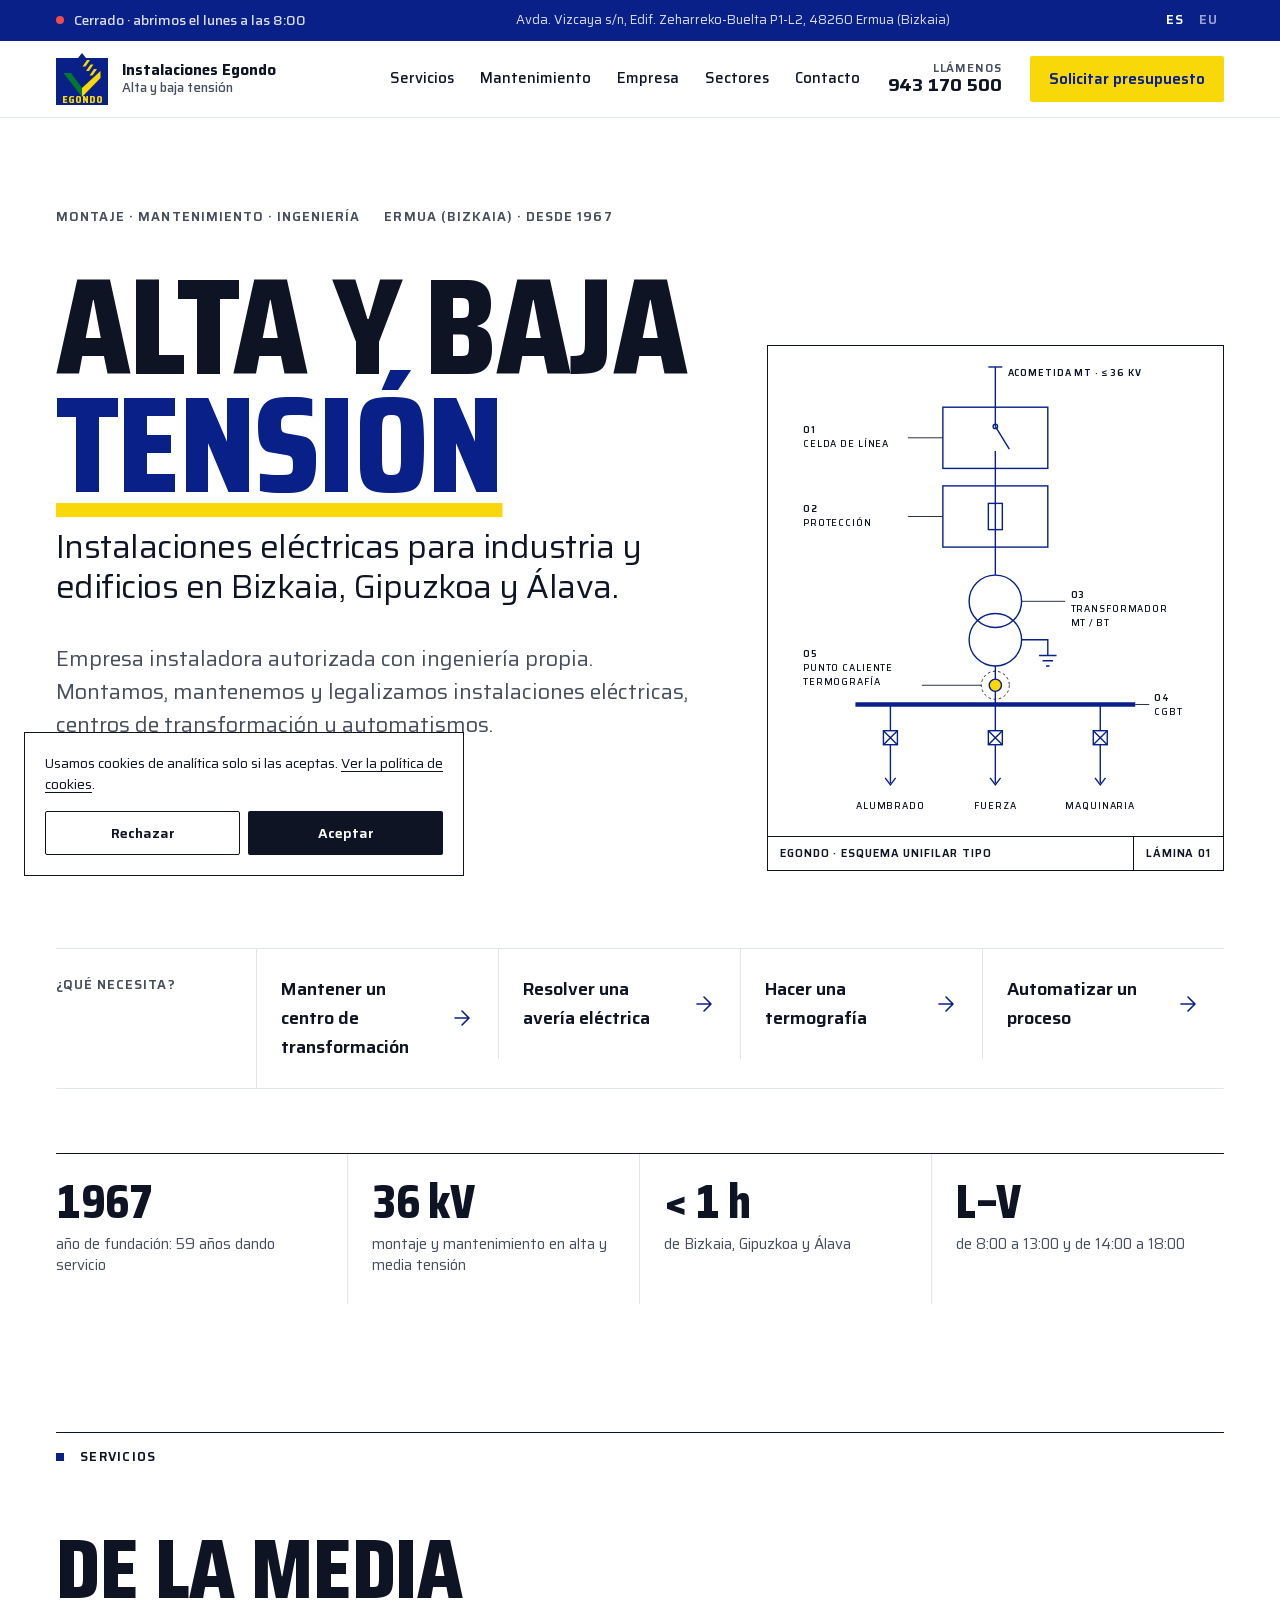
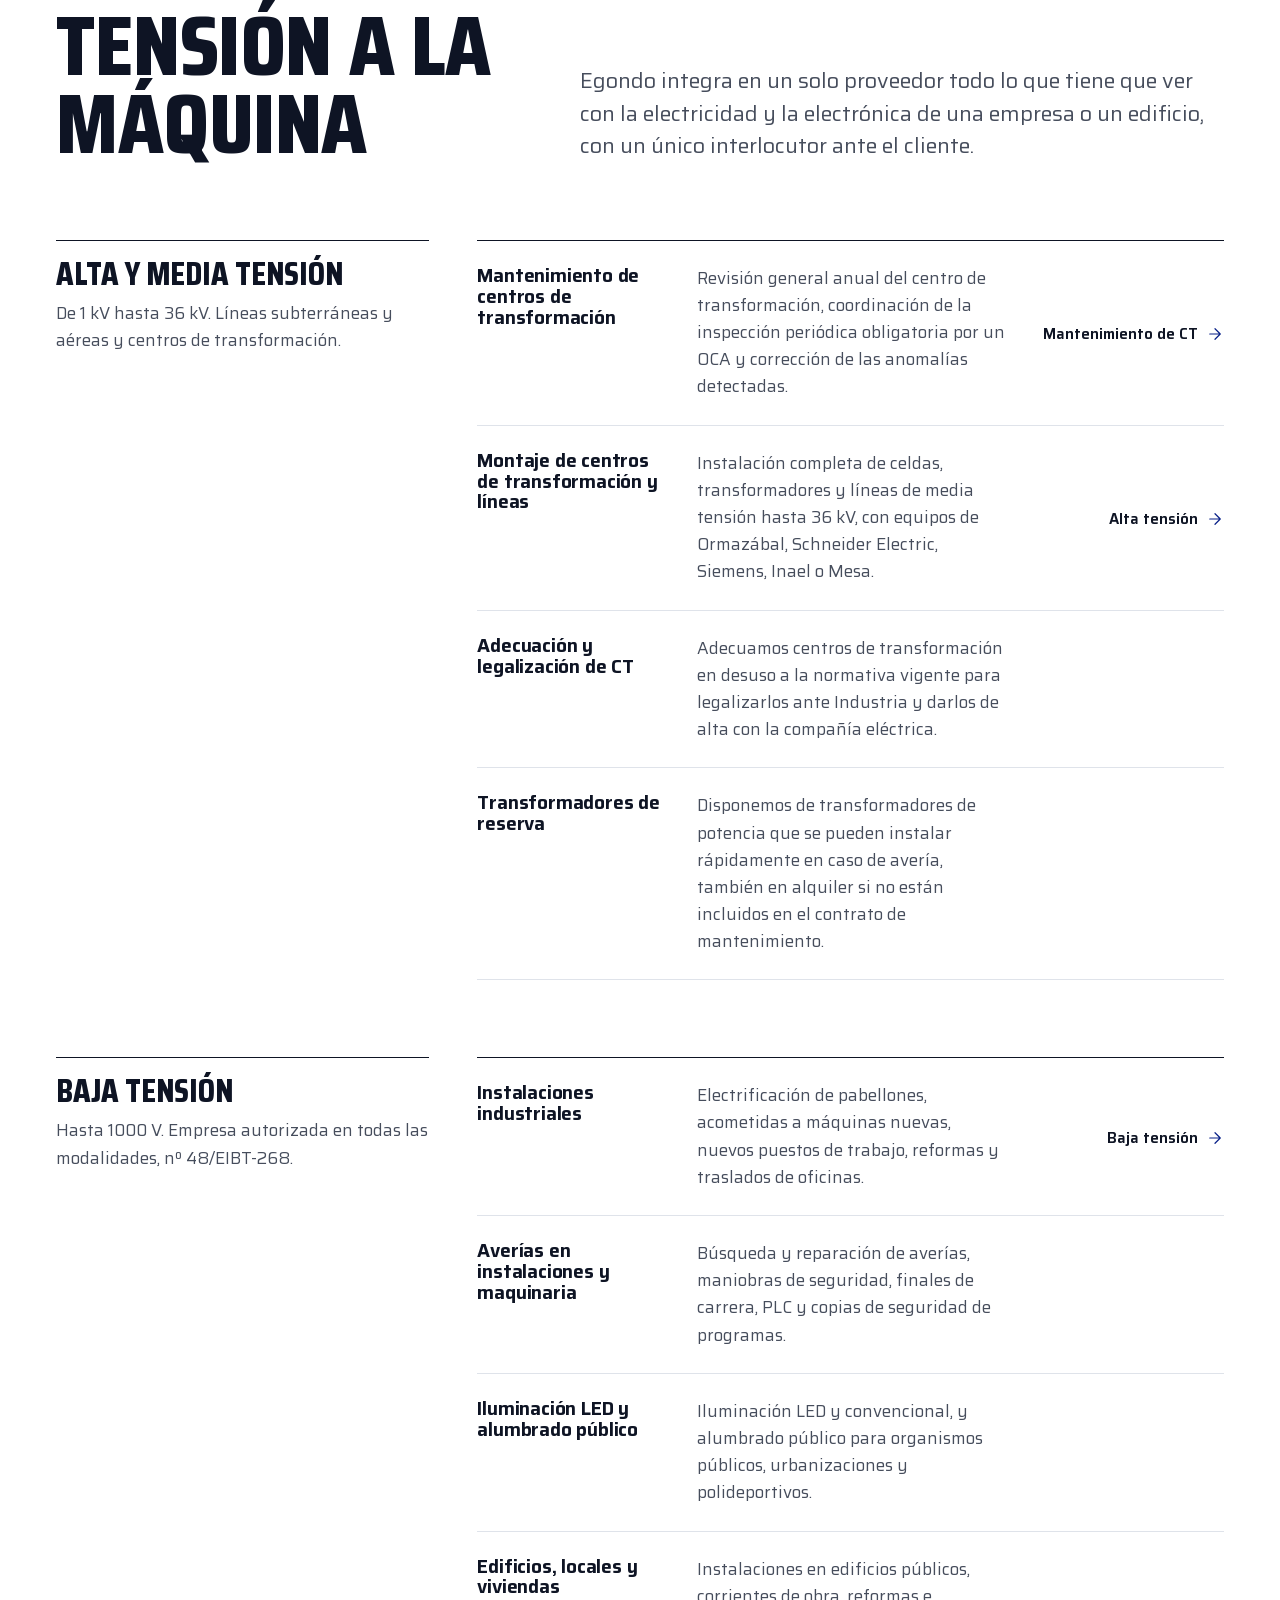
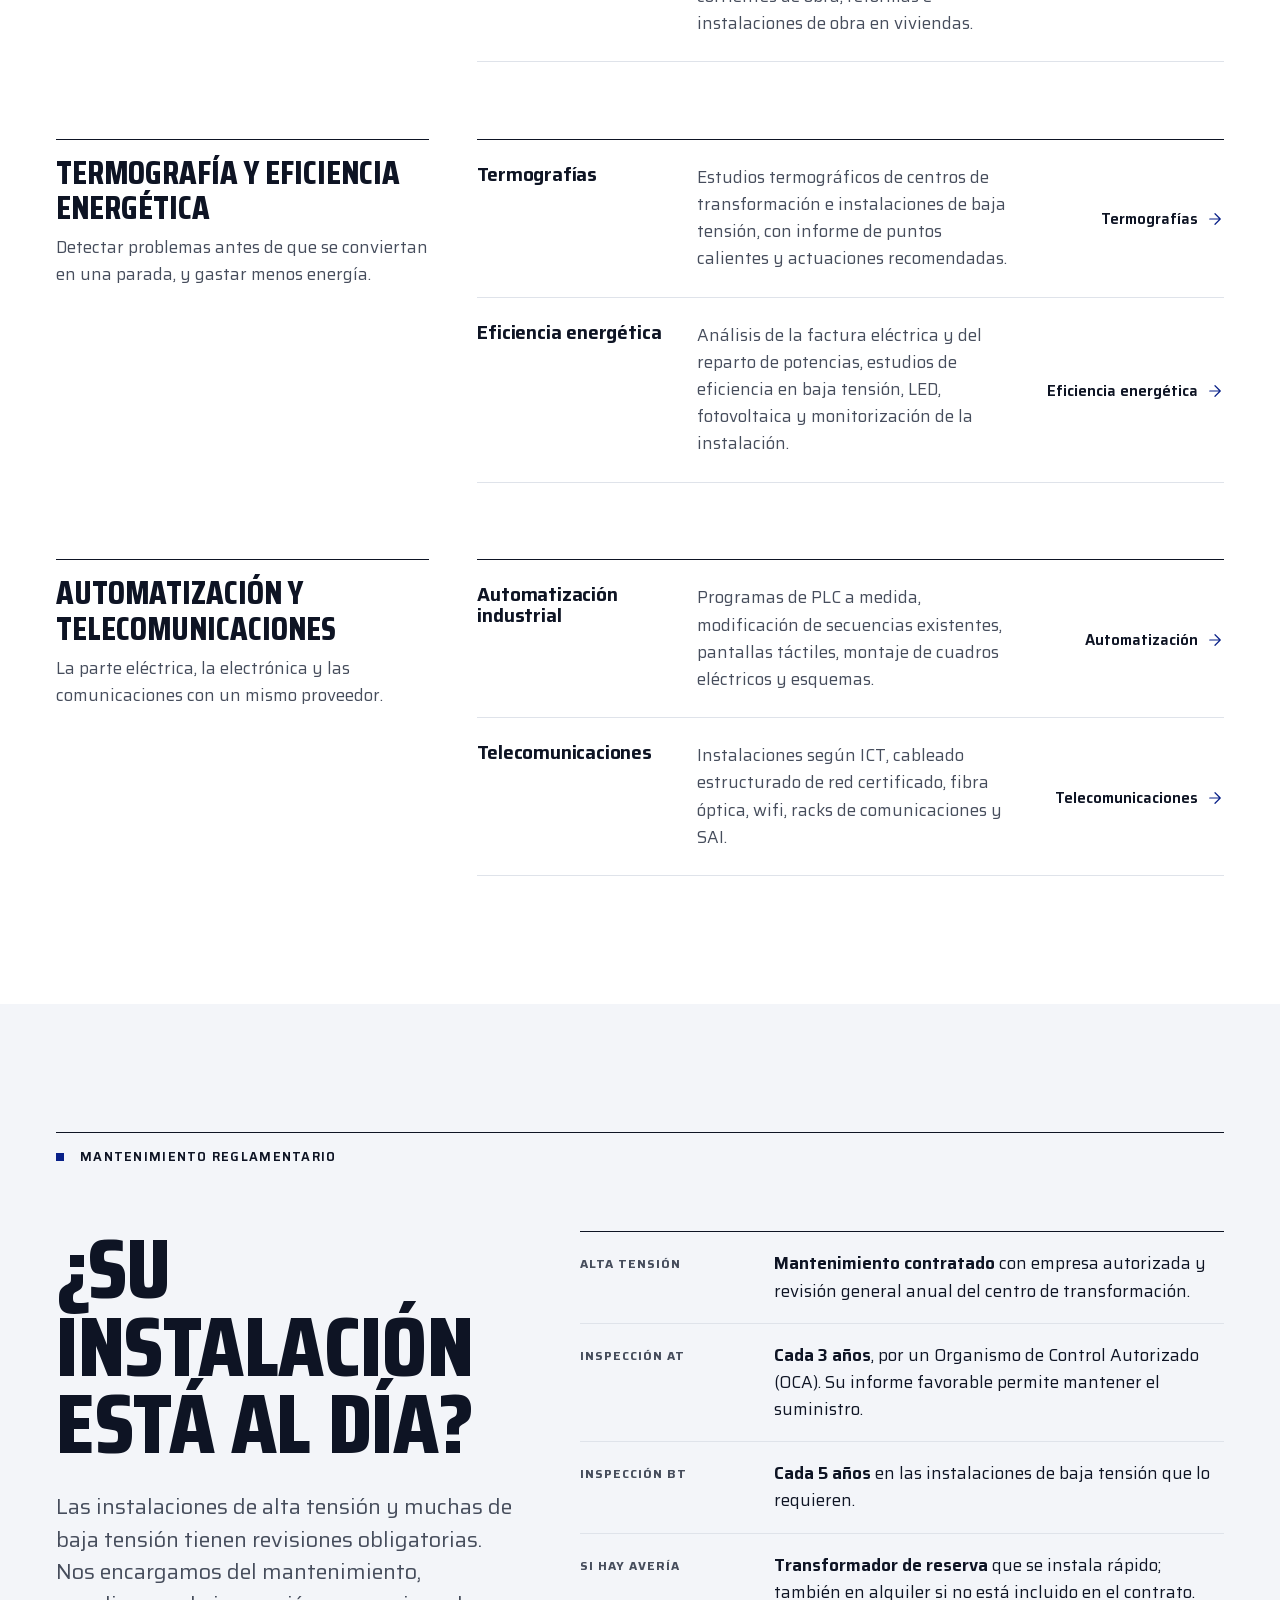
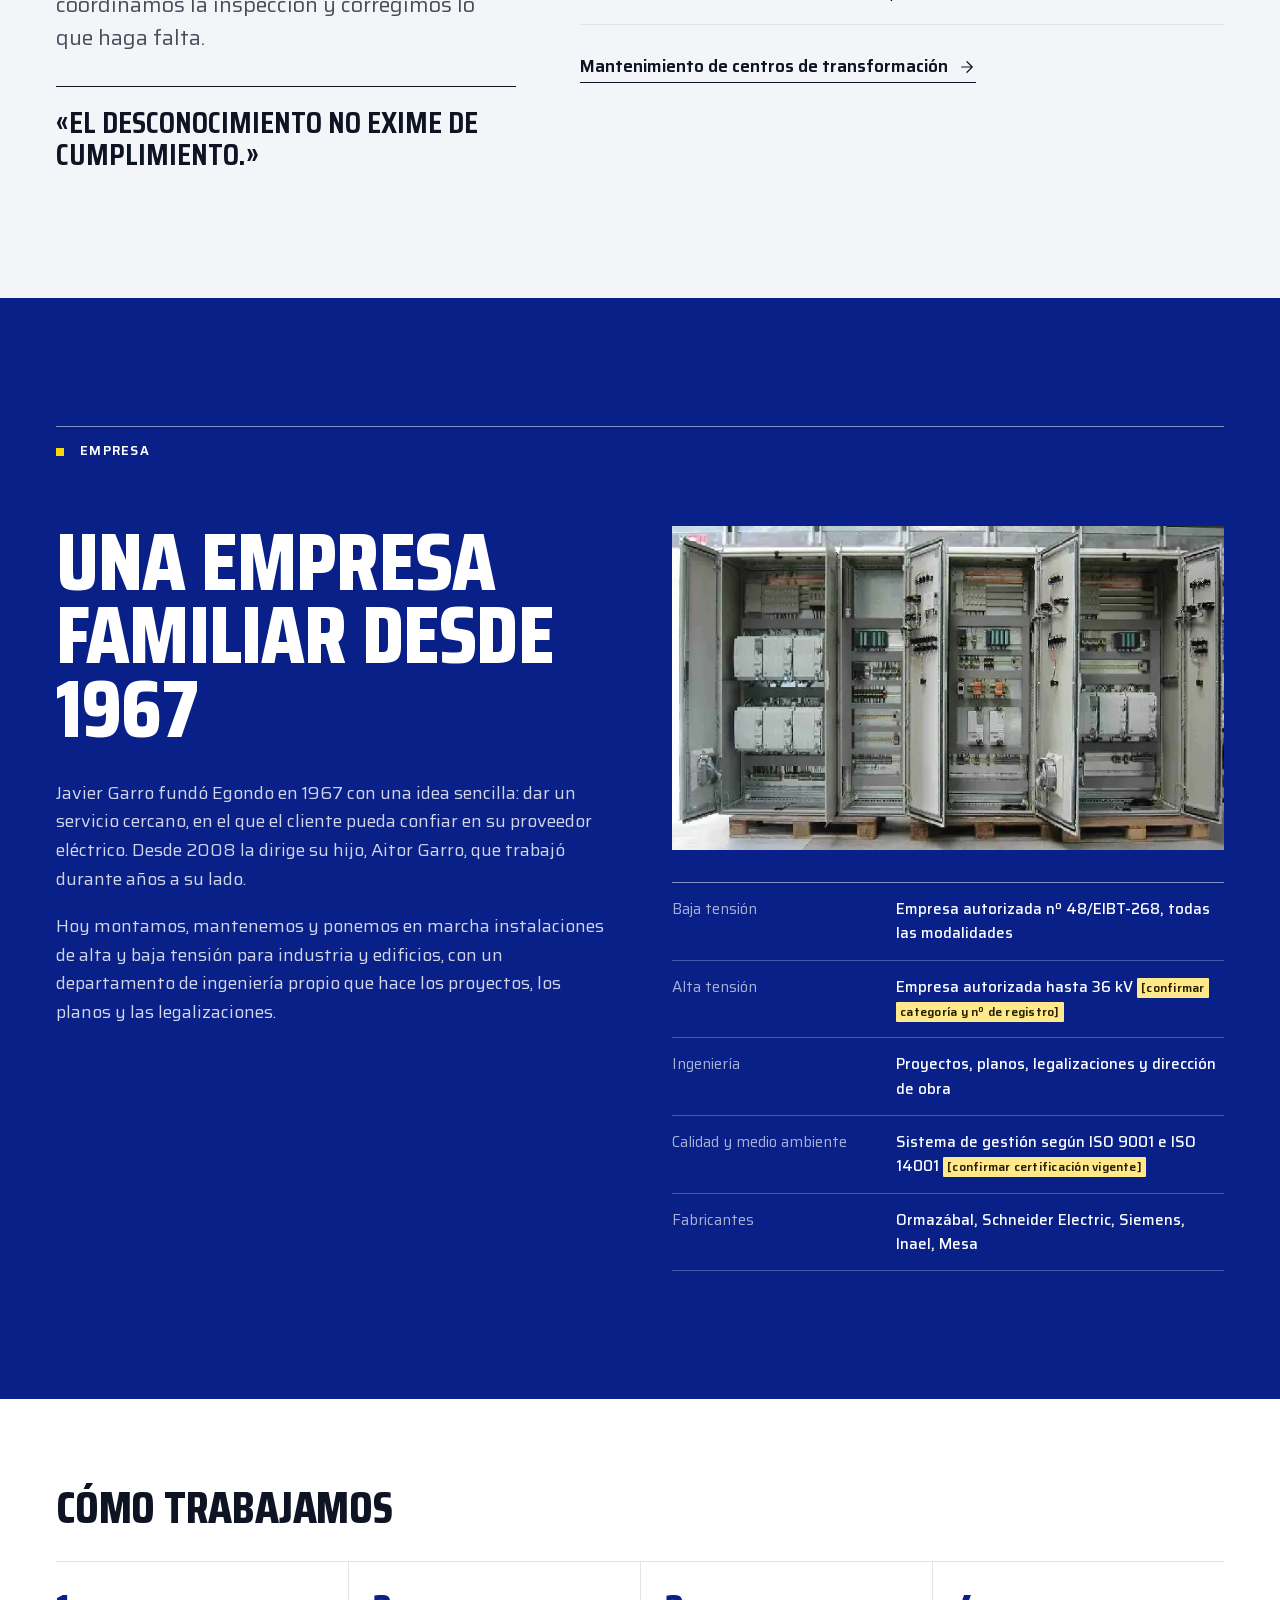
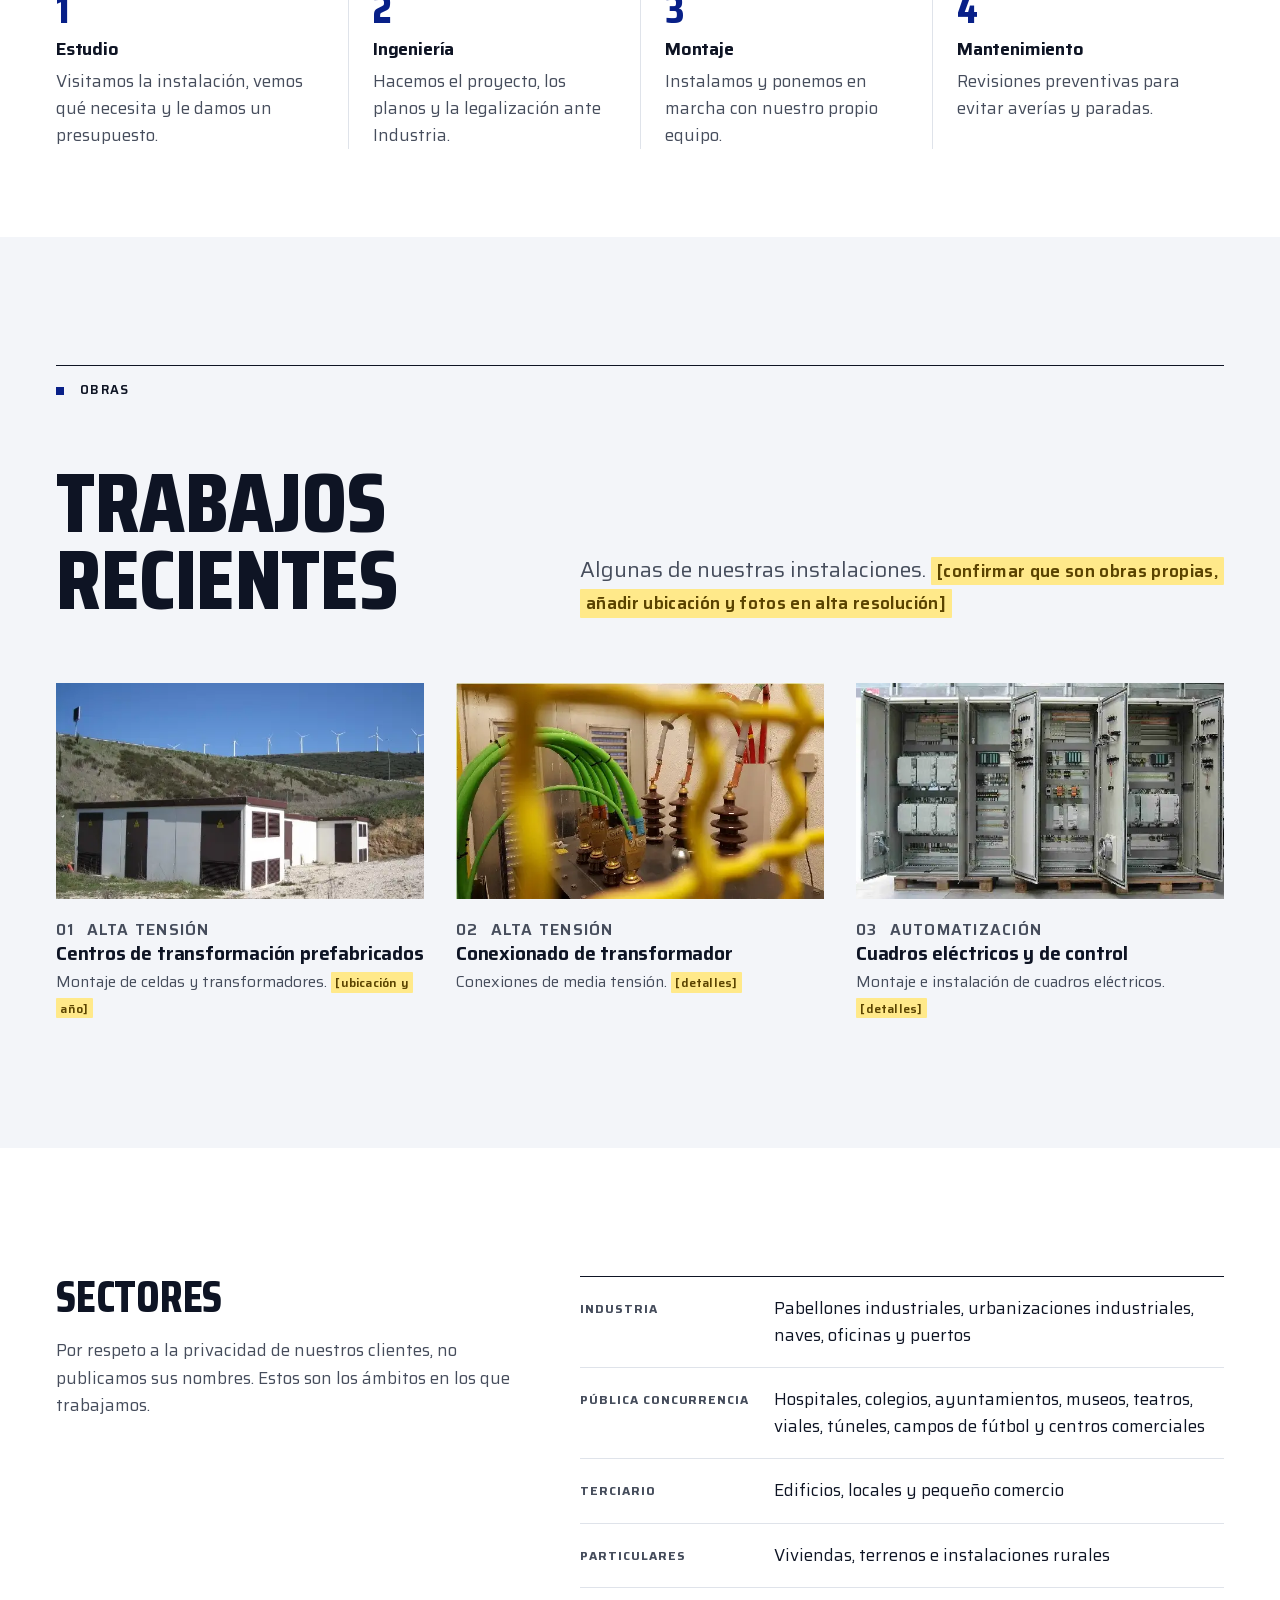
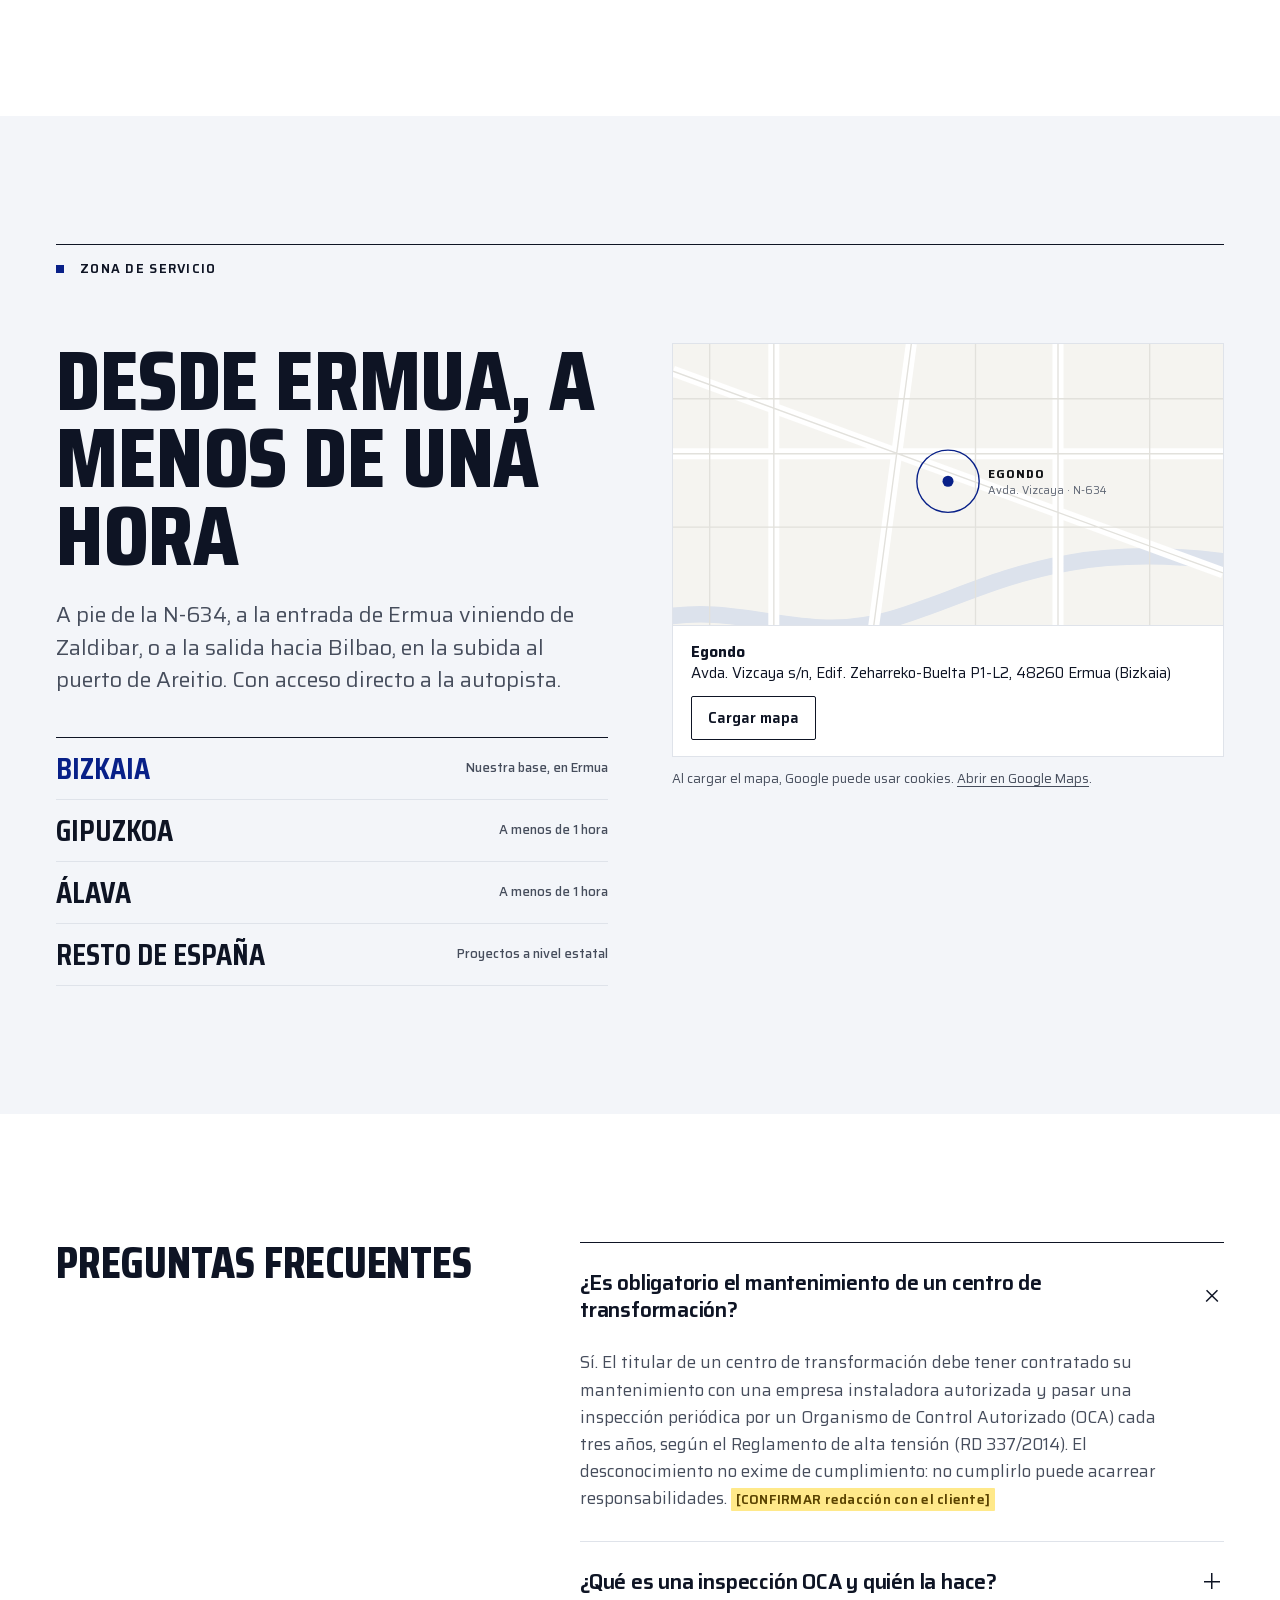
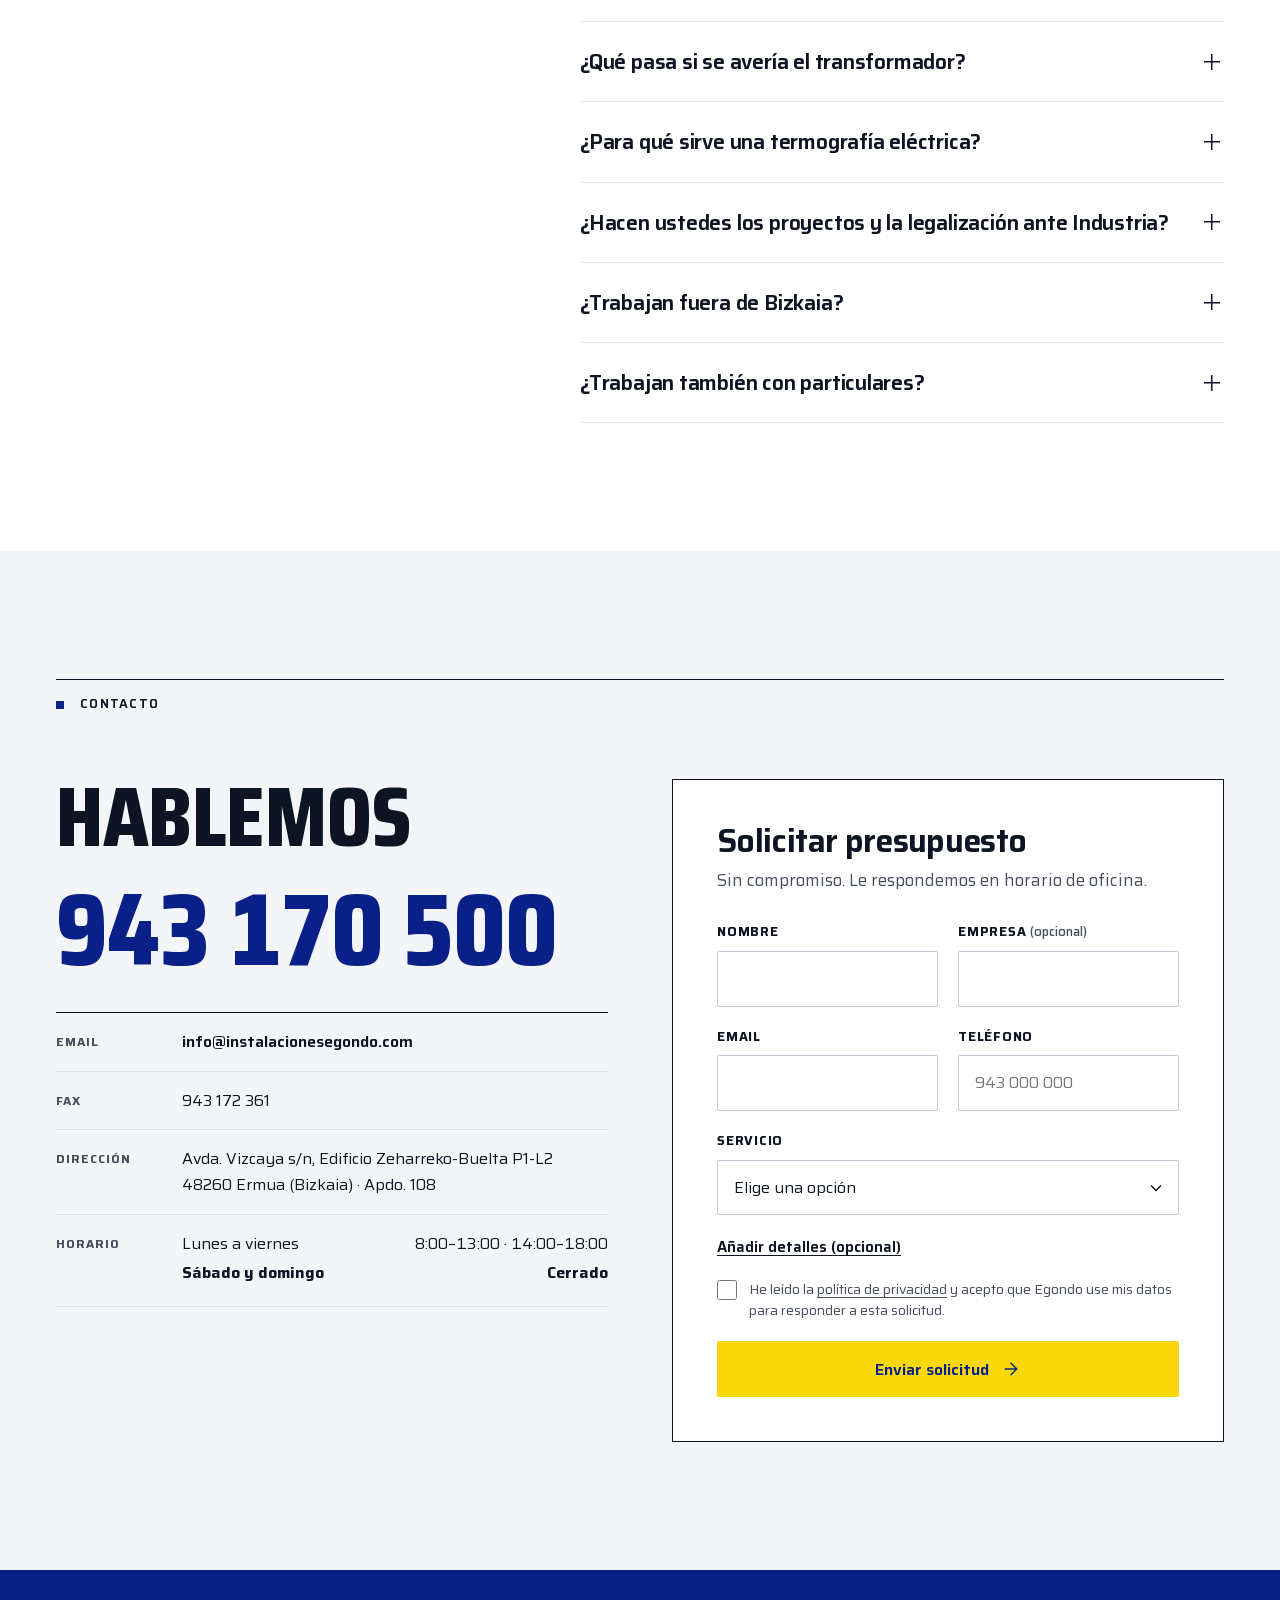
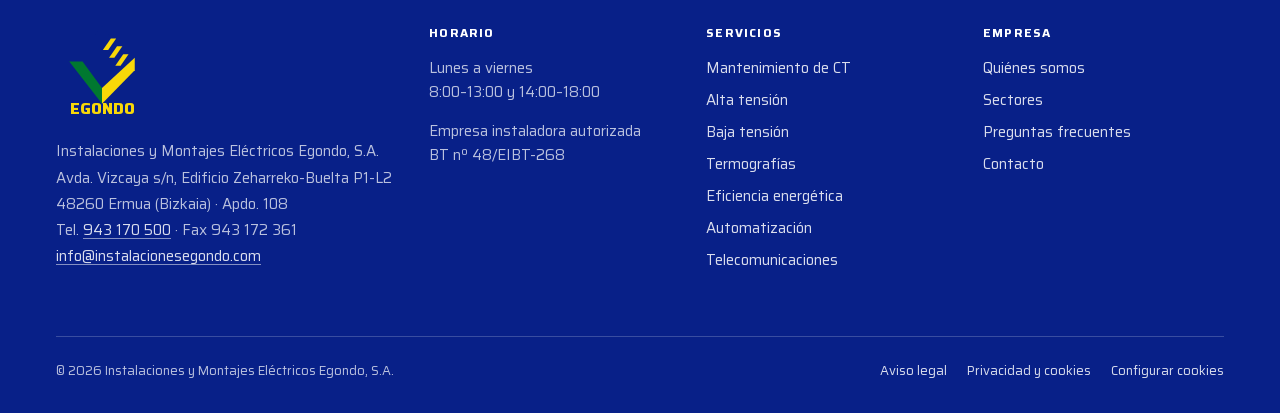
<file: index.html>
<!DOCTYPE html>
<html lang="es">
<head>
  <meta charset="utf-8">
  <meta name="viewport" content="width=device-width, initial-scale=1, viewport-fit=cover">
  <title>Instalaciones eléctricas en alta y baja tensión | Egondo</title>
  <meta name="description" content="Empresa instaladora eléctrica en Ermua desde 1967: alta y baja tensión, centros de transformación, termografías y automatización. Llame al 943 170 500.">
  <link rel="canonical" href="https://instalacionesegondo.com/">

  <link rel="alternate" hreflang="es-ES" href="https://instalacionesegondo.com/">
  <link rel="alternate" hreflang="eu-ES" href="https://instalacionesegondo.com/eu/">
  <link rel="alternate" hreflang="x-default" href="https://instalacionesegondo.com/">
  <meta name="theme-color" content="#082088">
  <link rel="preload" href="fonts/saira-egondo.woff2" as="font" type="font/woff2" crossorigin>
  <meta name="format-detection" content="telephone=no">
  <link rel="icon" href="favicon.svg" type="image/svg+xml">
  <link rel="apple-touch-icon" href="apple-touch-icon.png">

  <meta property="og:type" content="website">
  <meta property="og:site_name" content="Instalaciones Egondo">
  <meta property="og:locale" content="es_ES">
  <meta property="og:locale:alternate" content="eu_ES">
  <meta property="og:title" content="Instalaciones eléctricas en alta y baja tensión | Egondo">
  <meta property="og:description" content="Empresa instaladora eléctrica en Ermua desde 1967: alta y baja tensión, centros de transformación, termografías y automatización. Llame al 943 170 500.">
  <meta property="og:url" content="https://instalacionesegondo.com/">
  <meta property="og:image" content="https://instalacionesegondo.com/og-egondo.jpg">
  <meta property="og:image:width" content="1200">
  <meta property="og:image:height" content="630">
  <meta property="og:image:alt" content="Instalaciones Egondo, instalaciones eléctricas en alta y baja tensión">
  <meta name="twitter:card" content="summary_large_image">
  <meta name="twitter:title" content="Instalaciones eléctricas en alta y baja tensión | Egondo">
  <meta name="twitter:description" content="Empresa instaladora eléctrica en Ermua desde 1967: alta y baja tensión, centros de transformación, termografías y automatización. Llame al 943 170 500.">
  <meta name="twitter:image" content="https://instalacionesegondo.com/og-egondo.jpg">
  <script type="application/ld+json">
  {
    "@context": "https://schema.org",
    "@graph": [
      {
        "@type": "WebSite",
        "@id": "https://instalacionesegondo.com/#web",
        "url": "https://instalacionesegondo.com/",
        "name": "Instalaciones Egondo",
        "inLanguage": "es-ES",
        "publisher": {
          "@id": "https://instalacionesegondo.com/#negocio"
        }
      },
      {
        "@type": "Electrician",
        "@id": "https://instalacionesegondo.com/#negocio",
        "name": "Instalaciones Egondo",
        "legalName": "Instalaciones y Montajes Eléctricos Egondo, S.A.",
        "alternateName": "Egondo",
        "description": "Empresa instaladora eléctrica de Ermua (Bizkaia), fundada en 1967: montaje, mantenimiento y puesta en marcha de instalaciones de alta y baja tensión, centros de transformación, termografías, telecomunicaciones, automatización industrial y eficiencia energética, con ingeniería propia.",
        "url": "https://instalacionesegondo.com/",
        "logo": "https://instalacionesegondo.com/logo.svg",
        "image": [
          "https://instalacionesegondo.com/og-egondo.jpg",
          "https://instalacionesegondo.com/img/centro-transformacion.jpg"
        ],
        "foundingDate": "1967",
        "founder": {
          "@type": "Person",
          "name": "Javier Garro"
        },
        "telephone": "+34943170500",
        "faxNumber": "+34943172361",
        "email": "info@instalacionesegondo.com",
        "address": {
          "@type": "PostalAddress",
          "streetAddress": "Avda. Vizcaya s/n, Edificio Zeharreko-Buelta P1-L2",
          "postOfficeBoxNumber": "Apdo. 108",
          "addressLocality": "Ermua",
          "postalCode": "48260",
          "addressRegion": "Bizkaia",
          "addressCountry": "ES"
        },
        "geo": {
          "@type": "GeoCoordinates",
          "latitude": 43.1846,
          "longitude": -2.5108
        },
        "hasMap": "https://www.google.com/maps/search/?api=1&query=Instalaciones%20Egondo%2C%20Avenida%20Vizcaya%2C%2048260%20Ermua",
        "openingHoursSpecification": [
          {
            "@type": "OpeningHoursSpecification",
            "dayOfWeek": [
              "Monday",
              "Tuesday",
              "Wednesday",
              "Thursday",
              "Friday"
            ],
            "opens": "08:00",
            "closes": "13:00"
          },
          {
            "@type": "OpeningHoursSpecification",
            "dayOfWeek": [
              "Monday",
              "Tuesday",
              "Wednesday",
              "Thursday",
              "Friday"
            ],
            "opens": "14:00",
            "closes": "18:00"
          }
        ],
        "contactPoint": {
          "@type": "ContactPoint",
          "telephone": "+34943170500",
          "email": "info@instalacionesegondo.com",
          "contactType": "customer service",
          "areaServed": "ES",
          "availableLanguage": [
            "es",
            "eu"
          ]
        },
        "areaServed": [
          {
            "@type": "AdministrativeArea",
            "name": "Bizkaia"
          },
          {
            "@type": "AdministrativeArea",
            "name": "Gipuzkoa"
          },
          {
            "@type": "AdministrativeArea",
            "name": "Álava"
          },
          {
            "@type": "Country",
            "name": "España"
          }
        ],
        "knowsAbout": [
          "Alta tensión",
          "Centros de transformación",
          "Baja tensión",
          "Termografía",
          "Automatización industrial",
          "Telecomunicaciones",
          "Eficiencia energética"
        ],
        "sameAs": []
      },
      {
        "@type": "WebPage",
        "@id": "https://instalacionesegondo.com/#webpage",
        "url": "https://instalacionesegondo.com/",
        "name": "Instalaciones eléctricas en alta y baja tensión | Egondo",
        "inLanguage": "es-ES",
        "isPartOf": {
          "@id": "https://instalacionesegondo.com/#web"
        },
        "about": {
          "@id": "https://instalacionesegondo.com/#negocio"
        }
      },
      {
        "@type": "Service",
        "@id": "https://instalacionesegondo.com/mantenimiento-centros-transformacion/#servicio-ct-mantenimiento",
        "name": "Mantenimiento de centros de transformación",
        "serviceType": "Mantenimiento de centros de transformación",
        "description": "Revisión general anual del centro de transformación, coordinación de la inspección periódica obligatoria por un OCA y corrección de las anomalías detectadas.",
        "url": "https://instalacionesegondo.com/mantenimiento-centros-transformacion/",
        "provider": {
          "@id": "https://instalacionesegondo.com/#negocio"
        },
        "areaServed": [
          {
            "@type": "AdministrativeArea",
            "name": "Bizkaia"
          },
          {
            "@type": "AdministrativeArea",
            "name": "Gipuzkoa"
          },
          {
            "@type": "AdministrativeArea",
            "name": "Álava"
          },
          {
            "@type": "Country",
            "name": "España"
          }
        ]
      },
      {
        "@type": "Service",
        "@id": "https://instalacionesegondo.com/alta-tension/#servicio-ct-montaje",
        "name": "Montaje de centros de transformación y líneas",
        "serviceType": "Montaje de centros de transformación y líneas",
        "description": "Instalación completa de celdas, transformadores y líneas de media tensión hasta 36 kV, con equipos de Ormazábal, Schneider Electric, Siemens, Inael o Mesa.",
        "url": "https://instalacionesegondo.com/alta-tension/",
        "provider": {
          "@id": "https://instalacionesegondo.com/#negocio"
        },
        "areaServed": [
          {
            "@type": "AdministrativeArea",
            "name": "Bizkaia"
          },
          {
            "@type": "AdministrativeArea",
            "name": "Gipuzkoa"
          },
          {
            "@type": "AdministrativeArea",
            "name": "Álava"
          },
          {
            "@type": "Country",
            "name": "España"
          }
        ]
      },
      {
        "@type": "Service",
        "@id": "https://instalacionesegondo.com/#servicio-ct-legalizacion",
        "name": "Adecuación y legalización de CT",
        "serviceType": "Adecuación y legalización de CT",
        "description": "Adecuamos centros de transformación en desuso a la normativa vigente para legalizarlos ante Industria y darlos de alta con la compañía eléctrica.",
        "provider": {
          "@id": "https://instalacionesegondo.com/#negocio"
        },
        "areaServed": [
          {
            "@type": "AdministrativeArea",
            "name": "Bizkaia"
          },
          {
            "@type": "AdministrativeArea",
            "name": "Gipuzkoa"
          },
          {
            "@type": "AdministrativeArea",
            "name": "Álava"
          },
          {
            "@type": "Country",
            "name": "España"
          }
        ]
      },
      {
        "@type": "Service",
        "@id": "https://instalacionesegondo.com/#servicio-ct-reserva",
        "name": "Transformadores de reserva",
        "serviceType": "Transformadores de reserva",
        "description": "Disponemos de transformadores de potencia que se pueden instalar rápidamente en caso de avería, también en alquiler si no están incluidos en el contrato de mantenimiento.",
        "provider": {
          "@id": "https://instalacionesegondo.com/#negocio"
        },
        "areaServed": [
          {
            "@type": "AdministrativeArea",
            "name": "Bizkaia"
          },
          {
            "@type": "AdministrativeArea",
            "name": "Gipuzkoa"
          },
          {
            "@type": "AdministrativeArea",
            "name": "Álava"
          },
          {
            "@type": "Country",
            "name": "España"
          }
        ]
      },
      {
        "@type": "Service",
        "@id": "https://instalacionesegondo.com/baja-tension/#servicio-bt-industria",
        "name": "Instalaciones industriales",
        "serviceType": "Instalaciones industriales",
        "description": "Electrificación de pabellones, acometidas a máquinas nuevas, nuevos puestos de trabajo, reformas y traslados de oficinas.",
        "url": "https://instalacionesegondo.com/baja-tension/",
        "provider": {
          "@id": "https://instalacionesegondo.com/#negocio"
        },
        "areaServed": [
          {
            "@type": "AdministrativeArea",
            "name": "Bizkaia"
          },
          {
            "@type": "AdministrativeArea",
            "name": "Gipuzkoa"
          },
          {
            "@type": "AdministrativeArea",
            "name": "Álava"
          },
          {
            "@type": "Country",
            "name": "España"
          }
        ]
      },
      {
        "@type": "Service",
        "@id": "https://instalacionesegondo.com/#servicio-bt-averias",
        "name": "Averías en instalaciones y maquinaria",
        "serviceType": "Averías en instalaciones y maquinaria",
        "description": "Búsqueda y reparación de averías, maniobras de seguridad, finales de carrera, PLC y copias de seguridad de programas.",
        "provider": {
          "@id": "https://instalacionesegondo.com/#negocio"
        },
        "areaServed": [
          {
            "@type": "AdministrativeArea",
            "name": "Bizkaia"
          },
          {
            "@type": "AdministrativeArea",
            "name": "Gipuzkoa"
          },
          {
            "@type": "AdministrativeArea",
            "name": "Álava"
          },
          {
            "@type": "Country",
            "name": "España"
          }
        ]
      },
      {
        "@type": "Service",
        "@id": "https://instalacionesegondo.com/#servicio-bt-alumbrado",
        "name": "Iluminación LED y alumbrado público",
        "serviceType": "Iluminación LED y alumbrado público",
        "description": "Iluminación LED y convencional, y alumbrado público para organismos públicos, urbanizaciones y polideportivos.",
        "provider": {
          "@id": "https://instalacionesegondo.com/#negocio"
        },
        "areaServed": [
          {
            "@type": "AdministrativeArea",
            "name": "Bizkaia"
          },
          {
            "@type": "AdministrativeArea",
            "name": "Gipuzkoa"
          },
          {
            "@type": "AdministrativeArea",
            "name": "Álava"
          },
          {
            "@type": "Country",
            "name": "España"
          }
        ]
      },
      {
        "@type": "Service",
        "@id": "https://instalacionesegondo.com/#servicio-bt-edificios",
        "name": "Edificios, locales y viviendas",
        "serviceType": "Edificios, locales y viviendas",
        "description": "Instalaciones en edificios públicos, corrientes de obra, reformas e instalaciones de obra en viviendas.",
        "provider": {
          "@id": "https://instalacionesegondo.com/#negocio"
        },
        "areaServed": [
          {
            "@type": "AdministrativeArea",
            "name": "Bizkaia"
          },
          {
            "@type": "AdministrativeArea",
            "name": "Gipuzkoa"
          },
          {
            "@type": "AdministrativeArea",
            "name": "Álava"
          },
          {
            "@type": "Country",
            "name": "España"
          }
        ]
      },
      {
        "@type": "Service",
        "@id": "https://instalacionesegondo.com/termografias/#servicio-termografia",
        "name": "Termografías",
        "serviceType": "Termografías",
        "description": "Estudios termográficos de centros de transformación e instalaciones de baja tensión, con informe de puntos calientes y actuaciones recomendadas.",
        "url": "https://instalacionesegondo.com/termografias/",
        "provider": {
          "@id": "https://instalacionesegondo.com/#negocio"
        },
        "areaServed": [
          {
            "@type": "AdministrativeArea",
            "name": "Bizkaia"
          },
          {
            "@type": "AdministrativeArea",
            "name": "Gipuzkoa"
          },
          {
            "@type": "AdministrativeArea",
            "name": "Álava"
          },
          {
            "@type": "Country",
            "name": "España"
          }
        ]
      },
      {
        "@type": "Service",
        "@id": "https://instalacionesegondo.com/eficiencia-energetica/#servicio-eficiencia",
        "name": "Eficiencia energética",
        "serviceType": "Eficiencia energética",
        "description": "Análisis de la factura eléctrica y del reparto de potencias, estudios de eficiencia en baja tensión, LED, fotovoltaica y monitorización de la instalación.",
        "url": "https://instalacionesegondo.com/eficiencia-energetica/",
        "provider": {
          "@id": "https://instalacionesegondo.com/#negocio"
        },
        "areaServed": [
          {
            "@type": "AdministrativeArea",
            "name": "Bizkaia"
          },
          {
            "@type": "AdministrativeArea",
            "name": "Gipuzkoa"
          },
          {
            "@type": "AdministrativeArea",
            "name": "Álava"
          },
          {
            "@type": "Country",
            "name": "España"
          }
        ]
      },
      {
        "@type": "Service",
        "@id": "https://instalacionesegondo.com/automatizacion-industrial/#servicio-automatizacion",
        "name": "Automatización industrial",
        "serviceType": "Automatización industrial",
        "description": "Programas de PLC a medida, modificación de secuencias existentes, pantallas táctiles, montaje de cuadros eléctricos y esquemas.",
        "url": "https://instalacionesegondo.com/automatizacion-industrial/",
        "provider": {
          "@id": "https://instalacionesegondo.com/#negocio"
        },
        "areaServed": [
          {
            "@type": "AdministrativeArea",
            "name": "Bizkaia"
          },
          {
            "@type": "AdministrativeArea",
            "name": "Gipuzkoa"
          },
          {
            "@type": "AdministrativeArea",
            "name": "Álava"
          },
          {
            "@type": "Country",
            "name": "España"
          }
        ]
      },
      {
        "@type": "Service",
        "@id": "https://instalacionesegondo.com/telecomunicaciones/#servicio-telecom",
        "name": "Telecomunicaciones",
        "serviceType": "Telecomunicaciones",
        "description": "Instalaciones según ICT, cableado estructurado de red certificado, fibra óptica, wifi, racks de comunicaciones y SAI.",
        "url": "https://instalacionesegondo.com/telecomunicaciones/",
        "provider": {
          "@id": "https://instalacionesegondo.com/#negocio"
        },
        "areaServed": [
          {
            "@type": "AdministrativeArea",
            "name": "Bizkaia"
          },
          {
            "@type": "AdministrativeArea",
            "name": "Gipuzkoa"
          },
          {
            "@type": "AdministrativeArea",
            "name": "Álava"
          },
          {
            "@type": "Country",
            "name": "España"
          }
        ]
      },
      {
        "@type": "FAQPage",
        "@id": "https://instalacionesegondo.com/#faq",
        "mainEntity": [
          {
            "@type": "Question",
            "name": "¿Es obligatorio el mantenimiento de un centro de transformación?",
            "acceptedAnswer": {
              "@type": "Answer",
              "text": "Sí. El titular de un centro de transformación debe tener contratado su mantenimiento con una empresa instaladora autorizada y pasar una inspección periódica por un Organismo de Control Autorizado (OCA) cada tres años, según el Reglamento de alta tensión (RD 337/2014). El desconocimiento no exime de cumplimiento: no cumplirlo puede acarrear responsabilidades."
            }
          },
          {
            "@type": "Question",
            "name": "¿Qué es una inspección OCA y quién la hace?",
            "acceptedAnswer": {
              "@type": "Answer",
              "text": "Es la inspección reglamentaria que realiza un Organismo de Control Autorizado, una entidad externa e independiente. Su informe favorable permite mantener el suministro. En alta tensión es cada tres años y en las instalaciones de baja tensión que lo requieren, cada cinco. Nosotros la coordinamos y corregimos las anomalías que señale el informe."
            }
          },
          {
            "@type": "Question",
            "name": "¿Qué pasa si se avería el transformador?",
            "acceptedAnswer": {
              "@type": "Answer",
              "text": "Disponemos de transformadores de potencia para nuestros clientes que se pueden instalar rápidamente en caso de avería. Si el servicio no está incluido en el contrato de mantenimiento, también se puede alquilar."
            }
          },
          {
            "@type": "Question",
            "name": "¿Para qué sirve una termografía eléctrica?",
            "acceptedAnswer": {
              "@type": "Answer",
              "text": "Para encontrar calentamientos anómalos en conexiones, cables y equipos antes de que provoquen una avería o una parada de producción. Con una cámara termográfica revisamos los puntos acordados y entregamos un informe con los valores medidos y las actuaciones recomendadas."
            }
          },
          {
            "@type": "Question",
            "name": "¿Hacen ustedes los proyectos y la legalización ante Industria?",
            "acceptedAnswer": {
              "@type": "Answer",
              "text": "Sí. Tenemos un departamento de ingeniería propio que hace planos, esquemas eléctricos, proyectos, boletines y legalizaciones de las instalaciones que realizamos o regularizamos, y que dirige la obra y la corrección de deficiencias."
            }
          },
          {
            "@type": "Question",
            "name": "¿Trabajan fuera de Bizkaia?",
            "acceptedAnswer": {
              "@type": "Answer",
              "text": "Sí. Estamos en Ermua, junto a la N-634 y con acceso directo a la autopista, a menos de una hora de Bizkaia, Gipuzkoa y Álava. Damos servicio a nivel local, provincial, autonómico y estatal."
            }
          },
          {
            "@type": "Question",
            "name": "¿Trabajan también con particulares?",
            "acceptedAnswer": {
              "@type": "Answer",
              "text": "Sí. Además de industria y edificios, hacemos instalaciones en viviendas (reformas e instalaciones de obra), terrenos particulares e instalaciones rurales."
            }
          }
        ]
      }
    ]
  }
  </script>

<link rel="stylesheet" href="css/estilos.css"></head>
<body>
  <a class="skip" href="#contenido">Saltar al contenido</a>
  <div class="barra">
  <div class="wrap barra__in">
    <p class="estado" data-chip>
  <span class="estado__punto" aria-hidden="true"></span>
  <span data-chip-text>L–V 8:00–13:00 y 14:00–18:00</span>
</p>
    <span class="barra__dir">Avda. Vizcaya s/n, Edif. Zeharreko-Buelta P1-L2, 48260 Ermua (Bizkaia)</span>
    <div class="idioma" aria-label="Idioma">
      <a href="./" hreflang="es" lang="es" aria-current="true">ES</a>
      <a href="eu/" hreflang="eu" lang="eu">EU</a>
    </div>
  </div>
</div>
<header class="cab">
  <div class="wrap cab__in">
    <a class="marca" href="./">
      <svg viewBox="0 0 104 104" width="52" height="52" aria-hidden="true"><path d="M0 10h44l8-10 8 10h44v94H0z" fill="#082088"></path><path d="M15 40h15l22 30v18z" fill="#007830"></path><path d="M89 36v14L52 88V70z" fill="#F8D808"></path><g fill="#F8D808"><path d="M62 14h6l-9 13h-6z"></path><path d="M69 23h6l-9 13h-6z"></path><path d="M76 32h6l-9 13h-6z"></path></g><text x="52" y="99" text-anchor="middle" font-family="'Saira Egondo', Arial, sans-serif" font-weight="800" font-size="18" fill="#F8D808">EGONDO</text></svg>
      <span class="marca__txt"><b>Instalaciones Egondo</b>Alta y baja tensión</span>
    </a>
    <nav class="nav" aria-label="Principal"><a href="./#servicios">Servicios</a><a href="mantenimiento-centros-transformacion/">Mantenimiento</a><a href="./#empresa">Empresa</a><a href="./#sectores">Sectores</a><a href="contacto/">Contacto</a></nav>
    <a class="cab__tel" href="tel:+34943170500" data-ub="cabecera"><small>Llámenos</small><span>943 170 500</span></a>
    <a class="btn btn--acento cab__cta" href="#contacto">Solicitar presupuesto</a>
    <details class="menu">
        <summary aria-label="Abrir menú"><svg class="ico" width="24" height="24" viewBox="0 0 24 24" fill="none" stroke="currentColor" stroke-width="1.6" stroke-linecap="round" stroke-linejoin="round" aria-hidden="true" focusable="false"><path d="M4 6h16M4 12h16M4 18h16"/></svg></summary>
        <nav class="menu__panel" aria-label="Menú móvil"><a href="./#servicios">Servicios</a><a href="mantenimiento-centros-transformacion/">Mantenimiento</a><a href="./#empresa">Empresa</a><a href="./#sectores">Sectores</a><a href="contacto/">Contacto</a></nav>
      </details>
  </div>
</header>
  <main id="contenido">

  <section class="portada" aria-labelledby="h1">
    <div class="wrap">
      <div class="portada__rejilla">
        <div>
          <p class="portada__ante"><span>Montaje · Mantenimiento · Ingeniería</span><span>Ermua (Bizkaia) · Desde 1967</span></p>
          <h1 id="h1">
            <span class="h1-gran">Alta y baja <em>tensión</em></span>
            <span class="h1-peq">Instalaciones eléctricas para industria y edificios en Bizkaia, Gipuzkoa y Álava.</span>
          </h1>
          <p class="entrada">Empresa instaladora autorizada con ingeniería propia. Montamos, mantenemos y legalizamos instalaciones eléctricas, centros de transformación y automatismos.</p>
          <div class="acciones">
            <a class="btn btn--acento" href="tel:+34943170500" data-ub="portada"><svg class="ico" width="24" height="24" viewBox="0 0 24 24" fill="none" stroke="currentColor" stroke-width="1.6" stroke-linecap="round" stroke-linejoin="round" aria-hidden="true" focusable="false"><path d="M22 16.92v3a2 2 0 0 1-2.18 2 19.8 19.8 0 0 1-8.63-3.07 19.5 19.5 0 0 1-6-6A19.8 19.8 0 0 1 2.12 4.18 2 2 0 0 1 4.11 2h3a2 2 0 0 1 2 1.72c.13.96.36 1.9.7 2.81a2 2 0 0 1-.45 2.11L8.09 9.91a16 16 0 0 0 6 6l1.27-1.27a2 2 0 0 1 2.11-.45c.9.34 1.85.57 2.81.7A2 2 0 0 1 22 16.92z"/></svg>Llamar al <span class="btn__num">943 170 500</span></a>
            <div class="acciones__sec">
              <a class="flecha" href="#contacto">Solicitar presupuesto <svg class="ico" width="18" height="18" viewBox="0 0 24 24" fill="none" stroke="currentColor" stroke-width="1.6" stroke-linecap="round" stroke-linejoin="round" aria-hidden="true" focusable="false"><path d="M5 12h14m-7-7 7 7-7 7"/></svg></a>
              <a class="flecha" href="mailto:info@instalacionesegondo.com" data-ub="portada">Escribir un email <svg class="ico" width="18" height="18" viewBox="0 0 24 24" fill="none" stroke="currentColor" stroke-width="1.6" stroke-linecap="round" stroke-linejoin="round" aria-hidden="true" focusable="false"><path d="M5 12h14m-7-7 7 7-7 7"/></svg></a>
            </div>
          </div>
        </div>
        <figure class="lamina" style="margin:0">
  <svg viewBox="0 0 520 560" role="img" aria-label="Esquema unifilar tipo: acometida de media tensión, celdas de línea y protección, transformador, cuadro general de baja tensión y salidas; un punto caliente señalado para termografía">
<rect width="520" height="560" fill="#fff"/>
<g fill="none" stroke="#082088" stroke-width="1.6">
  <path d="M260 24v46"/><path d="M252 24h16"/>
  <rect x="200" y="70" width="120" height="70"/>
  <path d="M260 70v22M260 120v20"/><circle cx="260" cy="92" r="2.5"/><path d="M260 92l16 26"/>
  <path d="M260 140v20"/>
  <rect x="200" y="160" width="120" height="70"/>
  <path d="M260 160v20M260 210v20"/><rect x="252" y="180" width="16" height="30"/><path d="M260 180v30"/>
  <path d="M260 230v32"/>
  <circle cx="260" cy="292" r="30"/><circle cx="260" cy="336" r="30"/>
  <path d="M290 336h30v18M310 354h20M314 360h12M318 366h4"/>
  <path d="M260 366v44"/>
  <path d="M100 410h320" stroke-width="5"/>
  <path d="M140 410v30M260 410v30M380 410v30"/>
  <rect x="132" y="440" width="16" height="16"/><path d="M132 440l16 16M148 440l-16 16"/>
  <rect x="252" y="440" width="16" height="16"/><path d="M252 440l16 16M268 440l-16 16"/>
  <rect x="372" y="440" width="16" height="16"/><path d="M372 440l16 16M388 440l-16 16"/>
  <path d="M140 456v44M260 456v44M380 456v44"/>
  <path d="M134 494l6 8 6-8M254 494l6 8 6-8M374 494l6 8 6-8"/>
</g>
<circle cx="260" cy="388" r="16" fill="none" stroke="#0E1424" stroke-width="1" stroke-dasharray="3 3"/>
<circle cx="260" cy="388" r="7" fill="#F8D808" stroke="#082088" stroke-width="1.6"/>
<g fill="none" stroke="#0E1424" stroke-width="1"><path d="M244 388H176"/><path d="M200 105h-40"/><path d="M200 195h-40"/><path d="M290 292h50"/><path d="M420 410h16"/></g>
<g font-size="10.5" font-weight="600" letter-spacing="1" fill="#0E1424">
  <text x="274" y="34">ACOMETIDA MT · ≤ 36 KV</text>
  <text x="40" y="100">01</text><text x="40" y="116" font-weight="500">CELDA DE LÍNEA</text>
  <text x="40" y="190">02</text><text x="40" y="206" font-weight="500">PROTECCIÓN</text>
  <text x="346" y="288">03</text><text x="346" y="304" font-weight="500">TRANSFORMADOR</text><text x="346" y="320" font-weight="500">MT / BT</text>
  <text x="442" y="406">04</text><text x="442" y="422" font-weight="500">CGBT</text>
  <text x="40" y="356">05</text><text x="40" y="372" font-weight="500">PUNTO CALIENTE</text><text x="40" y="388" font-weight="500">TERMOGRAFÍA</text>
  <text x="140" y="530" text-anchor="middle" font-weight="500">ALUMBRADO</text>
  <text x="260" y="530" text-anchor="middle" font-weight="500">FUERZA</text>
  <text x="380" y="530" text-anchor="middle" font-weight="500">MAQUINARIA</text>
</g></svg>
  <figcaption class="lamina__pie"><span>Egondo · Esquema unifilar tipo</span><span>Lámina 01</span></figcaption>
</figure>
      </div>

      <nav class="atajos" aria-labelledby="atajos-t">
        <p class="atajos__t" id="atajos-t">¿Qué necesita?</p>
        <ul><li><a href="mantenimiento-centros-transformacion/">Mantener un centro de transformación<svg class="ico" width="24" height="24" viewBox="0 0 24 24" fill="none" stroke="currentColor" stroke-width="1.6" stroke-linecap="round" stroke-linejoin="round" aria-hidden="true" focusable="false"><path d="M5 12h14m-7-7 7 7-7 7"/></svg></a></li><li><a href="baja-tension/" data-pendiente>Resolver una avería eléctrica<svg class="ico" width="24" height="24" viewBox="0 0 24 24" fill="none" stroke="currentColor" stroke-width="1.6" stroke-linecap="round" stroke-linejoin="round" aria-hidden="true" focusable="false"><path d="M5 12h14m-7-7 7 7-7 7"/></svg></a></li><li><a href="termografias/" data-pendiente>Hacer una termografía<svg class="ico" width="24" height="24" viewBox="0 0 24 24" fill="none" stroke="currentColor" stroke-width="1.6" stroke-linecap="round" stroke-linejoin="round" aria-hidden="true" focusable="false"><path d="M5 12h14m-7-7 7 7-7 7"/></svg></a></li><li><a href="automatizacion-industrial/" data-pendiente>Automatizar un proceso<svg class="ico" width="24" height="24" viewBox="0 0 24 24" fill="none" stroke="currentColor" stroke-width="1.6" stroke-linecap="round" stroke-linejoin="round" aria-hidden="true" focusable="false"><path d="M5 12h14m-7-7 7 7-7 7"/></svg></a></li></ul>
      </nav>

      <ul class="cifras" aria-label="Egondo en cifras">
        <li class="cifra"><b>1967</b><span>año de fundación: 59 años dando servicio</span></li>
        <li class="cifra"><b>36 kV</b><span>montaje y mantenimiento en alta y media tensión</span></li>
        <li class="cifra"><b>&lt; 1 h</b><span>de Bizkaia, Gipuzkoa y Álava</span></li>
        <li class="cifra"><b>L–V</b><span>de 8:00 a 13:00 y de 14:00 a 18:00</span></li>
      </ul>
    </div>
  </section>

  <section class="sec" id="servicios" aria-labelledby="serv-t">
    <div class="wrap">
      <p class="rotulo">Servicios</p>
      <div class="dos" style="margin-bottom:clamp(48px,6vw,80px);align-items:end">
        <h2 class="titular" id="serv-t">De la media tensión a la máquina</h2>
        <p class="entrada" style="margin:0">Egondo integra en un solo proveedor todo lo que tiene que ver con la electricidad y la electrónica de una empresa o un edificio, con un único interlocutor ante el cliente.</p>
      </div>
      <section class="grupo" aria-labelledby="g-alta">
          <div class="grupo__cab"><h3 id="g-alta">Alta y media tensión</h3><p>De 1 kV hasta 36 kV. Líneas subterráneas y aéreas y centros de transformación.</p></div>
          <div class="grupo__filas">
            <article class="fila fila--enlace">
                <h4>Mantenimiento de centros de transformación</h4>
                <p>Revisión general anual del centro de transformación, coordinación de la inspección periódica obligatoria por un OCA y corrección de las anomalías detectadas.</p>
                <a class="fila__ir" href="mantenimiento-centros-transformacion/" aria-label="Mantenimiento de CT"><span>Mantenimiento de CT</span><svg class="ico" width="18" height="18" viewBox="0 0 24 24" fill="none" stroke="currentColor" stroke-width="1.6" stroke-linecap="round" stroke-linejoin="round" aria-hidden="true" focusable="false"><path d="M5 12h14m-7-7 7 7-7 7"/></svg></a>
              </article><article class="fila fila--enlace">
                <h4>Montaje de centros de transformación y líneas</h4>
                <p>Instalación completa de celdas, transformadores y líneas de media tensión hasta 36 kV, con equipos de Ormazábal, Schneider Electric, Siemens, Inael o Mesa.</p>
                <a class="fila__ir" href="alta-tension/" data-pendiente aria-label="Alta tensión"><span>Alta tensión</span><svg class="ico" width="18" height="18" viewBox="0 0 24 24" fill="none" stroke="currentColor" stroke-width="1.6" stroke-linecap="round" stroke-linejoin="round" aria-hidden="true" focusable="false"><path d="M5 12h14m-7-7 7 7-7 7"/></svg></a>
              </article><article class="fila">
                <h4>Adecuación y legalización de CT</h4>
                <p>Adecuamos centros de transformación en desuso a la normativa vigente para legalizarlos ante Industria y darlos de alta con la compañía eléctrica.</p>

              </article><article class="fila">
                <h4>Transformadores de reserva</h4>
                <p>Disponemos de transformadores de potencia que se pueden instalar rápidamente en caso de avería, también en alquiler si no están incluidos en el contrato de mantenimiento.</p>

              </article>
          </div>
        </section><section class="grupo" aria-labelledby="g-baja">
          <div class="grupo__cab"><h3 id="g-baja">Baja tensión</h3><p>Hasta 1000 V. Empresa autorizada en todas las modalidades, nº 48/EIBT-268.</p></div>
          <div class="grupo__filas">
            <article class="fila fila--enlace">
                <h4>Instalaciones industriales</h4>
                <p>Electrificación de pabellones, acometidas a máquinas nuevas, nuevos puestos de trabajo, reformas y traslados de oficinas.</p>
                <a class="fila__ir" href="baja-tension/" data-pendiente aria-label="Baja tensión"><span>Baja tensión</span><svg class="ico" width="18" height="18" viewBox="0 0 24 24" fill="none" stroke="currentColor" stroke-width="1.6" stroke-linecap="round" stroke-linejoin="round" aria-hidden="true" focusable="false"><path d="M5 12h14m-7-7 7 7-7 7"/></svg></a>
              </article><article class="fila">
                <h4>Averías en instalaciones y maquinaria</h4>
                <p>Búsqueda y reparación de averías, maniobras de seguridad, finales de carrera, PLC y copias de seguridad de programas.</p>

              </article><article class="fila">
                <h4>Iluminación LED y alumbrado público</h4>
                <p>Iluminación LED y convencional, y alumbrado público para organismos públicos, urbanizaciones y polideportivos.</p>

              </article><article class="fila">
                <h4>Edificios, locales y viviendas</h4>
                <p>Instalaciones en edificios públicos, corrientes de obra, reformas e instalaciones de obra en viviendas.</p>

              </article>
          </div>
        </section><section class="grupo" aria-labelledby="g-diagnostico">
          <div class="grupo__cab"><h3 id="g-diagnostico">Termografía y eficiencia energética</h3><p>Detectar problemas antes de que se conviertan en una parada, y gastar menos energía.</p></div>
          <div class="grupo__filas">
            <article class="fila fila--enlace">
                <h4>Termografías</h4>
                <p>Estudios termográficos de centros de transformación e instalaciones de baja tensión, con informe de puntos calientes y actuaciones recomendadas.</p>
                <a class="fila__ir" href="termografias/" data-pendiente aria-label="Termografías"><span>Termografías</span><svg class="ico" width="18" height="18" viewBox="0 0 24 24" fill="none" stroke="currentColor" stroke-width="1.6" stroke-linecap="round" stroke-linejoin="round" aria-hidden="true" focusable="false"><path d="M5 12h14m-7-7 7 7-7 7"/></svg></a>
              </article><article class="fila fila--enlace">
                <h4>Eficiencia energética</h4>
                <p>Análisis de la factura eléctrica y del reparto de potencias, estudios de eficiencia en baja tensión, LED, fotovoltaica y monitorización de la instalación.</p>
                <a class="fila__ir" href="eficiencia-energetica/" data-pendiente aria-label="Eficiencia energética"><span>Eficiencia energética</span><svg class="ico" width="18" height="18" viewBox="0 0 24 24" fill="none" stroke="currentColor" stroke-width="1.6" stroke-linecap="round" stroke-linejoin="round" aria-hidden="true" focusable="false"><path d="M5 12h14m-7-7 7 7-7 7"/></svg></a>
              </article>
          </div>
        </section><section class="grupo" aria-labelledby="g-industria">
          <div class="grupo__cab"><h3 id="g-industria">Automatización y telecomunicaciones</h3><p>La parte eléctrica, la electrónica y las comunicaciones con un mismo proveedor.</p></div>
          <div class="grupo__filas">
            <article class="fila fila--enlace">
                <h4>Automatización industrial</h4>
                <p>Programas de PLC a medida, modificación de secuencias existentes, pantallas táctiles, montaje de cuadros eléctricos y esquemas.</p>
                <a class="fila__ir" href="automatizacion-industrial/" data-pendiente aria-label="Automatización"><span>Automatización</span><svg class="ico" width="18" height="18" viewBox="0 0 24 24" fill="none" stroke="currentColor" stroke-width="1.6" stroke-linecap="round" stroke-linejoin="round" aria-hidden="true" focusable="false"><path d="M5 12h14m-7-7 7 7-7 7"/></svg></a>
              </article><article class="fila fila--enlace">
                <h4>Telecomunicaciones</h4>
                <p>Instalaciones según ICT, cableado estructurado de red certificado, fibra óptica, wifi, racks de comunicaciones y SAI.</p>
                <a class="fila__ir" href="telecomunicaciones/" data-pendiente aria-label="Telecomunicaciones"><span>Telecomunicaciones</span><svg class="ico" width="18" height="18" viewBox="0 0 24 24" fill="none" stroke="currentColor" stroke-width="1.6" stroke-linecap="round" stroke-linejoin="round" aria-hidden="true" focusable="false"><path d="M5 12h14m-7-7 7 7-7 7"/></svg></a>
              </article>
          </div>
        </section>
    </div>
  </section>

  <section class="sec sec--papel" id="mantenimiento" aria-labelledby="mant-t">
    <div class="wrap">
      <p class="rotulo">Mantenimiento reglamentario</p>
      <div class="dos">
        <div>
          <h2 class="titular" id="mant-t" style="margin-bottom:28px">¿Su instalación está al día?</h2>
          <p class="entrada">Las instalaciones de alta tensión y muchas de baja tensión tienen revisiones obligatorias. Nos encargamos del mantenimiento, coordinamos la inspección y corregimos lo que haga falta.</p>
          <blockquote class="cita"><p>El desconocimiento no exime de cumplimiento.</p></blockquote>
        </div>
        <div>
          <dl class="tabla">
            <div><dt>Alta tensión</dt><dd><b>Mantenimiento contratado</b> con empresa autorizada y revisión general anual del centro de transformación.</dd></div>
            <div><dt>Inspección AT</dt><dd><b>Cada 3 años</b>, por un Organismo de Control Autorizado (OCA). Su informe favorable permite mantener el suministro.</dd></div>
            <div><dt>Inspección BT</dt><dd><b>Cada 5 años</b> en las instalaciones de baja tensión que lo requieren.</dd></div>
            <div><dt>Si hay avería</dt><dd><b>Transformador de reserva</b> que se instala rápido; también en alquiler si no está incluido en el contrato.</dd></div>
          </dl>
          <p style="margin-top:28px"><a class="flecha" href="mantenimiento-centros-transformacion/">Mantenimiento de centros de transformación <svg class="ico" width="18" height="18" viewBox="0 0 24 24" fill="none" stroke="currentColor" stroke-width="1.6" stroke-linecap="round" stroke-linejoin="round" aria-hidden="true" focusable="false"><path d="M5 12h14m-7-7 7 7-7 7"/></svg></a></p>
        </div>
      </div>
    </div>
  </section>

  <section class="sec oscuro" id="empresa" aria-labelledby="eq-t">
    <div class="wrap">
      <p class="rotulo">Empresa</p>
      <div class="nosotros">
        <div>
          <h2 class="lema" id="eq-t" style="margin-bottom:32px">Una empresa familiar desde 1967</h2>
          <p>Javier Garro fundó Egondo en 1967 con una idea sencilla: dar un servicio cercano, en el que el cliente pueda confiar en su proveedor eléctrico. Desde 2008 la dirige su hijo, Aitor Garro, que trabajó durante años a su lado.</p>
          <p>Hoy montamos, mantenemos y ponemos en marcha instalaciones de alta y baja tensión para industria y edificios, con un departamento de ingeniería propio que hace los proyectos, los planos y las legalizaciones.</p>
        </div>
        <div>
          <picture class="foto-real">
  <source srcset="/img/cuadros-electricos.webp" type="image/webp">
  <img src="img/cuadros-electricos.jpg" alt="Armarios de cuadros eléctricos con autómatas y protecciones" width="630" height="370" loading="lazy" decoding="async" sizes="(min-width: 860px) 50vw, 100vw">
</picture>
          <ul class="credenciales">
            <li><span>Baja tensión</span><span>Empresa autorizada nº 48/EIBT-268, todas las modalidades</span></li>
            <li><span>Alta tensión</span><span>Empresa autorizada hasta 36 kV <span class="tbd">[confirmar categoría y nº de registro]</span></span></li>
            <li><span>Ingeniería</span><span>Proyectos, planos, legalizaciones y dirección de obra</span></li>
            <li><span>Calidad y medio ambiente</span><span>Sistema de gestión según ISO 9001 e ISO 14001 <span class="tbd">[confirmar certificación vigente]</span></span></li>
            <li><span>Fabricantes</span><span>Ormazábal, Schneider Electric, Siemens, Inael, Mesa</span></li>
          </ul>
        </div>
      </div>
    </div>
  </section>

  <section class="sec sec--corta" aria-labelledby="proc-t">
    <div class="wrap">
      <h2 class="titular titular--m" id="proc-t" style="margin-bottom:32px">Cómo trabajamos</h2>
      <ol class="pasos pasos--4" style="border-top-color:var(--linea)"><li class="paso"><h3>Estudio</h3><p>Visitamos la instalación, vemos qué necesita y le damos un presupuesto.</p></li><li class="paso"><h3>Ingeniería</h3><p>Hacemos el proyecto, los planos y la legalización ante Industria.</p></li><li class="paso"><h3>Montaje</h3><p>Instalamos y ponemos en marcha con nuestro propio equipo.</p></li><li class="paso"><h3>Mantenimiento</h3><p>Revisiones preventivas para evitar averías y paradas.</p></li></ol>
    </div>
  </section>

  <section class="sec sec--papel" id="obras" aria-labelledby="obras-t">
    <div class="wrap">
      <p class="rotulo">Obras</p>
      <div class="dos" style="margin-bottom:clamp(40px,5vw,64px);align-items:end">
        <h2 class="titular" id="obras-t">Trabajos recientes</h2>
        <p class="entrada" style="margin:0">Algunas de nuestras instalaciones. <span class="tbd">[confirmar que son obras propias, añadir ubicación y fotos en alta resolución]</span></p>
      </div>
      <div class="obras">
        <figure class="obra">
          <picture class="foto-real">
  <source srcset="/img/centro-transformacion.webp" type="image/webp">
  <img src="img/centro-transformacion.jpg" alt="Centros de transformación prefabricados junto a un parque eólico" width="630" height="370" loading="lazy" decoding="async" sizes="(min-width: 860px) 50vw, 100vw">
</picture>
          <figcaption><p class="obra__meta"><span>01</span><span>Alta tensión</span></p><h3>Centros de transformación prefabricados</h3><p>Montaje de celdas y transformadores. <span class="tbd">[ubicación y año]</span></p></figcaption>
        </figure>
        <figure class="obra">
          <picture class="foto-real">
  <source srcset="/img/transformador.webp" type="image/webp">
  <img src="img/transformador.jpg" alt="Conexiones de media tensión de un transformador de potencia" width="630" height="370" loading="lazy" decoding="async" sizes="(min-width: 860px) 50vw, 100vw">
</picture>
          <figcaption><p class="obra__meta"><span>02</span><span>Alta tensión</span></p><h3>Conexionado de transformador</h3><p>Conexiones de media tensión. <span class="tbd">[detalles]</span></p></figcaption>
        </figure>
        <figure class="obra">
          <picture class="foto-real">
  <source srcset="/img/cuadros-electricos.webp" type="image/webp">
  <img src="img/cuadros-electricos.jpg" alt="Armarios de cuadros eléctricos con autómatas y protecciones" width="630" height="370" loading="lazy" decoding="async" sizes="(min-width: 860px) 50vw, 100vw">
</picture>
          <figcaption><p class="obra__meta"><span>03</span><span>Automatización</span></p><h3>Cuadros eléctricos y de control</h3><p>Montaje e instalación de cuadros eléctricos. <span class="tbd">[detalles]</span></p></figcaption>
        </figure>
      </div>
    </div>
  </section>

  <section class="sec" id="sectores" aria-labelledby="sect-t">
    <div class="wrap dos">
      <div>
        <h2 class="titular titular--m" id="sect-t" style="margin-bottom:20px">Sectores</h2>
        <p style="color:var(--gris)">Por respeto a la privacidad de nuestros clientes, no publicamos sus nombres. Estos son los ámbitos en los que trabajamos.</p>
      </div>
      <dl class="tabla"><div><dt>Industria</dt><dd>Pabellones industriales, urbanizaciones industriales, naves, oficinas y puertos</dd></div><div><dt>Pública concurrencia</dt><dd>Hospitales, colegios, ayuntamientos, museos, teatros, viales, túneles, campos de fútbol y centros comerciales</dd></div><div><dt>Terciario</dt><dd>Edificios, locales y pequeño comercio</dd></div><div><dt>Particulares</dt><dd>Viviendas, terrenos e instalaciones rurales</dd></div></dl>
    </div>
  </section>

  <section class="sec sec--papel" id="zona" aria-labelledby="zona-t">
    <div class="wrap">
      <p class="rotulo">Zona de servicio</p>
      <div class="dos dos--mitad">
        <div>
          <h2 class="titular" id="zona-t" style="margin-bottom:24px">Desde Ermua, a menos de una hora</h2>
          <p class="entrada" style="margin-bottom:40px">A pie de la N-634, a la entrada de Ermua viniendo de Zaldibar, o a la salida hacia Bilbao, en la subida al puerto de Areitio. Con acceso directo a la autopista.</p>
          <ul class="pueblos">
            <li><span class="base">Bizkaia <small>Nuestra base, en Ermua</small></span></li><li><a href="instalaciones-electricas-gipuzkoa/" data-pendiente>Gipuzkoa <small>A menos de 1 hora</small></a></li><li><a href="instalaciones-electricas-alava/" data-pendiente>Álava <small>A menos de 1 hora</small></a></li><li><span>Resto de España <small>Proyectos a nivel estatal</small></span></li>
          </ul>
        </div>
        <div>
  <div class="mapa" data-map="https://www.google.com/maps?q=Instalaciones%20Egondo%2C%20Avenida%20Vizcaya%2C%2048260%20Ermua%2C%20Bizkaia&output=embed">
    <svg viewBox="0 0 600 450" preserveAspectRatio="xMidYMid slice" aria-hidden="true">
      <rect width="600" height="450" fill="#F5F4F0"></rect>
      <path d="M-20 300C80 280 140 330 240 300S420 210 620 240" stroke="#DCE2EC" stroke-width="18" fill="none"></path>
      <g stroke="#fff" stroke-width="12" fill="none"><path d="M0 120h600M0 380h600M110 0v450M420 0v450M0 30l600 220M260 0l-60 450"></path></g>
      <g stroke="#E2E1DC" stroke-width="1.5" fill="none"><path d="M0 120h600M0 380h600M110 0v450M420 0v450M0 30l600 220M260 0l-60 450M0 200h600M330 0v450M520 0v450M40 0v450M0 60h600"></path></g>
      <circle cx="300" cy="150" r="34" fill="none" stroke="#082088" stroke-width="1.5"></circle>
      <circle cx="300" cy="150" r="6" fill="#082088"></circle>
      <text x="344" y="146" font-size="13" font-weight="700" letter-spacing="1" fill="#121417">EGONDO</text>
      <text x="344" y="164" font-size="12" fill="#5B6270">Avda. Vizcaya · N-634</text>
    </svg>
    <div class="mapa__ui">
      <address><strong>Egondo</strong><br>Avda. Vizcaya s/n, Edif. Zeharreko-Buelta P1-L2, 48260 Ermua (Bizkaia)</address>
      <button type="button" class="btn btn--linea" data-map-load>Cargar mapa</button>
    </div>
  </div>
  <p class="mapa__nota">Al cargar el mapa, Google puede usar cookies. <a href="https://www.google.com/maps/search/?api=1&query=Instalaciones%20Egondo%2C%20Avenida%20Vizcaya%2C%2048260%20Ermua" target="_blank" rel="noopener">Abrir en Google Maps</a>.</p>
</div>
      </div>
    </div>
  </section>

  <section class="sec" id="preguntas" aria-labelledby="faq-t">
    <div class="wrap dos dos--pegado">
      <h2 class="titular titular--m" id="faq-t">Preguntas frecuentes</h2>
      <div class="faq">
  <details open>
      <summary><h3>¿Es obligatorio el mantenimiento de un centro de transformación?</h3></summary>
      <div class="faq__r"><p>Sí. El titular de un centro de transformación debe tener contratado su mantenimiento con una empresa instaladora autorizada y pasar una inspección periódica por un Organismo de Control Autorizado (OCA) cada tres años, según el Reglamento de alta tensión (RD 337/2014). El desconocimiento no exime de cumplimiento: no cumplirlo puede acarrear responsabilidades. <span class="tbd">[CONFIRMAR redacción con el cliente]</span></p></div>
    </details><details>
      <summary><h3>¿Qué es una inspección OCA y quién la hace?</h3></summary>
      <div class="faq__r"><p>Es la inspección reglamentaria que realiza un Organismo de Control Autorizado, una entidad externa e independiente. Su informe favorable permite mantener el suministro. En alta tensión es cada tres años y en las instalaciones de baja tensión que lo requieren, cada cinco. Nosotros la coordinamos y corregimos las anomalías que señale el informe.</p></div>
    </details><details>
      <summary><h3>¿Qué pasa si se avería el transformador?</h3></summary>
      <div class="faq__r"><p>Disponemos de transformadores de potencia para nuestros clientes que se pueden instalar rápidamente en caso de avería. Si el servicio no está incluido en el contrato de mantenimiento, también se puede alquilar. <span class="tbd">[CONFIRMAR potencias disponibles y tiempos]</span></p></div>
    </details><details>
      <summary><h3>¿Para qué sirve una termografía eléctrica?</h3></summary>
      <div class="faq__r"><p>Para encontrar calentamientos anómalos en conexiones, cables y equipos antes de que provoquen una avería o una parada de producción. Con una cámara termográfica revisamos los puntos acordados y entregamos un informe con los valores medidos y las actuaciones recomendadas.</p></div>
    </details><details>
      <summary><h3>¿Hacen ustedes los proyectos y la legalización ante Industria?</h3></summary>
      <div class="faq__r"><p>Sí. Tenemos un departamento de ingeniería propio que hace planos, esquemas eléctricos, proyectos, boletines y legalizaciones de las instalaciones que realizamos o regularizamos, y que dirige la obra y la corrección de deficiencias.</p></div>
    </details><details>
      <summary><h3>¿Trabajan fuera de Bizkaia?</h3></summary>
      <div class="faq__r"><p>Sí. Estamos en Ermua, junto a la N-634 y con acceso directo a la autopista, a menos de una hora de Bizkaia, Gipuzkoa y Álava. Damos servicio a nivel local, provincial, autonómico y estatal.</p></div>
    </details><details>
      <summary><h3>¿Trabajan también con particulares?</h3></summary>
      <div class="faq__r"><p>Sí. Además de industria y edificios, hacemos instalaciones en viviendas (reformas e instalaciones de obra), terrenos particulares e instalaciones rurales.</p></div>
    </details>
</div>
    </div>
  </section>

  <section class="sec sec--papel" id="contacto" aria-labelledby="contacto-t">
    <div class="wrap">
      <p class="rotulo">Contacto</p>
      <div class="dos dos--mitad">
        <div>
          <h2 class="titular" id="contacto-t" style="margin-bottom:28px">Hablemos</h2>
          <a class="telgrande" href="tel:+34943170500" data-ub="contacto">943 170 500</a>
          <dl class="datos">
            <div class="dato"><dt>Email</dt><dd><a href="mailto:info@instalacionesegondo.com" data-ub="contacto">info@instalacionesegondo.com</a></dd></div>
            <div class="dato"><dt>Fax</dt><dd>943 172 361</dd></div>
            <div class="dato"><dt>Dirección</dt><dd>Avda. Vizcaya s/n, Edificio Zeharreko-Buelta P1-L2<br>48260 Ermua (Bizkaia) · Apdo. 108</dd></div>
            <div class="dato"><dt>Horario</dt><dd>
              <table class="horas">
                <caption class="sr">Horario de atención</caption>
                <tbody>
                  <tr data-dia="1,2,3,4,5"><th scope="row">Lunes a viernes</th><td>8:00–13:00 · 14:00–18:00</td></tr>
                  <tr data-dia="6,0"><th scope="row">Sábado y domingo</th><td>Cerrado</td></tr>
                </tbody>
              </table>
            </dd></div>
          </dl>
        </div>
        <div class="formulario">
  <h3 id="f-home-t">Solicitar presupuesto</h3>
  <p class="formulario__sub">Sin compromiso. Le respondemos en horario de oficina.</p>
  <form class="form" action="#contacto" method="post" data-form aria-labelledby="f-home-t">
    <div class="form__fila">
      <div class="campo"><label for="f-home-nombre">Nombre</label><input id="f-home-nombre" name="nombre" type="text" autocomplete="name" required minlength="2"></div>
      <div class="campo"><label for="f-home-empresa">Empresa <span>(opcional)</span></label><input id="f-home-empresa" name="empresa" type="text" autocomplete="organization"></div>
    </div>
    <div class="form__fila">
      <div class="campo"><label for="f-home-email">Email</label><input id="f-home-email" name="email" type="email" autocomplete="email" required></div>
      <div class="campo"><label for="f-home-tel">Teléfono</label><input id="f-home-tel" name="telefono" type="tel" inputmode="tel" autocomplete="tel" required pattern="[+0-9 ]{9,16}" placeholder="943 000 000"></div>
    </div>
    <div class="campo">
      <label for="f-home-serv">Servicio</label>
      <select id="f-home-serv" name="servicio" required>
        <option value="" disabled selected>Elige una opción</option>
        <option>Mantenimiento de centro de transformación</option><option>Alta y media tensión</option><option>Baja tensión / instalación industrial</option><option>Avería eléctrica</option><option>Termografía</option><option>Automatización industrial</option><option>Telecomunicaciones</option><option>Eficiencia energética / LED</option><option>Otro</option>
      </select>
    </div>
    <details class="mas"><summary>Añadir detalles (opcional)</summary><div class="campo"><label for="f-home-msg">Mensaje</label><textarea id="f-home-msg" name="mensaje" rows="3"></textarea></div></details>
    <div class="hp" aria-hidden="true"><label>No rellenar <input name="web" tabindex="-1" autocomplete="off"></label></div>
    <label class="casilla"><input type="checkbox" name="privacidad" required><span>He leído la <a href="privacidad/">política de privacidad</a> y acepto que Egondo use mis datos para responder a esta solicitud.</span></label>
    <button class="btn btn--acento btn--ancho" type="submit">Enviar solicitud <svg class="ico" width="24" height="24" viewBox="0 0 24 24" fill="none" stroke="currentColor" stroke-width="1.6" stroke-linecap="round" stroke-linejoin="round" aria-hidden="true" focusable="false"><path d="M5 12h14m-7-7 7 7-7 7"/></svg></button>
  </form>
  <div class="form__ok" role="status" hidden data-form-ok>
    <svg class="ico" width="28" height="28" viewBox="0 0 24 24" fill="none" stroke="currentColor" stroke-width="1.6" stroke-linecap="round" stroke-linejoin="round" aria-hidden="true" focusable="false"><path d="M20 6 9 17l-5-5"/></svg>
    <div><strong>Recibido. Le contestamos en horario de oficina.</strong>Si es urgente, llame al 943 170 500.</div>
  </div>
</div>
      </div>
    </div>
  </section>

  </main>
  <footer class="cierre">
  <div class="wrap">

    <div class="pie">
      <div class="pie__rejilla">
        <div class="pie__marca">
          <svg viewBox="0 0 104 104" width="72" height="72" aria-hidden="true"><path d="M0 10h44l8-10 8 10h44v94H0z" fill="#082088"></path><path d="M15 40h15l22 30v18z" fill="#007830"></path><path d="M89 36v14L52 88V70z" fill="#F8D808"></path><g fill="#F8D808"><path d="M62 14h6l-9 13h-6z"></path><path d="M69 23h6l-9 13h-6z"></path><path d="M76 32h6l-9 13h-6z"></path></g><text x="52" y="99" text-anchor="middle" font-family="'Saira Egondo', Arial, sans-serif" font-weight="800" font-size="18" fill="#F8D808">EGONDO</text></svg>
          <address>
            Instalaciones y Montajes Eléctricos Egondo, S.A.<br>
            Avda. Vizcaya s/n, Edificio Zeharreko-Buelta P1-L2<br>
            48260 Ermua (Bizkaia) · Apdo. 108<br>
            Tel. <a href="tel:+34943170500" data-ub="pie">943 170 500</a> · Fax 943 172 361<br>
            <a href="mailto:info@instalacionesegondo.com" data-ub="pie">info@instalacionesegondo.com</a>
          </address>
        </div>
        <div>
          <h2>Horario</h2>
          <p>Lunes a viernes<br>8:00–13:00 y 14:00–18:00</p>
          <p>Empresa instaladora autorizada<br>BT nº 48/EIBT-268</p>
        </div>

            <div>
              <h2>Servicios</h2>
              <ul><li><a href="mantenimiento-centros-transformacion/">Mantenimiento de CT</a></li><li><a href="alta-tension/" data-pendiente>Alta tensión</a></li><li><a href="baja-tension/" data-pendiente>Baja tensión</a></li><li><a href="termografias/" data-pendiente>Termografías</a></li><li><a href="eficiencia-energetica/" data-pendiente>Eficiencia energética</a></li><li><a href="automatizacion-industrial/" data-pendiente>Automatización</a></li><li><a href="telecomunicaciones/" data-pendiente>Telecomunicaciones</a></li></ul>
            </div>
            <div>
              <h2>Empresa</h2>
              <ul>
                <li><a href="./#empresa">Quiénes somos</a></li>
                <li><a href="./#sectores">Sectores</a></li>
                <li><a href="./#preguntas">Preguntas frecuentes</a></li>
                <li><a href="contacto/">Contacto</a></li>
              </ul>
            </div>

      </div>
      <div class="pie__base">
        <span>© 2026 Instalaciones y Montajes Eléctricos Egondo, S.A.</span>
        <nav aria-label="Legal">
          <a href="aviso-legal/">Aviso legal</a>
          <a href="privacidad/">Privacidad y cookies</a>
          <button type="button" class="boton-texto" data-cookie-open>Configurar cookies</button>
        </nav>
      </div>
    </div>
  </div>
</footer>
  <nav class="barra-movil" aria-label="Contacto rápido">
  <a class="bm-llamar" href="tel:+34943170500" data-ub="barra_movil"><svg class="ico" width="24" height="24" viewBox="0 0 24 24" fill="none" stroke="currentColor" stroke-width="1.6" stroke-linecap="round" stroke-linejoin="round" aria-hidden="true" focusable="false"><path d="M22 16.92v3a2 2 0 0 1-2.18 2 19.8 19.8 0 0 1-8.63-3.07 19.5 19.5 0 0 1-6-6A19.8 19.8 0 0 1 2.12 4.18 2 2 0 0 1 4.11 2h3a2 2 0 0 1 2 1.72c.13.96.36 1.9.7 2.81a2 2 0 0 1-.45 2.11L8.09 9.91a16 16 0 0 0 6 6l1.27-1.27a2 2 0 0 1 2.11-.45c.9.34 1.85.57 2.81.7A2 2 0 0 1 22 16.92z"/></svg>Llamar</a>
  <a class="bm-wa" href="mailto:info@instalacionesegondo.com" data-ub="barra_movil"><svg class="ico" width="24" height="24" viewBox="0 0 24 24" fill="none" stroke="currentColor" stroke-width="1.6" stroke-linecap="round" stroke-linejoin="round" aria-hidden="true" focusable="false"><rect x="2" y="4" width="20" height="16" rx="2"/><path d="m22 7-8.97 5.7a1.94 1.94 0 0 1-2.06 0L2 7"/></svg>Email</a>
  <a class="bm-pres" href="#contacto" data-ub="barra_movil">Presupuesto</a>
</nav>
  <div class="cookies" role="dialog" aria-modal="false" aria-labelledby="cookies-t" data-cookie hidden>
  <p id="cookies-t">Usamos cookies de analítica solo si las aceptas. <a href="privacidad/#cookies">Ver la política de cookies</a>.</p>
  <div class="cookies__btns">
    <button type="button" class="btn btn--linea" data-cookie-no>Rechazar</button>
    <button type="button" class="btn btn--tinta" data-cookie-si>Aceptar</button>
  </div>
</div>
  <div class="aviso" role="status" aria-live="polite" data-toast hidden></div>
  <script src="js/app.js" defer></script>
</body></html>
</file>
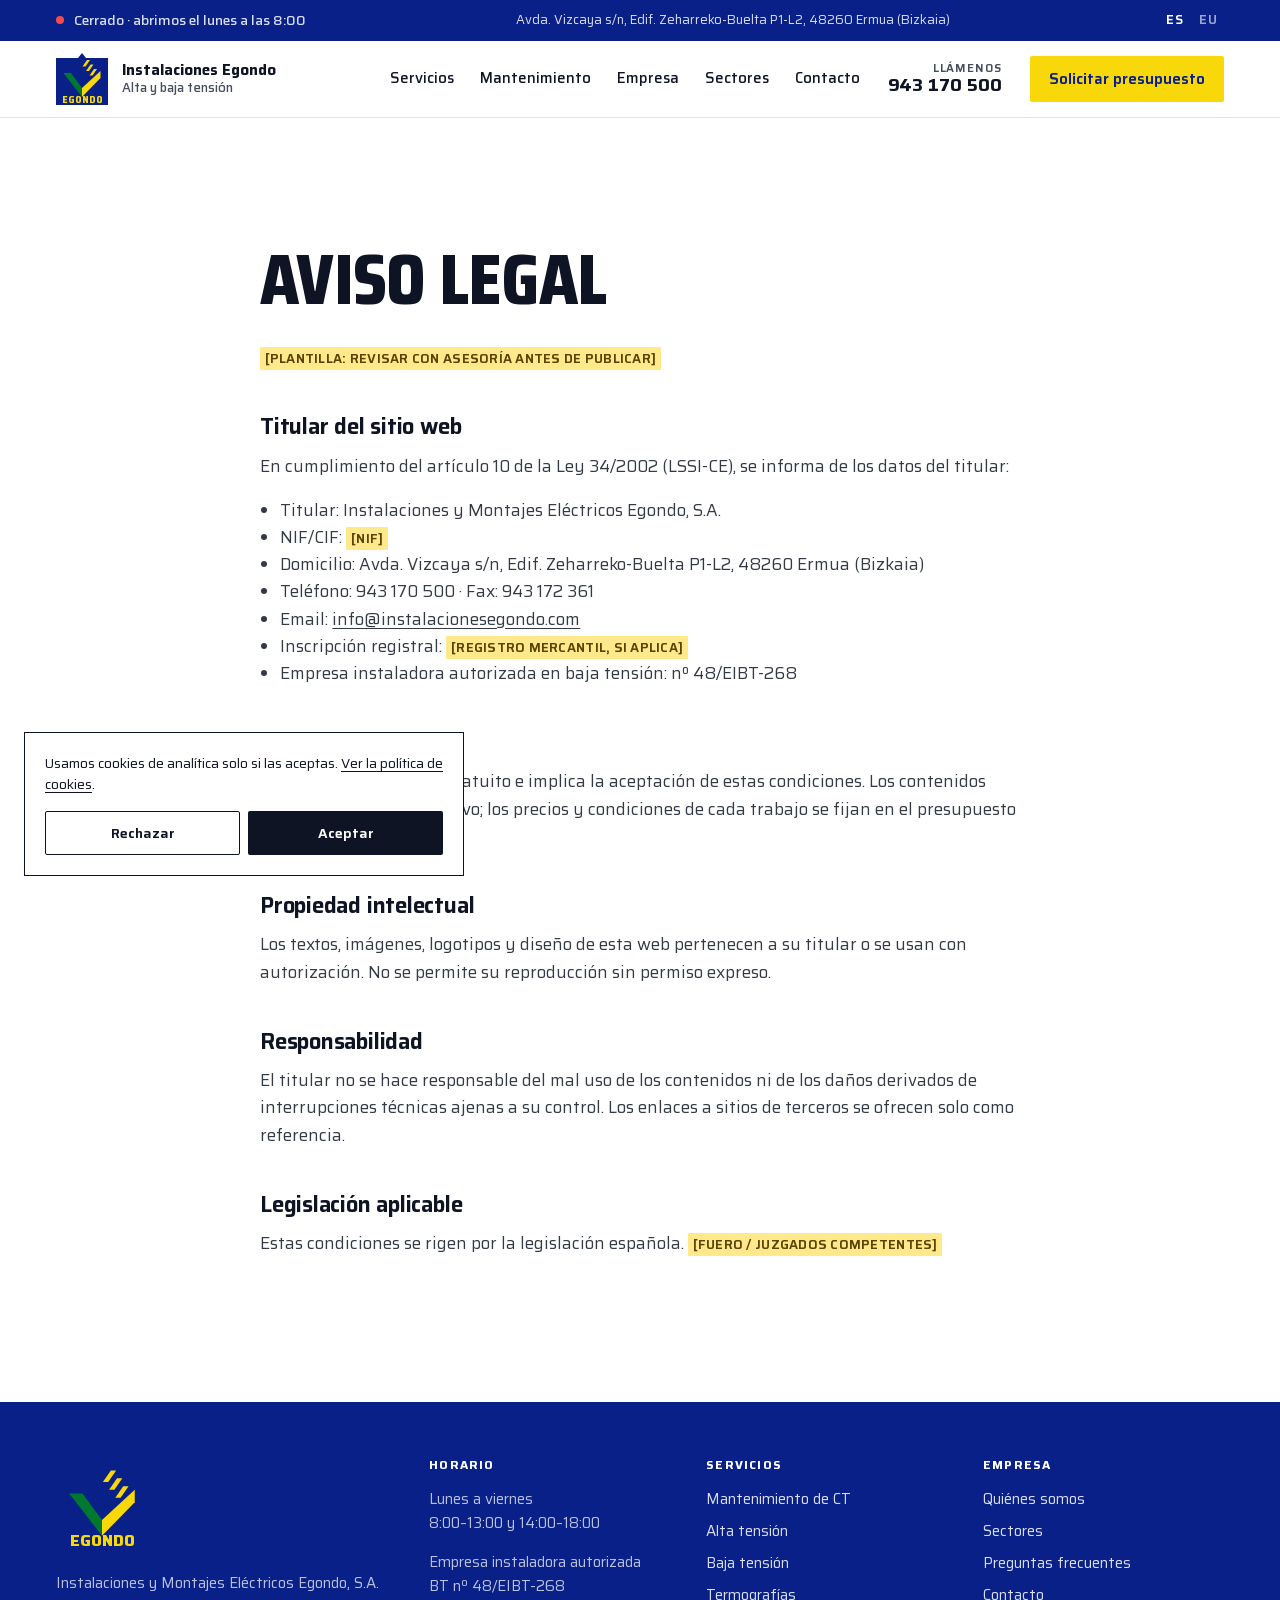
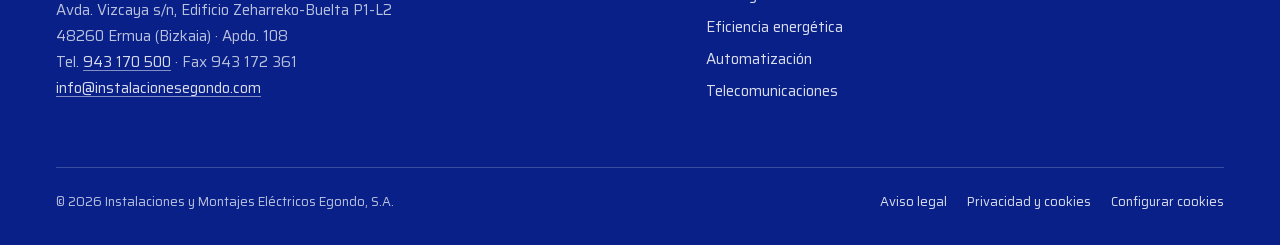
<file: aviso-legal/index.html>
<!DOCTYPE html>
<html lang="es">
<head>
  <meta charset="utf-8">
  <meta name="viewport" content="width=device-width, initial-scale=1, viewport-fit=cover">
  <title>Aviso legal | Egondo</title>
  <meta name="description" content="Aviso legal del sitio web de Instalaciones y Montajes Eléctricos Egondo, S.A., Ermua (Bizkaia).">
  <link rel="canonical" href="https://instalacionesegondo.com/aviso-legal/">
  <meta name="robots" content="noindex, follow">
  <link rel="alternate" hreflang="es-ES" href="https://instalacionesegondo.com/aviso-legal/">

  <link rel="alternate" hreflang="x-default" href="https://instalacionesegondo.com/aviso-legal/">
  <meta name="theme-color" content="#082088">
  <link rel="preload" href="../fonts/saira-egondo.woff2" as="font" type="font/woff2" crossorigin>
  <meta name="format-detection" content="telephone=no">
  <link rel="icon" href="../favicon.svg" type="image/svg+xml">
  <link rel="apple-touch-icon" href="../apple-touch-icon.png">

  <meta property="og:type" content="website">
  <meta property="og:site_name" content="Instalaciones Egondo">
  <meta property="og:locale" content="es_ES">

  <meta property="og:title" content="Aviso legal | Egondo">
  <meta property="og:description" content="Aviso legal del sitio web de Instalaciones y Montajes Eléctricos Egondo, S.A., Ermua (Bizkaia).">
  <meta property="og:url" content="https://instalacionesegondo.com/aviso-legal/">
  <meta property="og:image" content="https://instalacionesegondo.com/og-egondo.jpg">
  <meta property="og:image:width" content="1200">
  <meta property="og:image:height" content="630">
  <meta property="og:image:alt" content="Instalaciones Egondo, instalaciones eléctricas en alta y baja tensión">
  <meta name="twitter:card" content="summary_large_image">
  <meta name="twitter:title" content="Aviso legal | Egondo">
  <meta name="twitter:description" content="Aviso legal del sitio web de Instalaciones y Montajes Eléctricos Egondo, S.A., Ermua (Bizkaia).">
  <meta name="twitter:image" content="https://instalacionesegondo.com/og-egondo.jpg">

  
<link rel="stylesheet" href="../css/estilos.css"></head>
<body>
  <a class="skip" href="#contenido">Saltar al contenido</a>
  <div class="barra">
  <div class="wrap barra__in">
    <p class="estado" data-chip>
  <span class="estado__punto" aria-hidden="true"></span>
  <span data-chip-text>L–V 8:00–13:00 y 14:00–18:00</span>
</p>
    <span class="barra__dir">Avda. Vizcaya s/n, Edif. Zeharreko-Buelta P1-L2, 48260 Ermua (Bizkaia)</span>
    <div class="idioma" aria-label="Idioma">
      <a href="../aviso-legal/" hreflang="es" lang="es" aria-current="true">ES</a>
      <a href="../eu/" hreflang="eu" lang="eu">EU</a>
    </div>
  </div>
</div>
<header class="cab">
  <div class="wrap cab__in">
    <a class="marca" href="../">
      <svg viewBox="0 0 104 104" width="52" height="52" aria-hidden="true"><path d="M0 10h44l8-10 8 10h44v94H0z" fill="#082088"></path><path d="M15 40h15l22 30v18z" fill="#007830"></path><path d="M89 36v14L52 88V70z" fill="#F8D808"></path><g fill="#F8D808"><path d="M62 14h6l-9 13h-6z"></path><path d="M69 23h6l-9 13h-6z"></path><path d="M76 32h6l-9 13h-6z"></path></g><text x="52" y="99" text-anchor="middle" font-family="'Saira Egondo', Arial, sans-serif" font-weight="800" font-size="18" fill="#F8D808">EGONDO</text></svg>
      <span class="marca__txt"><b>Instalaciones Egondo</b>Alta y baja tensión</span>
    </a>
    <nav class="nav" aria-label="Principal"><a href="../#servicios">Servicios</a><a href="../mantenimiento-centros-transformacion/">Mantenimiento</a><a href="../#empresa">Empresa</a><a href="../#sectores">Sectores</a><a href="../contacto/">Contacto</a></nav>
    <a class="cab__tel" href="tel:+34943170500" data-ub="cabecera"><small>Llámenos</small><span>943 170 500</span></a>
    <a class="btn btn--acento cab__cta" href="#contacto">Solicitar presupuesto</a>
    <details class="menu">
        <summary aria-label="Abrir menú"><svg class="ico" width="24" height="24" viewBox="0 0 24 24" fill="none" stroke="currentColor" stroke-width="1.6" stroke-linecap="round" stroke-linejoin="round" aria-hidden="true" focusable="false"><path d="M4 6h16M4 12h16M4 18h16"/></svg></summary>
        <nav class="menu__panel" aria-label="Menú móvil"><a href="../#servicios">Servicios</a><a href="../mantenimiento-centros-transformacion/">Mantenimiento</a><a href="../#empresa">Empresa</a><a href="../#sectores">Sectores</a><a href="../contacto/">Contacto</a></nav>
      </details>
  </div>
</header>
  <main id="contenido">

  <section class="sec"><div class="wrap texto-legal">
    <h1>Aviso legal</h1>
    <p><span class="tbd">[PLANTILLA: REVISAR CON ASESORÍA ANTES DE PUBLICAR]</span></p>
    <h2>Titular del sitio web</h2>
    <p>En cumplimiento del artículo 10 de la Ley 34/2002 (LSSI-CE), se informa de los datos del titular:</p>
    <ul>
      <li>Titular: Instalaciones y Montajes Eléctricos Egondo, S.A.</li>
      <li>NIF/CIF: <span class="tbd">[NIF]</span></li>
      <li>Domicilio: Avda. Vizcaya s/n, Edif. Zeharreko-Buelta P1-L2, 48260 Ermua (Bizkaia)</li>
      <li>Teléfono: 943 170 500 · Fax: 943 172 361</li>
      <li>Email: <a href="mailto:info@instalacionesegondo.com">info@instalacionesegondo.com</a></li>
      <li>Inscripción registral: <span class="tbd">[REGISTRO MERCANTIL, SI APLICA]</span></li>
      <li>Empresa instaladora autorizada en baja tensión: nº 48/EIBT-268</li>
    </ul>
    <h2>Condiciones de uso</h2>
    <p>El acceso a esta web es gratuito e implica la aceptación de estas condiciones. Los contenidos tienen carácter informativo; los precios y condiciones de cada trabajo se fijan en el presupuesto correspondiente.</p>
    <h2>Propiedad intelectual</h2>
    <p>Los textos, imágenes, logotipos y diseño de esta web pertenecen a su titular o se usan con autorización. No se permite su reproducción sin permiso expreso.</p>
    <h2>Responsabilidad</h2>
    <p>El titular no se hace responsable del mal uso de los contenidos ni de los daños derivados de interrupciones técnicas ajenas a su control. Los enlaces a sitios de terceros se ofrecen solo como referencia.</p>
    <h2>Legislación aplicable</h2>
    <p>Estas condiciones se rigen por la legislación española. <span class="tbd">[FUERO / JUZGADOS COMPETENTES]</span></p>
  </div></section>

  </main>
  <footer class="cierre">
  <div class="wrap">

    <div class="pie">
      <div class="pie__rejilla">
        <div class="pie__marca">
          <svg viewBox="0 0 104 104" width="72" height="72" aria-hidden="true"><path d="M0 10h44l8-10 8 10h44v94H0z" fill="#082088"></path><path d="M15 40h15l22 30v18z" fill="#007830"></path><path d="M89 36v14L52 88V70z" fill="#F8D808"></path><g fill="#F8D808"><path d="M62 14h6l-9 13h-6z"></path><path d="M69 23h6l-9 13h-6z"></path><path d="M76 32h6l-9 13h-6z"></path></g><text x="52" y="99" text-anchor="middle" font-family="'Saira Egondo', Arial, sans-serif" font-weight="800" font-size="18" fill="#F8D808">EGONDO</text></svg>
          <address>
            Instalaciones y Montajes Eléctricos Egondo, S.A.<br>
            Avda. Vizcaya s/n, Edificio Zeharreko-Buelta P1-L2<br>
            48260 Ermua (Bizkaia) · Apdo. 108<br>
            Tel. <a href="tel:+34943170500" data-ub="pie">943 170 500</a> · Fax 943 172 361<br>
            <a href="mailto:info@instalacionesegondo.com" data-ub="pie">info@instalacionesegondo.com</a>
          </address>
        </div>
        <div>
          <h2>Horario</h2>
          <p>Lunes a viernes<br>8:00–13:00 y 14:00–18:00</p>
          <p>Empresa instaladora autorizada<br>BT nº 48/EIBT-268</p>
        </div>

            <div>
              <h2>Servicios</h2>
              <ul><li><a href="../mantenimiento-centros-transformacion/">Mantenimiento de CT</a></li><li><a href="../alta-tension/" data-pendiente>Alta tensión</a></li><li><a href="../baja-tension/" data-pendiente>Baja tensión</a></li><li><a href="../termografias/" data-pendiente>Termografías</a></li><li><a href="../eficiencia-energetica/" data-pendiente>Eficiencia energética</a></li><li><a href="../automatizacion-industrial/" data-pendiente>Automatización</a></li><li><a href="../telecomunicaciones/" data-pendiente>Telecomunicaciones</a></li></ul>
            </div>
            <div>
              <h2>Empresa</h2>
              <ul>
                <li><a href="../#empresa">Quiénes somos</a></li>
                <li><a href="../#sectores">Sectores</a></li>
                <li><a href="../#preguntas">Preguntas frecuentes</a></li>
                <li><a href="../contacto/">Contacto</a></li>
              </ul>
            </div>

      </div>
      <div class="pie__base">
        <span>© 2026 Instalaciones y Montajes Eléctricos Egondo, S.A.</span>
        <nav aria-label="Legal">
          <a href="../aviso-legal/">Aviso legal</a>
          <a href="../privacidad/">Privacidad y cookies</a>
          <button type="button" class="boton-texto" data-cookie-open>Configurar cookies</button>
        </nav>
      </div>
    </div>
  </div>
</footer>
  <nav class="barra-movil" aria-label="Contacto rápido">
  <a class="bm-llamar" href="tel:+34943170500" data-ub="barra_movil"><svg class="ico" width="24" height="24" viewBox="0 0 24 24" fill="none" stroke="currentColor" stroke-width="1.6" stroke-linecap="round" stroke-linejoin="round" aria-hidden="true" focusable="false"><path d="M22 16.92v3a2 2 0 0 1-2.18 2 19.8 19.8 0 0 1-8.63-3.07 19.5 19.5 0 0 1-6-6A19.8 19.8 0 0 1 2.12 4.18 2 2 0 0 1 4.11 2h3a2 2 0 0 1 2 1.72c.13.96.36 1.9.7 2.81a2 2 0 0 1-.45 2.11L8.09 9.91a16 16 0 0 0 6 6l1.27-1.27a2 2 0 0 1 2.11-.45c.9.34 1.85.57 2.81.7A2 2 0 0 1 22 16.92z"/></svg>Llamar</a>
  <a class="bm-wa" href="mailto:info@instalacionesegondo.com" data-ub="barra_movil"><svg class="ico" width="24" height="24" viewBox="0 0 24 24" fill="none" stroke="currentColor" stroke-width="1.6" stroke-linecap="round" stroke-linejoin="round" aria-hidden="true" focusable="false"><rect x="2" y="4" width="20" height="16" rx="2"/><path d="m22 7-8.97 5.7a1.94 1.94 0 0 1-2.06 0L2 7"/></svg>Email</a>
  <a class="bm-pres" href="../contacto/" data-ub="barra_movil">Presupuesto</a>
</nav>
  <div class="cookies" role="dialog" aria-modal="false" aria-labelledby="cookies-t" data-cookie hidden>
  <p id="cookies-t">Usamos cookies de analítica solo si las aceptas. <a href="../privacidad/#cookies">Ver la política de cookies</a>.</p>
  <div class="cookies__btns">
    <button type="button" class="btn btn--linea" data-cookie-no>Rechazar</button>
    <button type="button" class="btn btn--tinta" data-cookie-si>Aceptar</button>
  </div>
</div>
  <div class="aviso" role="status" aria-live="polite" data-toast hidden></div>
  <script src="../js/app.js" defer></script>
</body></html>
</file>
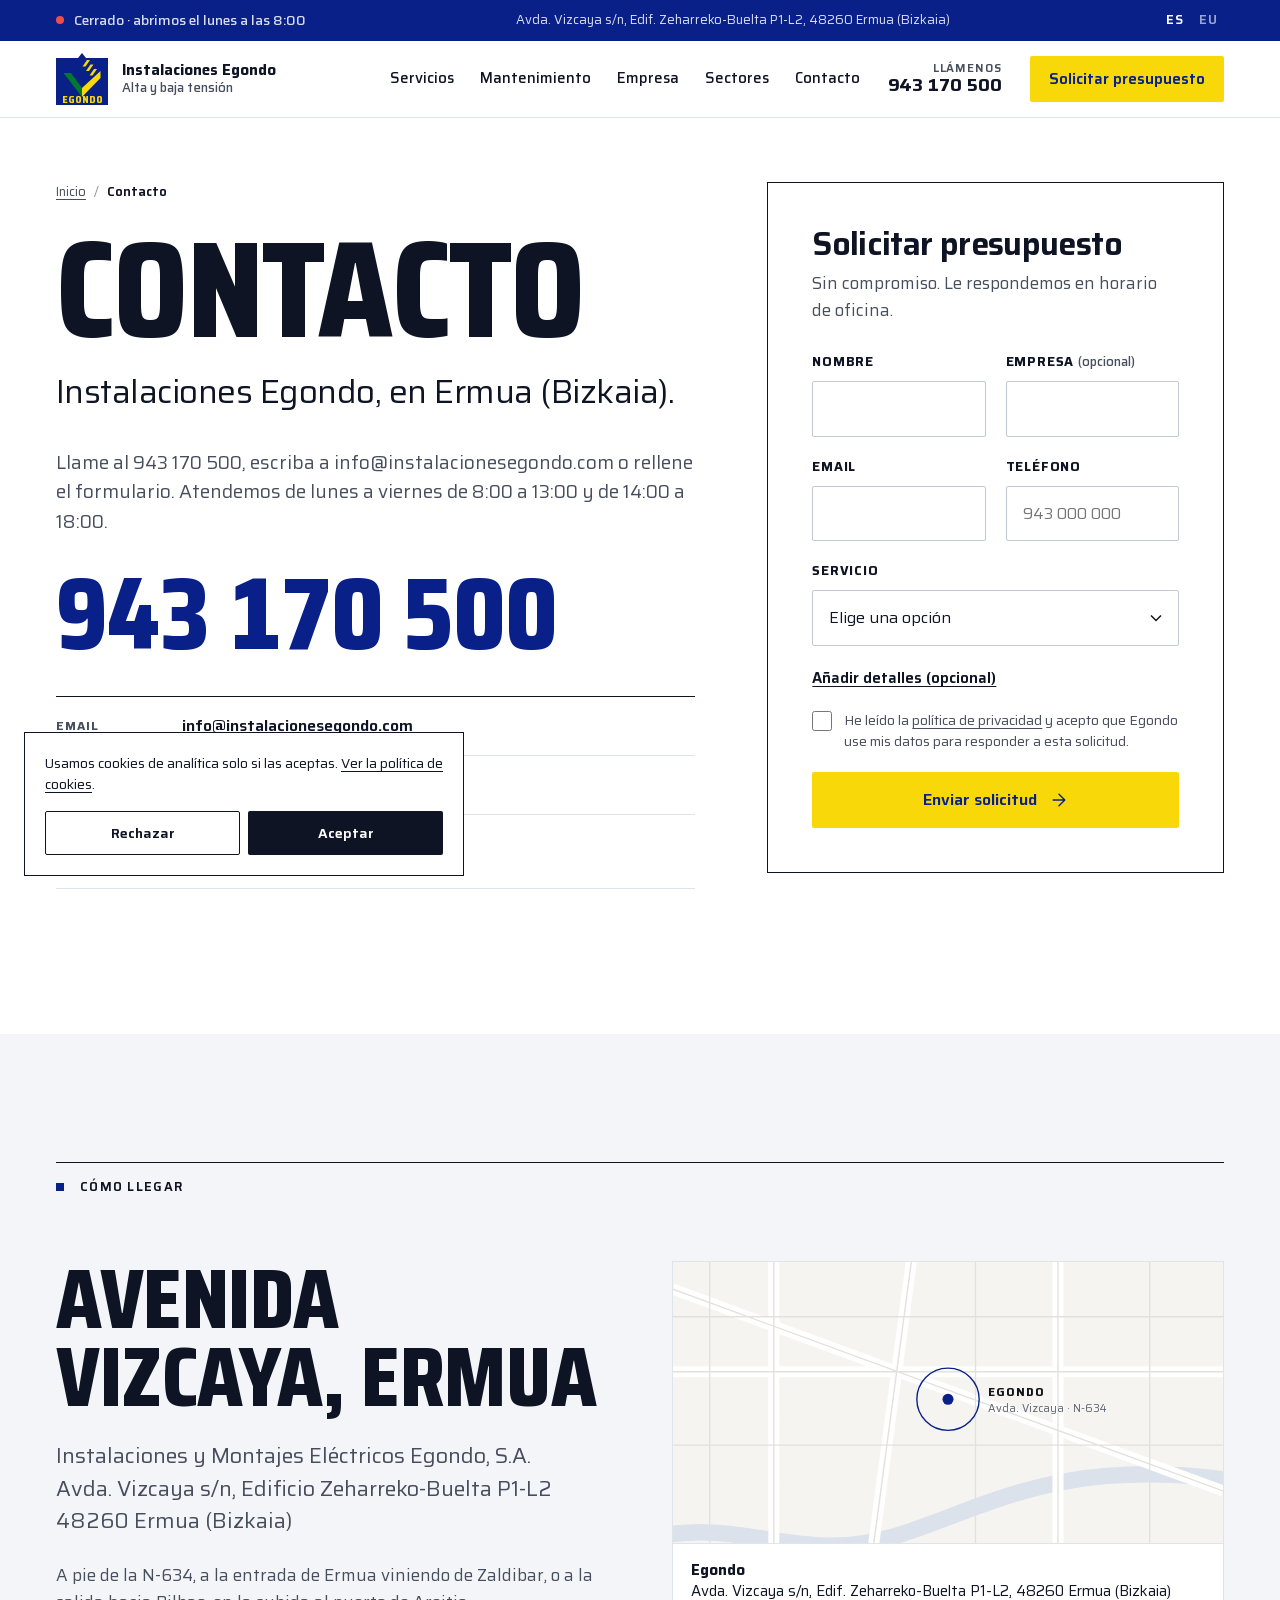
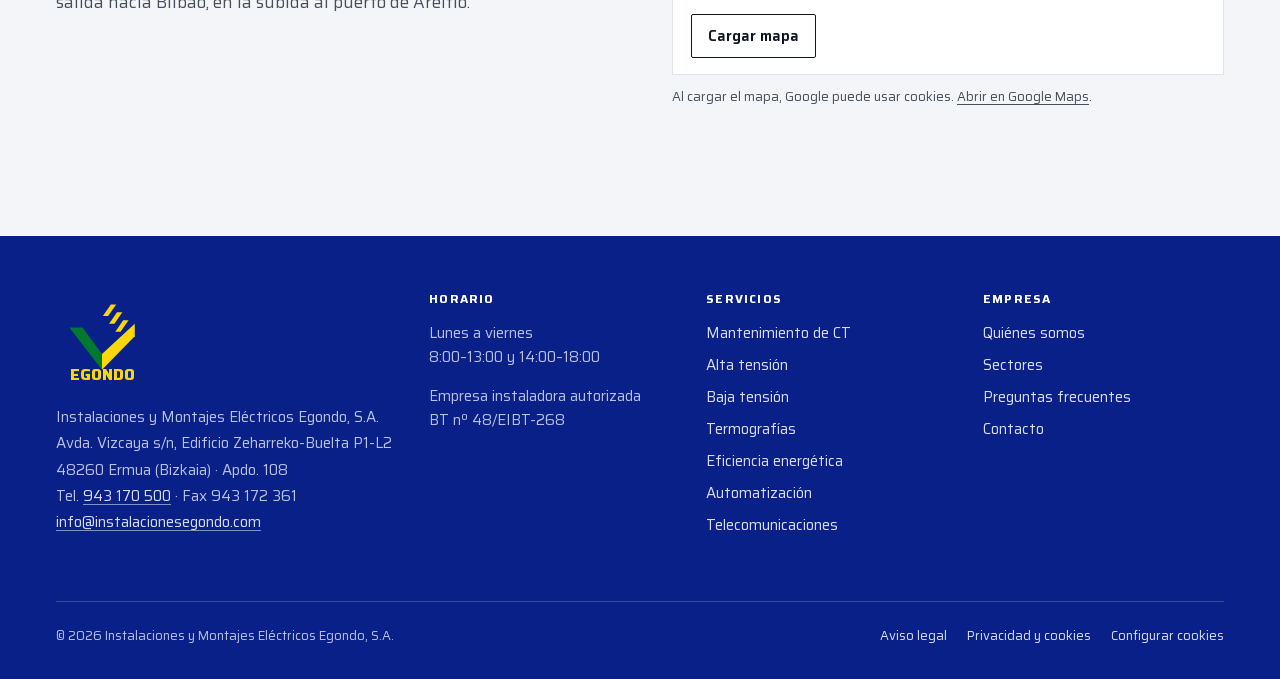
<file: contacto/index.html>
<!DOCTYPE html>
<html lang="es">
<head>
  <meta charset="utf-8">
  <meta name="viewport" content="width=device-width, initial-scale=1, viewport-fit=cover">
  <title>Contacto · Instalaciones eléctricas en Ermua | Egondo</title>
  <meta name="description" content="Contacte con Instalaciones Egondo en Ermua: 943 170 500, info@instalacionesegondo.com o formulario. L–V 8:00–13:00 y 14:00–18:00.">
  <link rel="canonical" href="https://instalacionesegondo.com/contacto/">

  <link rel="alternate" hreflang="es-ES" href="https://instalacionesegondo.com/contacto/">

  <link rel="alternate" hreflang="x-default" href="https://instalacionesegondo.com/contacto/">
  <meta name="theme-color" content="#082088">
  <link rel="preload" href="../fonts/saira-egondo.woff2" as="font" type="font/woff2" crossorigin>
  <meta name="format-detection" content="telephone=no">
  <link rel="icon" href="../favicon.svg" type="image/svg+xml">
  <link rel="apple-touch-icon" href="../apple-touch-icon.png">

  <meta property="og:type" content="website">
  <meta property="og:site_name" content="Instalaciones Egondo">
  <meta property="og:locale" content="es_ES">

  <meta property="og:title" content="Contacto · Instalaciones eléctricas en Ermua | Egondo">
  <meta property="og:description" content="Contacte con Instalaciones Egondo en Ermua: 943 170 500, info@instalacionesegondo.com o formulario. L–V 8:00–13:00 y 14:00–18:00.">
  <meta property="og:url" content="https://instalacionesegondo.com/contacto/">
  <meta property="og:image" content="https://instalacionesegondo.com/og-egondo.jpg">
  <meta property="og:image:width" content="1200">
  <meta property="og:image:height" content="630">
  <meta property="og:image:alt" content="Instalaciones Egondo, instalaciones eléctricas en alta y baja tensión">
  <meta name="twitter:card" content="summary_large_image">
  <meta name="twitter:title" content="Contacto · Instalaciones eléctricas en Ermua | Egondo">
  <meta name="twitter:description" content="Contacte con Instalaciones Egondo en Ermua: 943 170 500, info@instalacionesegondo.com o formulario. L–V 8:00–13:00 y 14:00–18:00.">
  <meta name="twitter:image" content="https://instalacionesegondo.com/og-egondo.jpg">
  <script type="application/ld+json">
  {
    "@context": "https://schema.org",
    "@graph": [
      {
        "@type": "Electrician",
        "@id": "https://instalacionesegondo.com/#negocio",
        "name": "Instalaciones Egondo",
        "legalName": "Instalaciones y Montajes Eléctricos Egondo, S.A.",
        "alternateName": "Egondo",
        "description": "Empresa instaladora eléctrica de Ermua (Bizkaia), fundada en 1967: montaje, mantenimiento y puesta en marcha de instalaciones de alta y baja tensión, centros de transformación, termografías, telecomunicaciones, automatización industrial y eficiencia energética, con ingeniería propia.",
        "url": "https://instalacionesegondo.com/",
        "logo": "https://instalacionesegondo.com/logo.svg",
        "image": [
          "https://instalacionesegondo.com/og-egondo.jpg",
          "https://instalacionesegondo.com/img/centro-transformacion.jpg"
        ],
        "foundingDate": "1967",
        "founder": {
          "@type": "Person",
          "name": "Javier Garro"
        },
        "telephone": "+34943170500",
        "faxNumber": "+34943172361",
        "email": "info@instalacionesegondo.com",
        "address": {
          "@type": "PostalAddress",
          "streetAddress": "Avda. Vizcaya s/n, Edificio Zeharreko-Buelta P1-L2",
          "postOfficeBoxNumber": "Apdo. 108",
          "addressLocality": "Ermua",
          "postalCode": "48260",
          "addressRegion": "Bizkaia",
          "addressCountry": "ES"
        },
        "geo": {
          "@type": "GeoCoordinates",
          "latitude": 43.1846,
          "longitude": -2.5108
        },
        "hasMap": "https://www.google.com/maps/search/?api=1&query=Instalaciones%20Egondo%2C%20Avenida%20Vizcaya%2C%2048260%20Ermua",
        "openingHoursSpecification": [
          {
            "@type": "OpeningHoursSpecification",
            "dayOfWeek": [
              "Monday",
              "Tuesday",
              "Wednesday",
              "Thursday",
              "Friday"
            ],
            "opens": "08:00",
            "closes": "13:00"
          },
          {
            "@type": "OpeningHoursSpecification",
            "dayOfWeek": [
              "Monday",
              "Tuesday",
              "Wednesday",
              "Thursday",
              "Friday"
            ],
            "opens": "14:00",
            "closes": "18:00"
          }
        ],
        "contactPoint": {
          "@type": "ContactPoint",
          "telephone": "+34943170500",
          "email": "info@instalacionesegondo.com",
          "contactType": "customer service",
          "areaServed": "ES",
          "availableLanguage": [
            "es",
            "eu"
          ]
        },
        "areaServed": [
          {
            "@type": "AdministrativeArea",
            "name": "Bizkaia"
          },
          {
            "@type": "AdministrativeArea",
            "name": "Gipuzkoa"
          },
          {
            "@type": "AdministrativeArea",
            "name": "Álava"
          },
          {
            "@type": "Country",
            "name": "España"
          }
        ],
        "knowsAbout": [
          "Alta tensión",
          "Centros de transformación",
          "Baja tensión",
          "Termografía",
          "Automatización industrial",
          "Telecomunicaciones",
          "Eficiencia energética"
        ],
        "sameAs": []
      },
      {
        "@type": "ContactPage",
        "@id": "https://instalacionesegondo.com/contacto/#webpage",
        "url": "https://instalacionesegondo.com/contacto/",
        "name": "Contacto · Instalaciones eléctricas en Ermua | Egondo",
        "inLanguage": "es-ES",
        "isPartOf": {
          "@id": "https://instalacionesegondo.com/#web"
        },
        "about": {
          "@id": "https://instalacionesegondo.com/#negocio"
        }
      },
      {
        "@type": "BreadcrumbList",
        "@id": "https://instalacionesegondo.com/contacto/#breadcrumb",
        "itemListElement": [
          {
            "@type": "ListItem",
            "position": 1,
            "name": "Inicio",
            "item": "https://instalacionesegondo.com/"
          },
          {
            "@type": "ListItem",
            "position": 2,
            "name": "Contacto",
            "item": "https://instalacionesegondo.com/contacto/"
          }
        ]
      }
    ]
  }
  </script>

<link rel="stylesheet" href="../css/estilos.css"></head>
<body>
  <a class="skip" href="#contenido">Saltar al contenido</a>
  <div class="barra">
  <div class="wrap barra__in">
    <p class="estado" data-chip>
  <span class="estado__punto" aria-hidden="true"></span>
  <span data-chip-text>L–V 8:00–13:00 y 14:00–18:00</span>
</p>
    <span class="barra__dir">Avda. Vizcaya s/n, Edif. Zeharreko-Buelta P1-L2, 48260 Ermua (Bizkaia)</span>
    <div class="idioma" aria-label="Idioma">
      <a href="../contacto/" hreflang="es" lang="es" aria-current="true">ES</a>
      <a href="../eu/" hreflang="eu" lang="eu">EU</a>
    </div>
  </div>
</div>
<header class="cab">
  <div class="wrap cab__in">
    <a class="marca" href="../">
      <svg viewBox="0 0 104 104" width="52" height="52" aria-hidden="true"><path d="M0 10h44l8-10 8 10h44v94H0z" fill="#082088"></path><path d="M15 40h15l22 30v18z" fill="#007830"></path><path d="M89 36v14L52 88V70z" fill="#F8D808"></path><g fill="#F8D808"><path d="M62 14h6l-9 13h-6z"></path><path d="M69 23h6l-9 13h-6z"></path><path d="M76 32h6l-9 13h-6z"></path></g><text x="52" y="99" text-anchor="middle" font-family="'Saira Egondo', Arial, sans-serif" font-weight="800" font-size="18" fill="#F8D808">EGONDO</text></svg>
      <span class="marca__txt"><b>Instalaciones Egondo</b>Alta y baja tensión</span>
    </a>
    <nav class="nav" aria-label="Principal"><a href="../#servicios">Servicios</a><a href="../mantenimiento-centros-transformacion/">Mantenimiento</a><a href="../#empresa">Empresa</a><a href="../#sectores">Sectores</a><a href="../contacto/">Contacto</a></nav>
    <a class="cab__tel" href="tel:+34943170500" data-ub="cabecera"><small>Llámenos</small><span>943 170 500</span></a>
    <a class="btn btn--acento cab__cta" href="#contacto">Solicitar presupuesto</a>
    <details class="menu">
        <summary aria-label="Abrir menú"><svg class="ico" width="24" height="24" viewBox="0 0 24 24" fill="none" stroke="currentColor" stroke-width="1.6" stroke-linecap="round" stroke-linejoin="round" aria-hidden="true" focusable="false"><path d="M4 6h16M4 12h16M4 18h16"/></svg></summary>
        <nav class="menu__panel" aria-label="Menú móvil"><a href="../#servicios">Servicios</a><a href="../mantenimiento-centros-transformacion/">Mantenimiento</a><a href="../#empresa">Empresa</a><a href="../#sectores">Sectores</a><a href="../contacto/">Contacto</a></nav>
      </details>
  </div>
</header>
  <main id="contenido">

  <section class="landing-hero" aria-labelledby="h1">
    <div class="wrap portada__rejilla">
      <div>
        <nav class="migas" aria-label="Migas de pan">
  <ol><li><a href="../">Inicio</a></li><li><span aria-current="page">Contacto</span></li></ol>
</nav>
        <h1 id="h1"><span class="h1-gran">Contacto</span><span class="h1-peq">Instalaciones Egondo, en Ermua (Bizkaia).</span></h1>
        <p class="respuesta">Llame al 943 170 500, escriba a info@instalacionesegondo.com o rellene el formulario. Atendemos de lunes a viernes de 8:00 a 13:00 y de 14:00 a 18:00.</p>
        <a class="telgrande" href="tel:+34943170500" data-ub="contacto">943 170 500</a>
        <dl class="datos">
          <div class="dato"><dt>Email</dt><dd><a href="mailto:info@instalacionesegondo.com" data-ub="contacto">info@instalacionesegondo.com</a></dd></div>
          <div class="dato"><dt>Fax</dt><dd>943 172 361</dd></div>
          <div class="dato"><dt>Correo postal</dt><dd>Apdo. 108, 48260 Ermua</dd></div>
        </dl>
      </div>
      <div id="contacto"><div class="formulario">
  <h2 id="f-contacto-t">Solicitar presupuesto</h2>
  <p class="formulario__sub">Sin compromiso. Le respondemos en horario de oficina.</p>
  <form class="form" action="#contacto" method="post" data-form aria-labelledby="f-contacto-t">
    <div class="form__fila">
      <div class="campo"><label for="f-contacto-nombre">Nombre</label><input id="f-contacto-nombre" name="nombre" type="text" autocomplete="name" required minlength="2"></div>
      <div class="campo"><label for="f-contacto-empresa">Empresa <span>(opcional)</span></label><input id="f-contacto-empresa" name="empresa" type="text" autocomplete="organization"></div>
    </div>
    <div class="form__fila">
      <div class="campo"><label for="f-contacto-email">Email</label><input id="f-contacto-email" name="email" type="email" autocomplete="email" required></div>
      <div class="campo"><label for="f-contacto-tel">Teléfono</label><input id="f-contacto-tel" name="telefono" type="tel" inputmode="tel" autocomplete="tel" required pattern="[+0-9 ]{9,16}" placeholder="943 000 000"></div>
    </div>
    <div class="campo">
      <label for="f-contacto-serv">Servicio</label>
      <select id="f-contacto-serv" name="servicio" required>
        <option value="" disabled selected>Elige una opción</option>
        <option>Mantenimiento de centro de transformación</option><option>Alta y media tensión</option><option>Baja tensión / instalación industrial</option><option>Avería eléctrica</option><option>Termografía</option><option>Automatización industrial</option><option>Telecomunicaciones</option><option>Eficiencia energética / LED</option><option>Otro</option>
      </select>
    </div>
    <details class="mas"><summary>Añadir detalles (opcional)</summary><div class="campo"><label for="f-contacto-msg">Mensaje</label><textarea id="f-contacto-msg" name="mensaje" rows="3"></textarea></div></details>
    <div class="hp" aria-hidden="true"><label>No rellenar <input name="web" tabindex="-1" autocomplete="off"></label></div>
    <label class="casilla"><input type="checkbox" name="privacidad" required><span>He leído la <a href="../privacidad/">política de privacidad</a> y acepto que Egondo use mis datos para responder a esta solicitud.</span></label>
    <button class="btn btn--acento btn--ancho" type="submit">Enviar solicitud <svg class="ico" width="24" height="24" viewBox="0 0 24 24" fill="none" stroke="currentColor" stroke-width="1.6" stroke-linecap="round" stroke-linejoin="round" aria-hidden="true" focusable="false"><path d="M5 12h14m-7-7 7 7-7 7"/></svg></button>
  </form>
  <div class="form__ok" role="status" hidden data-form-ok>
    <svg class="ico" width="28" height="28" viewBox="0 0 24 24" fill="none" stroke="currentColor" stroke-width="1.6" stroke-linecap="round" stroke-linejoin="round" aria-hidden="true" focusable="false"><path d="M20 6 9 17l-5-5"/></svg>
    <div><strong>Recibido. Le contestamos en horario de oficina.</strong>Si es urgente, llame al 943 170 500.</div>
  </div>
</div></div>
    </div>
  </section>
  <section class="sec sec--papel" aria-labelledby="donde-t">
    <div class="wrap">
      <p class="rotulo">Cómo llegar</p>
      <div class="dos dos--mitad">
        <div>
          <h2 class="titular" id="donde-t" style="margin-bottom:24px">Avenida Vizcaya, Ermua</h2>
          <address class="entrada" style="font-style:normal">Instalaciones y Montajes Eléctricos Egondo, S.A.<br>Avda. Vizcaya s/n, Edificio Zeharreko-Buelta P1-L2<br>48260 Ermua (Bizkaia)</address>
          <p style="margin-top:24px;color:var(--gris)">A pie de la N-634, a la entrada de Ermua viniendo de Zaldibar, o a la salida hacia Bilbao, en la subida al puerto de Areitio.</p>
        </div>
        <div>
  <div class="mapa" data-map="https://www.google.com/maps?q=Instalaciones%20Egondo%2C%20Avenida%20Vizcaya%2C%2048260%20Ermua%2C%20Bizkaia&output=embed">
    <svg viewBox="0 0 600 450" preserveAspectRatio="xMidYMid slice" aria-hidden="true">
      <rect width="600" height="450" fill="#F5F4F0"></rect>
      <path d="M-20 300C80 280 140 330 240 300S420 210 620 240" stroke="#DCE2EC" stroke-width="18" fill="none"></path>
      <g stroke="#fff" stroke-width="12" fill="none"><path d="M0 120h600M0 380h600M110 0v450M420 0v450M0 30l600 220M260 0l-60 450"></path></g>
      <g stroke="#E2E1DC" stroke-width="1.5" fill="none"><path d="M0 120h600M0 380h600M110 0v450M420 0v450M0 30l600 220M260 0l-60 450M0 200h600M330 0v450M520 0v450M40 0v450M0 60h600"></path></g>
      <circle cx="300" cy="150" r="34" fill="none" stroke="#082088" stroke-width="1.5"></circle>
      <circle cx="300" cy="150" r="6" fill="#082088"></circle>
      <text x="344" y="146" font-size="13" font-weight="700" letter-spacing="1" fill="#121417">EGONDO</text>
      <text x="344" y="164" font-size="12" fill="#5B6270">Avda. Vizcaya · N-634</text>
    </svg>
    <div class="mapa__ui">
      <address><strong>Egondo</strong><br>Avda. Vizcaya s/n, Edif. Zeharreko-Buelta P1-L2, 48260 Ermua (Bizkaia)</address>
      <button type="button" class="btn btn--linea" data-map-load>Cargar mapa</button>
    </div>
  </div>
  <p class="mapa__nota">Al cargar el mapa, Google puede usar cookies. <a href="https://www.google.com/maps/search/?api=1&query=Instalaciones%20Egondo%2C%20Avenida%20Vizcaya%2C%2048260%20Ermua" target="_blank" rel="noopener">Abrir en Google Maps</a>.</p>
</div>
      </div>
    </div>
  </section>

  </main>
  <footer class="cierre">
  <div class="wrap">

    <div class="pie">
      <div class="pie__rejilla">
        <div class="pie__marca">
          <svg viewBox="0 0 104 104" width="72" height="72" aria-hidden="true"><path d="M0 10h44l8-10 8 10h44v94H0z" fill="#082088"></path><path d="M15 40h15l22 30v18z" fill="#007830"></path><path d="M89 36v14L52 88V70z" fill="#F8D808"></path><g fill="#F8D808"><path d="M62 14h6l-9 13h-6z"></path><path d="M69 23h6l-9 13h-6z"></path><path d="M76 32h6l-9 13h-6z"></path></g><text x="52" y="99" text-anchor="middle" font-family="'Saira Egondo', Arial, sans-serif" font-weight="800" font-size="18" fill="#F8D808">EGONDO</text></svg>
          <address>
            Instalaciones y Montajes Eléctricos Egondo, S.A.<br>
            Avda. Vizcaya s/n, Edificio Zeharreko-Buelta P1-L2<br>
            48260 Ermua (Bizkaia) · Apdo. 108<br>
            Tel. <a href="tel:+34943170500" data-ub="pie">943 170 500</a> · Fax 943 172 361<br>
            <a href="mailto:info@instalacionesegondo.com" data-ub="pie">info@instalacionesegondo.com</a>
          </address>
        </div>
        <div>
          <h2>Horario</h2>
          <p>Lunes a viernes<br>8:00–13:00 y 14:00–18:00</p>
          <p>Empresa instaladora autorizada<br>BT nº 48/EIBT-268</p>
        </div>

            <div>
              <h2>Servicios</h2>
              <ul><li><a href="../mantenimiento-centros-transformacion/">Mantenimiento de CT</a></li><li><a href="../alta-tension/" data-pendiente>Alta tensión</a></li><li><a href="../baja-tension/" data-pendiente>Baja tensión</a></li><li><a href="../termografias/" data-pendiente>Termografías</a></li><li><a href="../eficiencia-energetica/" data-pendiente>Eficiencia energética</a></li><li><a href="../automatizacion-industrial/" data-pendiente>Automatización</a></li><li><a href="../telecomunicaciones/" data-pendiente>Telecomunicaciones</a></li></ul>
            </div>
            <div>
              <h2>Empresa</h2>
              <ul>
                <li><a href="../#empresa">Quiénes somos</a></li>
                <li><a href="../#sectores">Sectores</a></li>
                <li><a href="../#preguntas">Preguntas frecuentes</a></li>
                <li><a href="../contacto/">Contacto</a></li>
              </ul>
            </div>

      </div>
      <div class="pie__base">
        <span>© 2026 Instalaciones y Montajes Eléctricos Egondo, S.A.</span>
        <nav aria-label="Legal">
          <a href="../aviso-legal/">Aviso legal</a>
          <a href="../privacidad/">Privacidad y cookies</a>
          <button type="button" class="boton-texto" data-cookie-open>Configurar cookies</button>
        </nav>
      </div>
    </div>
  </div>
</footer>
  <nav class="barra-movil" aria-label="Contacto rápido">
  <a class="bm-llamar" href="tel:+34943170500" data-ub="barra_movil"><svg class="ico" width="24" height="24" viewBox="0 0 24 24" fill="none" stroke="currentColor" stroke-width="1.6" stroke-linecap="round" stroke-linejoin="round" aria-hidden="true" focusable="false"><path d="M22 16.92v3a2 2 0 0 1-2.18 2 19.8 19.8 0 0 1-8.63-3.07 19.5 19.5 0 0 1-6-6A19.8 19.8 0 0 1 2.12 4.18 2 2 0 0 1 4.11 2h3a2 2 0 0 1 2 1.72c.13.96.36 1.9.7 2.81a2 2 0 0 1-.45 2.11L8.09 9.91a16 16 0 0 0 6 6l1.27-1.27a2 2 0 0 1 2.11-.45c.9.34 1.85.57 2.81.7A2 2 0 0 1 22 16.92z"/></svg>Llamar</a>
  <a class="bm-wa" href="mailto:info@instalacionesegondo.com" data-ub="barra_movil"><svg class="ico" width="24" height="24" viewBox="0 0 24 24" fill="none" stroke="currentColor" stroke-width="1.6" stroke-linecap="round" stroke-linejoin="round" aria-hidden="true" focusable="false"><rect x="2" y="4" width="20" height="16" rx="2"/><path d="m22 7-8.97 5.7a1.94 1.94 0 0 1-2.06 0L2 7"/></svg>Email</a>
  <a class="bm-pres" href="#contacto" data-ub="barra_movil">Presupuesto</a>
</nav>
  <div class="cookies" role="dialog" aria-modal="false" aria-labelledby="cookies-t" data-cookie hidden>
  <p id="cookies-t">Usamos cookies de analítica solo si las aceptas. <a href="../privacidad/#cookies">Ver la política de cookies</a>.</p>
  <div class="cookies__btns">
    <button type="button" class="btn btn--linea" data-cookie-no>Rechazar</button>
    <button type="button" class="btn btn--tinta" data-cookie-si>Aceptar</button>
  </div>
</div>
  <div class="aviso" role="status" aria-live="polite" data-toast hidden></div>
  <script src="../js/app.js" defer></script>
</body></html>
</file>
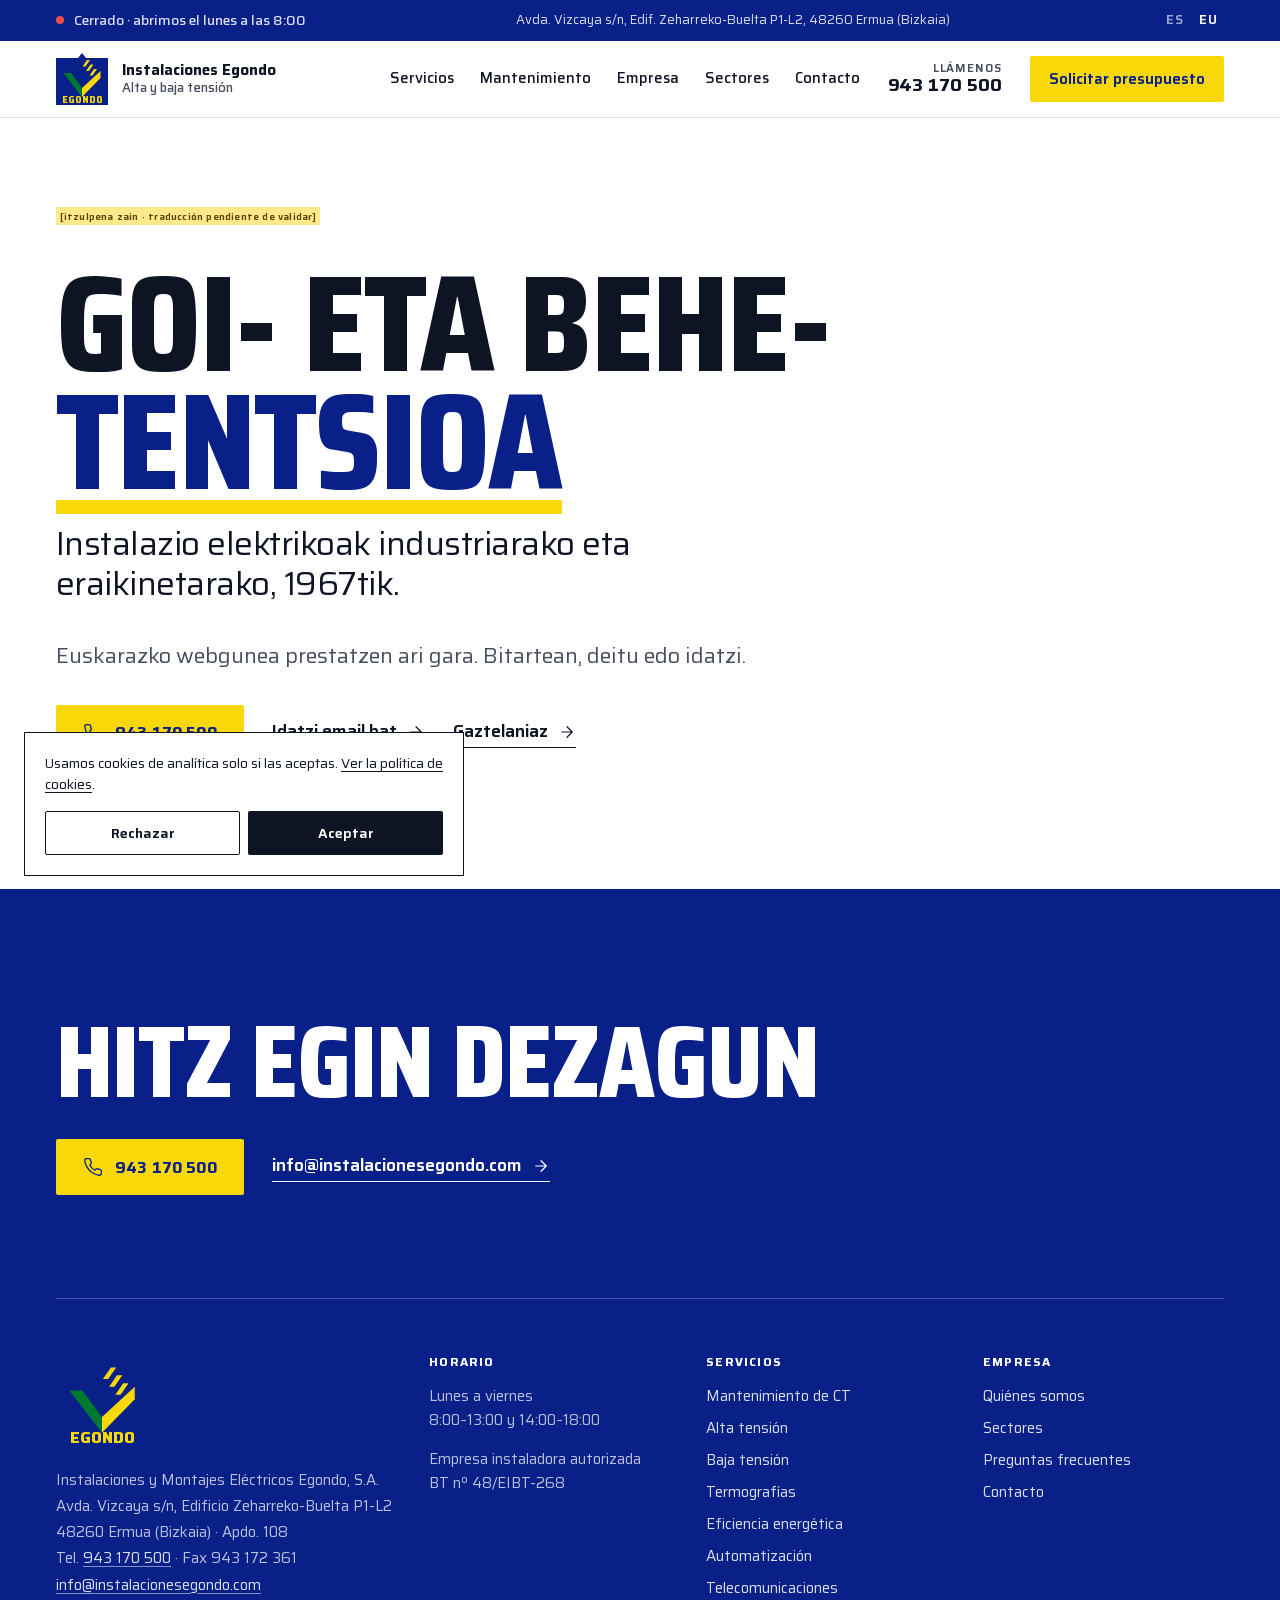
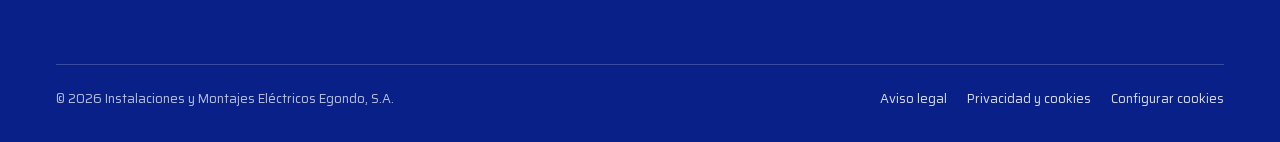
<file: eu/index.html>
<!DOCTYPE html>
<html lang="eu">
<head>
  <meta charset="utf-8">
  <meta name="viewport" content="width=device-width, initial-scale=1, viewport-fit=cover">
  <title>Goi- eta behe-tentsioko instalazio elektrikoak | Egondo</title>
  <meta name="description" content="Egondo, Ermuko instalatzaile elektrikoa 1967tik: goi- eta behe-tentsioa, transformazio-zentroak eta automatizazioa. Deitu 943 170 500 zenbakira.">
  <link rel="canonical" href="https://instalacionesegondo.com/eu/">

  <link rel="alternate" hreflang="es-ES" href="https://instalacionesegondo.com/">
  <link rel="alternate" hreflang="eu-ES" href="https://instalacionesegondo.com/eu/">
  <link rel="alternate" hreflang="x-default" href="https://instalacionesegondo.com/">
  <meta name="theme-color" content="#082088">
  <link rel="preload" href="../fonts/saira-egondo.woff2" as="font" type="font/woff2" crossorigin>
  <meta name="format-detection" content="telephone=no">
  <link rel="icon" href="../favicon.svg" type="image/svg+xml">
  <link rel="apple-touch-icon" href="../apple-touch-icon.png">

  <meta property="og:type" content="website">
  <meta property="og:site_name" content="Instalaciones Egondo">
  <meta property="og:locale" content="eu_ES">
  <meta property="og:locale:alternate" content="es_ES">
  <meta property="og:title" content="Goi- eta behe-tentsioko instalazio elektrikoak | Egondo">
  <meta property="og:description" content="Egondo, Ermuko instalatzaile elektrikoa 1967tik: goi- eta behe-tentsioa, transformazio-zentroak eta automatizazioa. Deitu 943 170 500 zenbakira.">
  <meta property="og:url" content="https://instalacionesegondo.com/eu/">
  <meta property="og:image" content="https://instalacionesegondo.com/og-egondo.jpg">
  <meta property="og:image:width" content="1200">
  <meta property="og:image:height" content="630">
  <meta property="og:image:alt" content="Instalaciones Egondo, instalaciones eléctricas en alta y baja tensión">
  <meta name="twitter:card" content="summary_large_image">
  <meta name="twitter:title" content="Goi- eta behe-tentsioko instalazio elektrikoak | Egondo">
  <meta name="twitter:description" content="Egondo, Ermuko instalatzaile elektrikoa 1967tik: goi- eta behe-tentsioa, transformazio-zentroak eta automatizazioa. Deitu 943 170 500 zenbakira.">
  <meta name="twitter:image" content="https://instalacionesegondo.com/og-egondo.jpg">

  
<link rel="stylesheet" href="../css/estilos.css"></head>
<body>
  <a class="skip" href="#contenido">Saltar al contenido</a>
  <div class="barra">
  <div class="wrap barra__in">
    <p class="estado" data-chip>
  <span class="estado__punto" aria-hidden="true"></span>
  <span data-chip-text>L–V 8:00–13:00 y 14:00–18:00</span>
</p>
    <span class="barra__dir">Avda. Vizcaya s/n, Edif. Zeharreko-Buelta P1-L2, 48260 Ermua (Bizkaia)</span>
    <div class="idioma" aria-label="Idioma">
      <a href="../" hreflang="es" lang="es">ES</a>
      <a href="../eu/" hreflang="eu" lang="eu" aria-current="true">EU</a>
    </div>
  </div>
</div>
<header class="cab">
  <div class="wrap cab__in">
    <a class="marca" href="../eu/">
      <svg viewBox="0 0 104 104" width="52" height="52" aria-hidden="true"><path d="M0 10h44l8-10 8 10h44v94H0z" fill="#082088"></path><path d="M15 40h15l22 30v18z" fill="#007830"></path><path d="M89 36v14L52 88V70z" fill="#F8D808"></path><g fill="#F8D808"><path d="M62 14h6l-9 13h-6z"></path><path d="M69 23h6l-9 13h-6z"></path><path d="M76 32h6l-9 13h-6z"></path></g><text x="52" y="99" text-anchor="middle" font-family="'Saira Egondo', Arial, sans-serif" font-weight="800" font-size="18" fill="#F8D808">EGONDO</text></svg>
      <span class="marca__txt"><b>Instalaciones Egondo</b>Alta y baja tensión</span>
    </a>
    <nav class="nav" aria-label="Principal"><a href="../#servicios">Servicios</a><a href="../mantenimiento-centros-transformacion/">Mantenimiento</a><a href="../#empresa">Empresa</a><a href="../#sectores">Sectores</a><a href="../contacto/">Contacto</a></nav>
    <a class="cab__tel" href="tel:+34943170500" data-ub="cabecera"><small>Llámenos</small><span>943 170 500</span></a>
    <a class="btn btn--acento cab__cta" href="#contacto">Solicitar presupuesto</a>
    <details class="menu">
        <summary aria-label="Abrir menú"><svg class="ico" width="24" height="24" viewBox="0 0 24 24" fill="none" stroke="currentColor" stroke-width="1.6" stroke-linecap="round" stroke-linejoin="round" aria-hidden="true" focusable="false"><path d="M4 6h16M4 12h16M4 18h16"/></svg></summary>
        <nav class="menu__panel" aria-label="Menú móvil"><a href="../#servicios">Servicios</a><a href="../mantenimiento-centros-transformacion/">Mantenimiento</a><a href="../#empresa">Empresa</a><a href="../#sectores">Sectores</a><a href="../contacto/">Contacto</a></nav>
      </details>
  </div>
</header>
  <main id="contenido">

  <section class="portada" aria-labelledby="h1" style="padding-bottom:var(--sec)">
    <div class="wrap">
      <p class="portada__ante"><span class="tbd">[itzulpena zain · traducción pendiente de validar]</span></p>
      <h1 id="h1"><span class="h1-gran">Goi- eta behe-<em>tentsioa</em></span><span class="h1-peq">Instalazio elektrikoak industriarako eta eraikinetarako, 1967tik.</span></h1>
      <p class="entrada" style="margin-bottom:32px">Euskarazko webgunea prestatzen ari gara. Bitartean, deitu edo idatzi.</p>
      <div class="acciones">
        <a class="btn btn--acento" href="tel:+34943170500" data-ub="eu_portada"><svg class="ico" width="24" height="24" viewBox="0 0 24 24" fill="none" stroke="currentColor" stroke-width="1.6" stroke-linecap="round" stroke-linejoin="round" aria-hidden="true" focusable="false"><path d="M22 16.92v3a2 2 0 0 1-2.18 2 19.8 19.8 0 0 1-8.63-3.07 19.5 19.5 0 0 1-6-6A19.8 19.8 0 0 1 2.12 4.18 2 2 0 0 1 4.11 2h3a2 2 0 0 1 2 1.72c.13.96.36 1.9.7 2.81a2 2 0 0 1-.45 2.11L8.09 9.91a16 16 0 0 0 6 6l1.27-1.27a2 2 0 0 1 2.11-.45c.9.34 1.85.57 2.81.7A2 2 0 0 1 22 16.92z"/></svg><span class="btn__num">943 170 500</span></a>
        <div class="acciones__sec">
          <a class="flecha" href="mailto:info@instalacionesegondo.com" data-ub="eu_portada">Idatzi email bat <svg class="ico" width="18" height="18" viewBox="0 0 24 24" fill="none" stroke="currentColor" stroke-width="1.6" stroke-linecap="round" stroke-linejoin="round" aria-hidden="true" focusable="false"><path d="M5 12h14m-7-7 7 7-7 7"/></svg></a>
          <a class="flecha" href="../" hreflang="es" lang="es">Gaztelaniaz <svg class="ico" width="18" height="18" viewBox="0 0 24 24" fill="none" stroke="currentColor" stroke-width="1.6" stroke-linecap="round" stroke-linejoin="round" aria-hidden="true" focusable="false"><path d="M5 12h14m-7-7 7 7-7 7"/></svg></a>
        </div>
      </div>
    </div>
  </section>

  </main>
  <footer class="cierre cierre--cta">
  <div class="wrap">
    <div class="cierre__cta">
      <h2>Hitz egin dezagun</h2>
      <div class="acciones">
        <a class="btn btn--acento" href="tel:+34943170500" data-ub="cierre"><svg class="ico" width="24" height="24" viewBox="0 0 24 24" fill="none" stroke="currentColor" stroke-width="1.6" stroke-linecap="round" stroke-linejoin="round" aria-hidden="true" focusable="false"><path d="M22 16.92v3a2 2 0 0 1-2.18 2 19.8 19.8 0 0 1-8.63-3.07 19.5 19.5 0 0 1-6-6A19.8 19.8 0 0 1 2.12 4.18 2 2 0 0 1 4.11 2h3a2 2 0 0 1 2 1.72c.13.96.36 1.9.7 2.81a2 2 0 0 1-.45 2.11L8.09 9.91a16 16 0 0 0 6 6l1.27-1.27a2 2 0 0 1 2.11-.45c.9.34 1.85.57 2.81.7A2 2 0 0 1 22 16.92z"/></svg><span class="btn__num">943 170 500</span></a>
        <a class="flecha" href="mailto:info@instalacionesegondo.com" data-ub="cierre">info@instalacionesegondo.com <svg class="ico" width="18" height="18" viewBox="0 0 24 24" fill="none" stroke="currentColor" stroke-width="1.6" stroke-linecap="round" stroke-linejoin="round" aria-hidden="true" focusable="false"><path d="M5 12h14m-7-7 7 7-7 7"/></svg></a>
      </div>
    </div>
    <div class="pie">
      <div class="pie__rejilla">
        <div class="pie__marca">
          <svg viewBox="0 0 104 104" width="72" height="72" aria-hidden="true"><path d="M0 10h44l8-10 8 10h44v94H0z" fill="#082088"></path><path d="M15 40h15l22 30v18z" fill="#007830"></path><path d="M89 36v14L52 88V70z" fill="#F8D808"></path><g fill="#F8D808"><path d="M62 14h6l-9 13h-6z"></path><path d="M69 23h6l-9 13h-6z"></path><path d="M76 32h6l-9 13h-6z"></path></g><text x="52" y="99" text-anchor="middle" font-family="'Saira Egondo', Arial, sans-serif" font-weight="800" font-size="18" fill="#F8D808">EGONDO</text></svg>
          <address>
            Instalaciones y Montajes Eléctricos Egondo, S.A.<br>
            Avda. Vizcaya s/n, Edificio Zeharreko-Buelta P1-L2<br>
            48260 Ermua (Bizkaia) · Apdo. 108<br>
            Tel. <a href="tel:+34943170500" data-ub="pie">943 170 500</a> · Fax 943 172 361<br>
            <a href="mailto:info@instalacionesegondo.com" data-ub="pie">info@instalacionesegondo.com</a>
          </address>
        </div>
        <div>
          <h2>Horario</h2>
          <p>Lunes a viernes<br>8:00–13:00 y 14:00–18:00</p>
          <p>Empresa instaladora autorizada<br>BT nº 48/EIBT-268</p>
        </div>

            <div>
              <h2>Servicios</h2>
              <ul><li><a href="../mantenimiento-centros-transformacion/">Mantenimiento de CT</a></li><li><a href="../alta-tension/" data-pendiente>Alta tensión</a></li><li><a href="../baja-tension/" data-pendiente>Baja tensión</a></li><li><a href="../termografias/" data-pendiente>Termografías</a></li><li><a href="../eficiencia-energetica/" data-pendiente>Eficiencia energética</a></li><li><a href="../automatizacion-industrial/" data-pendiente>Automatización</a></li><li><a href="../telecomunicaciones/" data-pendiente>Telecomunicaciones</a></li></ul>
            </div>
            <div>
              <h2>Empresa</h2>
              <ul>
                <li><a href="../#empresa">Quiénes somos</a></li>
                <li><a href="../#sectores">Sectores</a></li>
                <li><a href="../#preguntas">Preguntas frecuentes</a></li>
                <li><a href="../contacto/">Contacto</a></li>
              </ul>
            </div>

      </div>
      <div class="pie__base">
        <span>© 2026 Instalaciones y Montajes Eléctricos Egondo, S.A.</span>
        <nav aria-label="Legal">
          <a href="../aviso-legal/">Aviso legal</a>
          <a href="../privacidad/">Privacidad y cookies</a>
          <button type="button" class="boton-texto" data-cookie-open>Configurar cookies</button>
        </nav>
      </div>
    </div>
  </div>
</footer>
  <nav class="barra-movil" aria-label="Contacto rápido">
  <a class="bm-llamar" href="tel:+34943170500" data-ub="barra_movil"><svg class="ico" width="24" height="24" viewBox="0 0 24 24" fill="none" stroke="currentColor" stroke-width="1.6" stroke-linecap="round" stroke-linejoin="round" aria-hidden="true" focusable="false"><path d="M22 16.92v3a2 2 0 0 1-2.18 2 19.8 19.8 0 0 1-8.63-3.07 19.5 19.5 0 0 1-6-6A19.8 19.8 0 0 1 2.12 4.18 2 2 0 0 1 4.11 2h3a2 2 0 0 1 2 1.72c.13.96.36 1.9.7 2.81a2 2 0 0 1-.45 2.11L8.09 9.91a16 16 0 0 0 6 6l1.27-1.27a2 2 0 0 1 2.11-.45c.9.34 1.85.57 2.81.7A2 2 0 0 1 22 16.92z"/></svg>Deitu</a>
  <a class="bm-wa" href="mailto:info@instalacionesegondo.com" data-ub="barra_movil"><svg class="ico" width="24" height="24" viewBox="0 0 24 24" fill="none" stroke="currentColor" stroke-width="1.6" stroke-linecap="round" stroke-linejoin="round" aria-hidden="true" focusable="false"><rect x="2" y="4" width="20" height="16" rx="2"/><path d="m22 7-8.97 5.7a1.94 1.94 0 0 1-2.06 0L2 7"/></svg>Emaila</a>
  <a class="bm-pres" href="tel:+34943170500" data-ub="barra_movil">Aurrekontua</a>
</nav>
  <div class="cookies" role="dialog" aria-modal="false" aria-labelledby="cookies-t" data-cookie hidden>
  <p id="cookies-t">Usamos cookies de analítica solo si las aceptas. <a href="../privacidad/#cookies">Ver la política de cookies</a>.</p>
  <div class="cookies__btns">
    <button type="button" class="btn btn--linea" data-cookie-no>Rechazar</button>
    <button type="button" class="btn btn--tinta" data-cookie-si>Aceptar</button>
  </div>
</div>
  <div class="aviso" role="status" aria-live="polite" data-toast hidden></div>
  <script src="../js/app.js" defer></script>
</body></html>
</file>
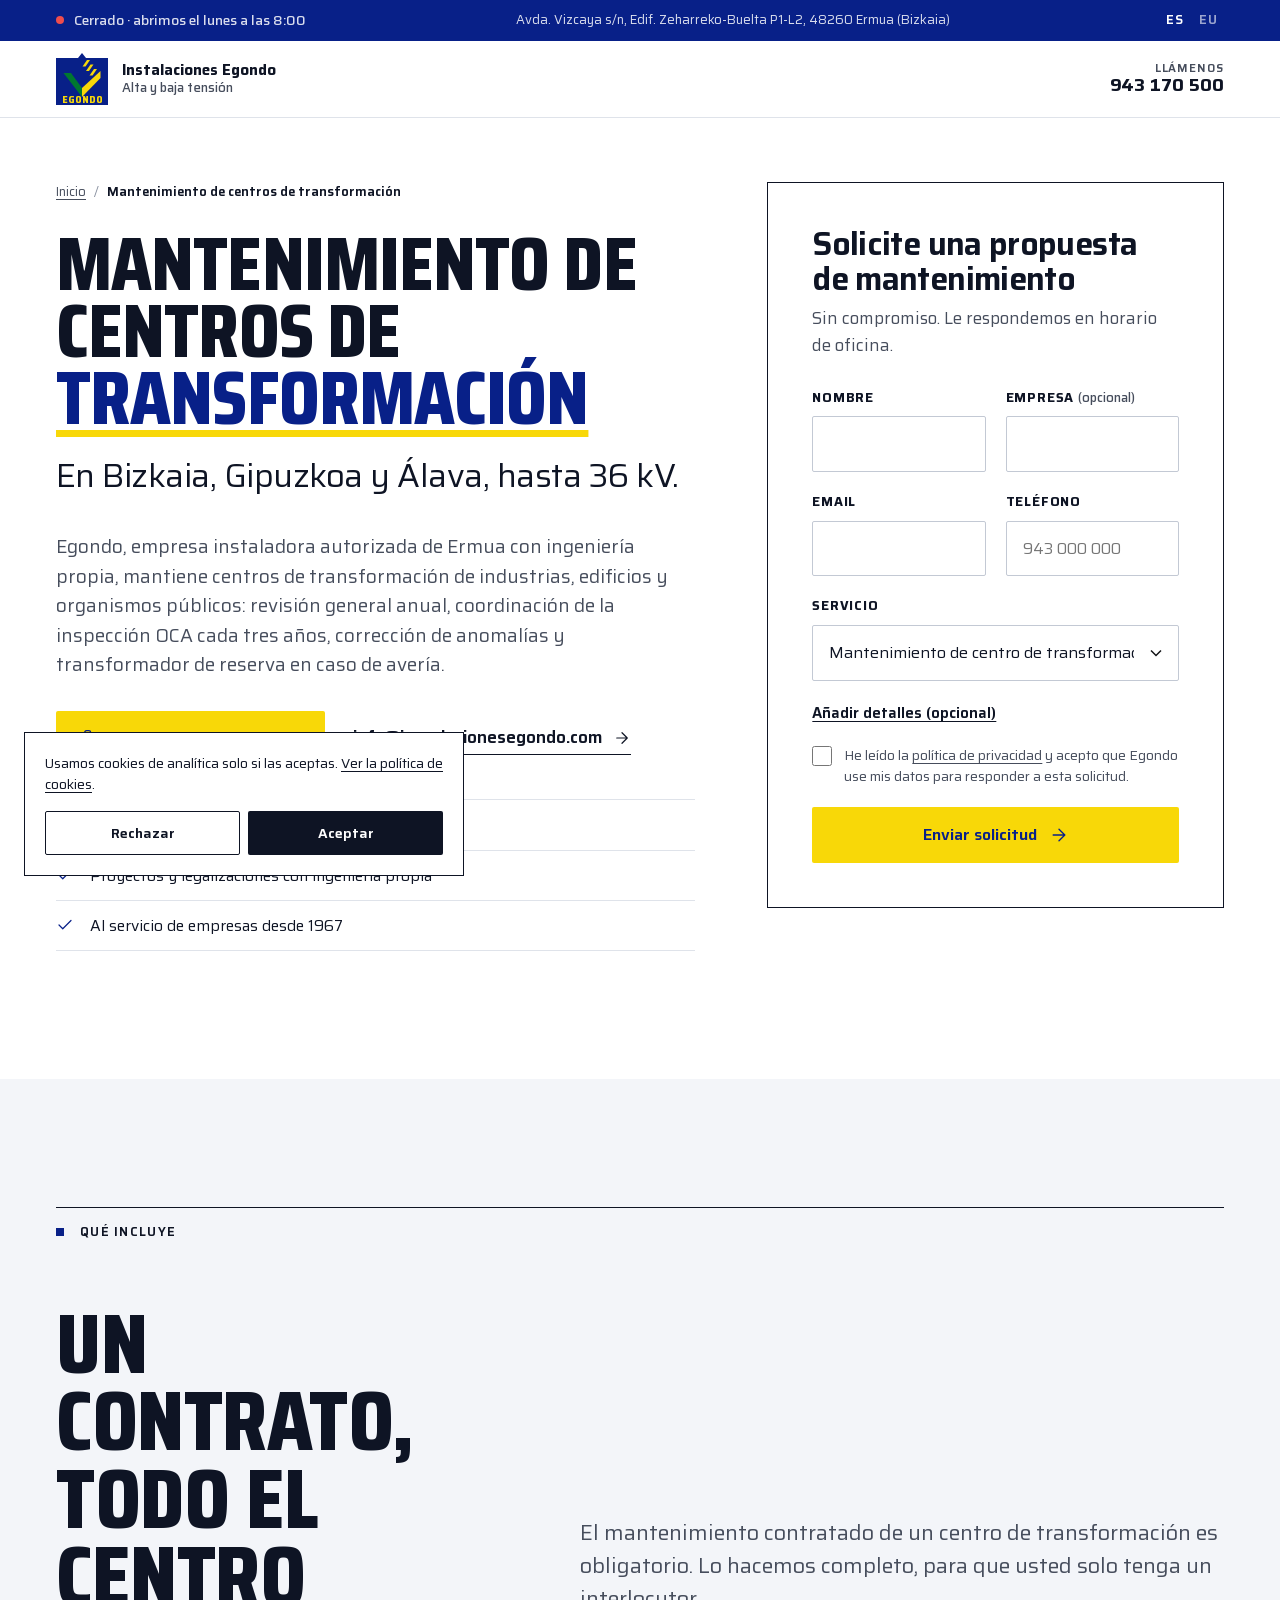
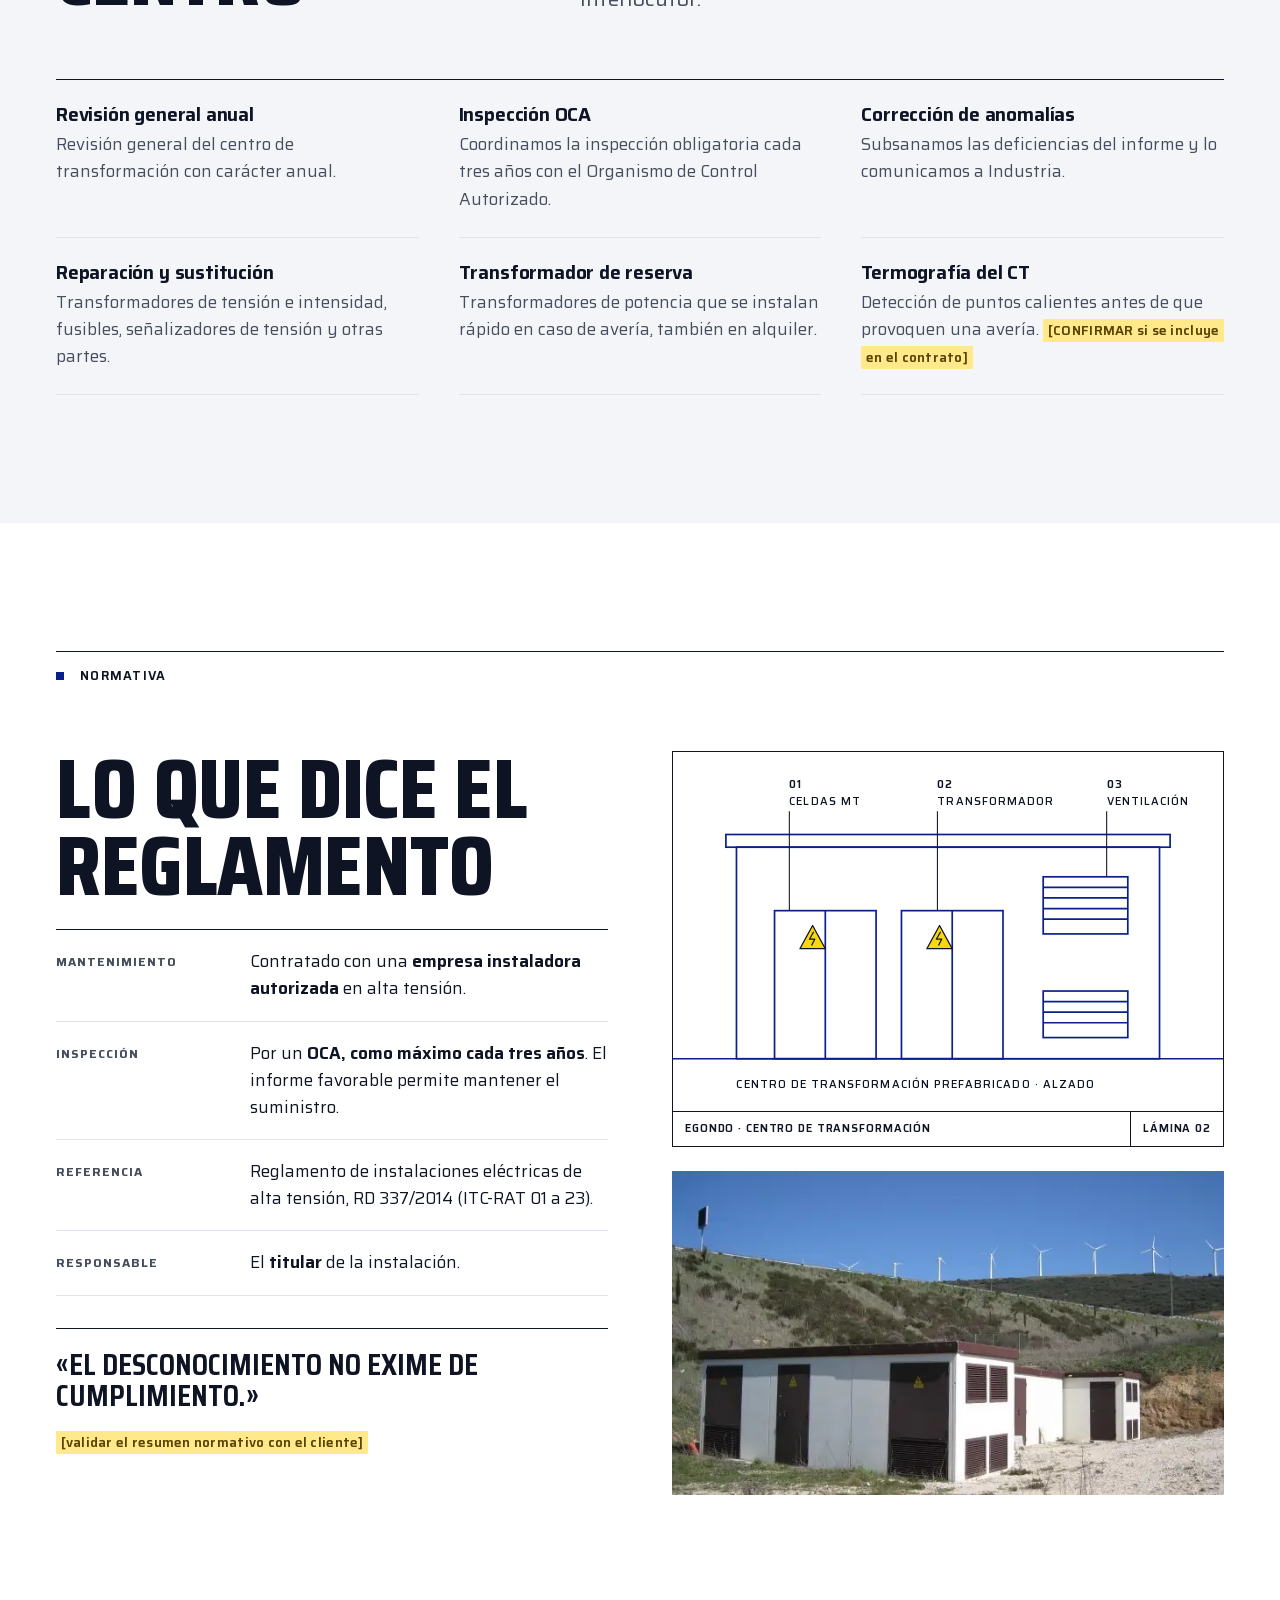
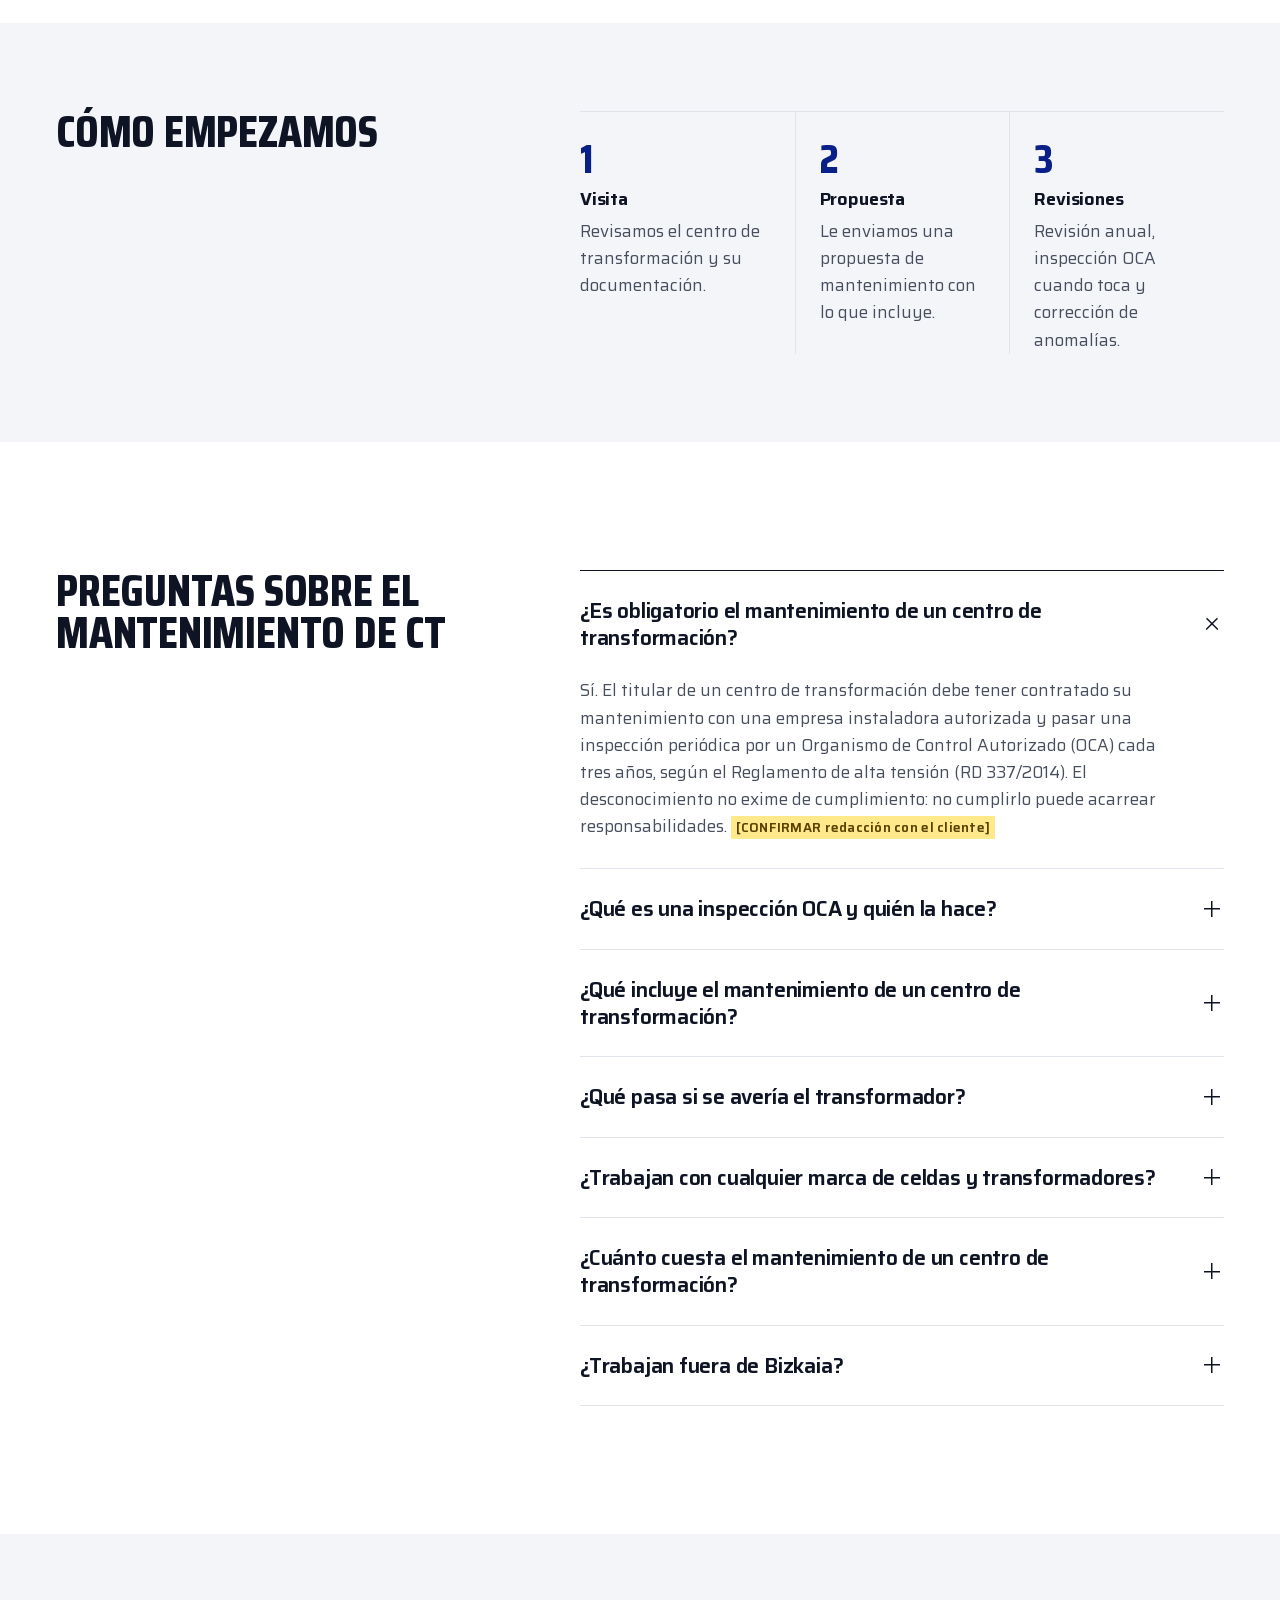
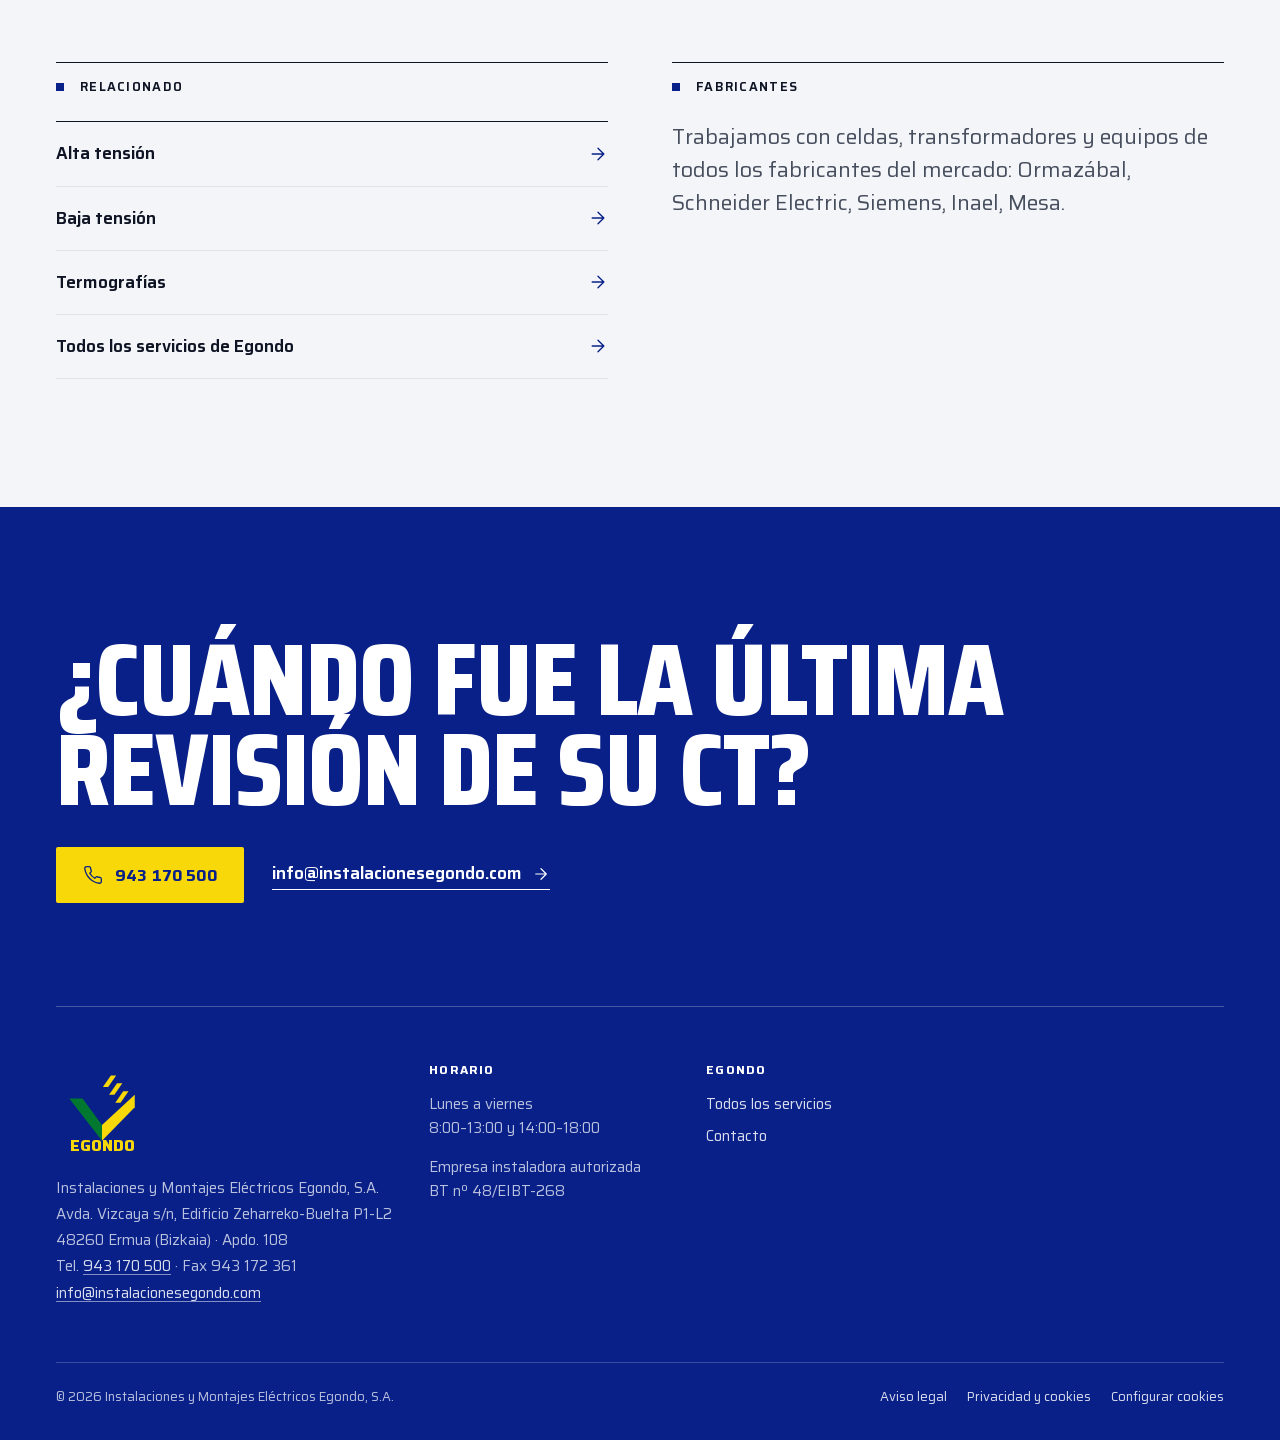
<file: mantenimiento-centros-transformacion/index.html>
<!DOCTYPE html>
<html lang="es">
<head>
  <meta charset="utf-8">
  <meta name="viewport" content="width=device-width, initial-scale=1, viewport-fit=cover">
  <title>Mantenimiento de centros de transformación | Egondo</title>
  <meta name="description" content="Mantenimiento de centros de transformación en Bizkaia, Gipuzkoa y Álava: revisión anual, inspección OCA y transformador de reserva. Tel. 943 170 500.">
  <link rel="canonical" href="https://instalacionesegondo.com/mantenimiento-centros-transformacion/">

  <link rel="alternate" hreflang="es-ES" href="https://instalacionesegondo.com/mantenimiento-centros-transformacion/">

  <link rel="alternate" hreflang="x-default" href="https://instalacionesegondo.com/mantenimiento-centros-transformacion/">
  <meta name="theme-color" content="#082088">
  <link rel="preload" href="../fonts/saira-egondo.woff2" as="font" type="font/woff2" crossorigin>
  <meta name="format-detection" content="telephone=no">
  <link rel="icon" href="../favicon.svg" type="image/svg+xml">
  <link rel="apple-touch-icon" href="../apple-touch-icon.png">

  <meta property="og:type" content="website">
  <meta property="og:site_name" content="Instalaciones Egondo">
  <meta property="og:locale" content="es_ES">

  <meta property="og:title" content="Mantenimiento de centros de transformación | Egondo">
  <meta property="og:description" content="Mantenimiento de centros de transformación en Bizkaia, Gipuzkoa y Álava: revisión anual, inspección OCA y transformador de reserva. Tel. 943 170 500.">
  <meta property="og:url" content="https://instalacionesegondo.com/mantenimiento-centros-transformacion/">
  <meta property="og:image" content="https://instalacionesegondo.com/og-egondo.jpg">
  <meta property="og:image:width" content="1200">
  <meta property="og:image:height" content="630">
  <meta property="og:image:alt" content="Instalaciones Egondo, instalaciones eléctricas en alta y baja tensión">
  <meta name="twitter:card" content="summary_large_image">
  <meta name="twitter:title" content="Mantenimiento de centros de transformación | Egondo">
  <meta name="twitter:description" content="Mantenimiento de centros de transformación en Bizkaia, Gipuzkoa y Álava: revisión anual, inspección OCA y transformador de reserva. Tel. 943 170 500.">
  <meta name="twitter:image" content="https://instalacionesegondo.com/og-egondo.jpg">
  <script type="application/ld+json">
  {
    "@context": "https://schema.org",
    "@graph": [
      {
        "@type": "Electrician",
        "@id": "https://instalacionesegondo.com/#negocio",
        "name": "Instalaciones Egondo",
        "legalName": "Instalaciones y Montajes Eléctricos Egondo, S.A.",
        "alternateName": "Egondo",
        "description": "Empresa instaladora eléctrica de Ermua (Bizkaia), fundada en 1967: montaje, mantenimiento y puesta en marcha de instalaciones de alta y baja tensión, centros de transformación, termografías, telecomunicaciones, automatización industrial y eficiencia energética, con ingeniería propia.",
        "url": "https://instalacionesegondo.com/",
        "logo": "https://instalacionesegondo.com/logo.svg",
        "image": [
          "https://instalacionesegondo.com/og-egondo.jpg",
          "https://instalacionesegondo.com/img/centro-transformacion.jpg"
        ],
        "foundingDate": "1967",
        "founder": {
          "@type": "Person",
          "name": "Javier Garro"
        },
        "telephone": "+34943170500",
        "faxNumber": "+34943172361",
        "email": "info@instalacionesegondo.com",
        "address": {
          "@type": "PostalAddress",
          "streetAddress": "Avda. Vizcaya s/n, Edificio Zeharreko-Buelta P1-L2",
          "postOfficeBoxNumber": "Apdo. 108",
          "addressLocality": "Ermua",
          "postalCode": "48260",
          "addressRegion": "Bizkaia",
          "addressCountry": "ES"
        },
        "geo": {
          "@type": "GeoCoordinates",
          "latitude": 43.1846,
          "longitude": -2.5108
        },
        "hasMap": "https://www.google.com/maps/search/?api=1&query=Instalaciones%20Egondo%2C%20Avenida%20Vizcaya%2C%2048260%20Ermua",
        "openingHoursSpecification": [
          {
            "@type": "OpeningHoursSpecification",
            "dayOfWeek": [
              "Monday",
              "Tuesday",
              "Wednesday",
              "Thursday",
              "Friday"
            ],
            "opens": "08:00",
            "closes": "13:00"
          },
          {
            "@type": "OpeningHoursSpecification",
            "dayOfWeek": [
              "Monday",
              "Tuesday",
              "Wednesday",
              "Thursday",
              "Friday"
            ],
            "opens": "14:00",
            "closes": "18:00"
          }
        ],
        "contactPoint": {
          "@type": "ContactPoint",
          "telephone": "+34943170500",
          "email": "info@instalacionesegondo.com",
          "contactType": "customer service",
          "areaServed": "ES",
          "availableLanguage": [
            "es",
            "eu"
          ]
        },
        "areaServed": [
          {
            "@type": "AdministrativeArea",
            "name": "Bizkaia"
          },
          {
            "@type": "AdministrativeArea",
            "name": "Gipuzkoa"
          },
          {
            "@type": "AdministrativeArea",
            "name": "Álava"
          },
          {
            "@type": "Country",
            "name": "España"
          }
        ],
        "knowsAbout": [
          "Alta tensión",
          "Centros de transformación",
          "Baja tensión",
          "Termografía",
          "Automatización industrial",
          "Telecomunicaciones",
          "Eficiencia energética"
        ],
        "sameAs": []
      },
      {
        "@type": "Service",
        "@id": "https://instalacionesegondo.com/mantenimiento-centros-transformacion/#servicio-ct-mantenimiento",
        "name": "Mantenimiento de centros de transformación",
        "serviceType": "Mantenimiento de centros de transformación",
        "description": "Revisión general anual del centro de transformación, coordinación de la inspección periódica obligatoria por un OCA y corrección de las anomalías detectadas.",
        "url": "https://instalacionesegondo.com/mantenimiento-centros-transformacion/",
        "provider": {
          "@id": "https://instalacionesegondo.com/#negocio"
        },
        "areaServed": [
          {
            "@type": "AdministrativeArea",
            "name": "Bizkaia"
          },
          {
            "@type": "AdministrativeArea",
            "name": "Gipuzkoa"
          },
          {
            "@type": "AdministrativeArea",
            "name": "Álava"
          },
          {
            "@type": "Country",
            "name": "España"
          }
        ]
      },
      {
        "@type": "WebPage",
        "@id": "https://instalacionesegondo.com/mantenimiento-centros-transformacion/#webpage",
        "url": "https://instalacionesegondo.com/mantenimiento-centros-transformacion/",
        "name": "Mantenimiento de centros de transformación | Egondo",
        "inLanguage": "es-ES",
        "isPartOf": {
          "@id": "https://instalacionesegondo.com/#web"
        },
        "about": {
          "@id": "https://instalacionesegondo.com/mantenimiento-centros-transformacion/#servicio-ct-mantenimiento"
        }
      },
      {
        "@type": "BreadcrumbList",
        "@id": "https://instalacionesegondo.com/mantenimiento-centros-transformacion/#breadcrumb",
        "itemListElement": [
          {
            "@type": "ListItem",
            "position": 1,
            "name": "Inicio",
            "item": "https://instalacionesegondo.com/"
          },
          {
            "@type": "ListItem",
            "position": 2,
            "name": "Mantenimiento de centros de transformación",
            "item": "https://instalacionesegondo.com/mantenimiento-centros-transformacion/"
          }
        ]
      },
      {
        "@type": "FAQPage",
        "@id": "https://instalacionesegondo.com/mantenimiento-centros-transformacion/#faq",
        "mainEntity": [
          {
            "@type": "Question",
            "name": "¿Es obligatorio el mantenimiento de un centro de transformación?",
            "acceptedAnswer": {
              "@type": "Answer",
              "text": "Sí. El titular de un centro de transformación debe tener contratado su mantenimiento con una empresa instaladora autorizada y pasar una inspección periódica por un Organismo de Control Autorizado (OCA) cada tres años, según el Reglamento de alta tensión (RD 337/2014). El desconocimiento no exime de cumplimiento: no cumplirlo puede acarrear responsabilidades."
            }
          },
          {
            "@type": "Question",
            "name": "¿Qué es una inspección OCA y quién la hace?",
            "acceptedAnswer": {
              "@type": "Answer",
              "text": "Es la inspección reglamentaria que realiza un Organismo de Control Autorizado, una entidad externa e independiente. Su informe favorable permite mantener el suministro. En alta tensión es cada tres años y en las instalaciones de baja tensión que lo requieren, cada cinco. Nosotros la coordinamos y corregimos las anomalías que señale el informe."
            }
          },
          {
            "@type": "Question",
            "name": "¿Qué incluye el mantenimiento de un centro de transformación?",
            "acceptedAnswer": {
              "@type": "Answer",
              "text": "Una revisión general anual del centro (celdas, transformador, protecciones, señalización y seguridad), la coordinación de la inspección OCA cuando toca y la reparación o sustitución de lo que haga falta: transformadores de tensión e intensidad, fusibles, señalizadores de tensión, etc."
            }
          },
          {
            "@type": "Question",
            "name": "¿Qué pasa si se avería el transformador?",
            "acceptedAnswer": {
              "@type": "Answer",
              "text": "Disponemos de transformadores de potencia para nuestros clientes que se pueden instalar rápidamente en caso de avería. Si el servicio no está incluido en el contrato de mantenimiento, también se puede alquilar."
            }
          },
          {
            "@type": "Question",
            "name": "¿Trabajan con cualquier marca de celdas y transformadores?",
            "acceptedAnswer": {
              "@type": "Answer",
              "text": "Sí. Trabajamos con celdas, transformadores y equipos de todos los fabricantes del mercado, como Ormazábal, Schneider Electric, Siemens, Inael o Mesa."
            }
          },
          {
            "@type": "Question",
            "name": "¿Cuánto cuesta el mantenimiento de un centro de transformación?",
            "acceptedAnswer": {
              "@type": "Answer",
              "text": "Depende del número de transformadores, de su potencia y del estado de la instalación. Lo vemos en una visita y le damos un presupuesto cerrado."
            }
          },
          {
            "@type": "Question",
            "name": "¿Trabajan fuera de Bizkaia?",
            "acceptedAnswer": {
              "@type": "Answer",
              "text": "Sí. Estamos en Ermua, junto a la N-634 y con acceso directo a la autopista, a menos de una hora de Bizkaia, Gipuzkoa y Álava. Damos servicio a nivel local, provincial, autonómico y estatal."
            }
          }
        ]
      }
    ]
  }
  </script>

<link rel="stylesheet" href="../css/estilos.css"></head>
<body>
  <a class="skip" href="#contenido">Saltar al contenido</a>
  <div class="barra">
  <div class="wrap barra__in">
    <p class="estado" data-chip>
  <span class="estado__punto" aria-hidden="true"></span>
  <span data-chip-text>L–V 8:00–13:00 y 14:00–18:00</span>
</p>
    <span class="barra__dir">Avda. Vizcaya s/n, Edif. Zeharreko-Buelta P1-L2, 48260 Ermua (Bizkaia)</span>
    <div class="idioma" aria-label="Idioma">
      <a href="../mantenimiento-centros-transformacion/" hreflang="es" lang="es" aria-current="true">ES</a>
      <a href="../eu/" hreflang="eu" lang="eu">EU</a>
    </div>
  </div>
</div>
<header class="cab cab--landing">
  <div class="wrap cab__in">
    <a class="marca" href="../">
      <svg viewBox="0 0 104 104" width="52" height="52" aria-hidden="true"><path d="M0 10h44l8-10 8 10h44v94H0z" fill="#082088"></path><path d="M15 40h15l22 30v18z" fill="#007830"></path><path d="M89 36v14L52 88V70z" fill="#F8D808"></path><g fill="#F8D808"><path d="M62 14h6l-9 13h-6z"></path><path d="M69 23h6l-9 13h-6z"></path><path d="M76 32h6l-9 13h-6z"></path></g><text x="52" y="99" text-anchor="middle" font-family="'Saira Egondo', Arial, sans-serif" font-weight="800" font-size="18" fill="#F8D808">EGONDO</text></svg>
      <span class="marca__txt"><b>Instalaciones Egondo</b>Alta y baja tensión</span>
    </a>

    <a class="cab__tel" href="tel:+34943170500" data-ub="cabecera"><small>Llámenos</small><span>943 170 500</span></a>

    
  </div>
</header>
  <main id="contenido">

  <section class="landing-hero" aria-labelledby="h1">
    <div class="wrap portada__rejilla">
      <div>
        <nav class="migas" aria-label="Migas de pan">
  <ol><li><a href="../">Inicio</a></li><li><span aria-current="page">Mantenimiento de centros de transformación</span></li></ol>
</nav>
        <h1 id="h1">
          <span class="h1-gran h1-gran--largo">Mantenimiento de centros de <em>transformación</em></span>
          <span class="h1-peq">En Bizkaia, Gipuzkoa y Álava, hasta 36 kV.</span>
        </h1>
        <p class="respuesta">Egondo, empresa instaladora autorizada de Ermua con ingeniería propia, mantiene centros de transformación de industrias, edificios y organismos públicos: revisión general anual, coordinación de la inspección OCA cada tres años, corrección de anomalías y transformador de reserva en caso de avería.</p>
        <div class="acciones">
          <a class="btn btn--acento" href="tel:+34943170500" data-ub="landing_portada"><svg class="ico" width="24" height="24" viewBox="0 0 24 24" fill="none" stroke="currentColor" stroke-width="1.6" stroke-linecap="round" stroke-linejoin="round" aria-hidden="true" focusable="false"><path d="M22 16.92v3a2 2 0 0 1-2.18 2 19.8 19.8 0 0 1-8.63-3.07 19.5 19.5 0 0 1-6-6A19.8 19.8 0 0 1 2.12 4.18 2 2 0 0 1 4.11 2h3a2 2 0 0 1 2 1.72c.13.96.36 1.9.7 2.81a2 2 0 0 1-.45 2.11L8.09 9.91a16 16 0 0 0 6 6l1.27-1.27a2 2 0 0 1 2.11-.45c.9.34 1.85.57 2.81.7A2 2 0 0 1 22 16.92z"/></svg>Llamar al <span class="btn__num">943 170 500</span></a>
          <div class="acciones__sec"><a class="flecha" href="mailto:info@instalacionesegondo.com" data-ub="landing_portada">info@instalacionesegondo.com <svg class="ico" width="18" height="18" viewBox="0 0 24 24" fill="none" stroke="currentColor" stroke-width="1.6" stroke-linecap="round" stroke-linejoin="round" aria-hidden="true" focusable="false"><path d="M5 12h14m-7-7 7 7-7 7"/></svg></a></div>
        </div>
        <ul class="lista-check">
          <li><svg class="ico" width="18" height="18" viewBox="0 0 24 24" fill="none" stroke="currentColor" stroke-width="1.6" stroke-linecap="round" stroke-linejoin="round" aria-hidden="true" focusable="false"><path d="M20 6 9 17l-5-5"/></svg>Celdas y transformadores de cualquier fabricante</li>
          <li><svg class="ico" width="18" height="18" viewBox="0 0 24 24" fill="none" stroke="currentColor" stroke-width="1.6" stroke-linecap="round" stroke-linejoin="round" aria-hidden="true" focusable="false"><path d="M20 6 9 17l-5-5"/></svg>Proyectos y legalizaciones con ingeniería propia</li>
          <li><svg class="ico" width="18" height="18" viewBox="0 0 24 24" fill="none" stroke="currentColor" stroke-width="1.6" stroke-linecap="round" stroke-linejoin="round" aria-hidden="true" focusable="false"><path d="M20 6 9 17l-5-5"/></svg>Al servicio de empresas desde 1967</li>
        </ul>
      </div>
      <div id="contacto"><div class="formulario">
  <h2 id="f-land-t">Solicite una propuesta de mantenimiento</h2>
  <p class="formulario__sub">Sin compromiso. Le respondemos en horario de oficina.</p>
  <form class="form" action="#contacto" method="post" data-form aria-labelledby="f-land-t">
    <div class="form__fila">
      <div class="campo"><label for="f-land-nombre">Nombre</label><input id="f-land-nombre" name="nombre" type="text" autocomplete="name" required minlength="2"></div>
      <div class="campo"><label for="f-land-empresa">Empresa <span>(opcional)</span></label><input id="f-land-empresa" name="empresa" type="text" autocomplete="organization"></div>
    </div>
    <div class="form__fila">
      <div class="campo"><label for="f-land-email">Email</label><input id="f-land-email" name="email" type="email" autocomplete="email" required></div>
      <div class="campo"><label for="f-land-tel">Teléfono</label><input id="f-land-tel" name="telefono" type="tel" inputmode="tel" autocomplete="tel" required pattern="[+0-9 ]{9,16}" placeholder="943 000 000"></div>
    </div>
    <div class="campo">
      <label for="f-land-serv">Servicio</label>
      <select id="f-land-serv" name="servicio" required>
        <option value="" disabled>Elige una opción</option>
        <option selected>Mantenimiento de centro de transformación</option><option>Alta y media tensión</option><option>Baja tensión / instalación industrial</option><option>Avería eléctrica</option><option>Termografía</option><option>Automatización industrial</option><option>Telecomunicaciones</option><option>Eficiencia energética / LED</option><option>Otro</option>
      </select>
    </div>
    <details class="mas"><summary>Añadir detalles (opcional)</summary><div class="campo"><label for="f-land-msg">Mensaje</label><textarea id="f-land-msg" name="mensaje" rows="3"></textarea></div></details>
    <div class="hp" aria-hidden="true"><label>No rellenar <input name="web" tabindex="-1" autocomplete="off"></label></div>
    <label class="casilla"><input type="checkbox" name="privacidad" required><span>He leído la <a href="../privacidad/">política de privacidad</a> y acepto que Egondo use mis datos para responder a esta solicitud.</span></label>
    <button class="btn btn--acento btn--ancho" type="submit">Enviar solicitud <svg class="ico" width="24" height="24" viewBox="0 0 24 24" fill="none" stroke="currentColor" stroke-width="1.6" stroke-linecap="round" stroke-linejoin="round" aria-hidden="true" focusable="false"><path d="M5 12h14m-7-7 7 7-7 7"/></svg></button>
  </form>
  <div class="form__ok" role="status" hidden data-form-ok>
    <svg class="ico" width="28" height="28" viewBox="0 0 24 24" fill="none" stroke="currentColor" stroke-width="1.6" stroke-linecap="round" stroke-linejoin="round" aria-hidden="true" focusable="false"><path d="M20 6 9 17l-5-5"/></svg>
    <div><strong>Recibido. Le contestamos en horario de oficina.</strong>Si es urgente, llame al 943 170 500.</div>
  </div>
</div></div>
    </div>
  </section>

  <section class="sec sec--papel" aria-labelledby="inc-t">
    <div class="wrap">
      <p class="rotulo">Qué incluye</p>
      <div class="dos" style="margin-bottom:clamp(40px,5vw,64px);align-items:end">
        <h2 class="titular" id="inc-t">Un contrato, todo el centro</h2>
        <p class="entrada" style="margin:0">El mantenimiento contratado de un centro de transformación es obligatorio. Lo hacemos completo, para que usted solo tenga un interlocutor.</p>
      </div>
      <ul class="casos"><li class="caso"><h3>Revisión general anual</h3><p>Revisión general del centro de transformación con carácter anual.</p></li><li class="caso"><h3>Inspección OCA</h3><p>Coordinamos la inspección obligatoria cada tres años con el Organismo de Control Autorizado.</p></li><li class="caso"><h3>Corrección de anomalías</h3><p>Subsanamos las deficiencias del informe y lo comunicamos a Industria.</p></li><li class="caso"><h3>Reparación y sustitución</h3><p>Transformadores de tensión e intensidad, fusibles, señalizadores de tensión y otras partes.</p></li><li class="caso"><h3>Transformador de reserva</h3><p>Transformadores de potencia que se instalan rápido en caso de avería, también en alquiler.</p></li><li class="caso"><h3>Termografía del CT</h3><p>Detección de puntos calientes antes de que provoquen una avería. <span class="tbd">[CONFIRMAR si se incluye en el contrato]</span></p></li></ul>
    </div>
  </section>

  <section class="sec" aria-labelledby="norma-t">
    <div class="wrap">
      <p class="rotulo">Normativa</p>
      <div class="dos dos--mitad">
        <div>
          <h2 class="titular" id="norma-t" style="margin-bottom:24px">Lo que dice el reglamento</h2>
          <dl class="tabla">
            <div><dt>Mantenimiento</dt><dd>Contratado con una <b>empresa instaladora autorizada</b> en alta tensión.</dd></div>
            <div><dt>Inspección</dt><dd>Por un <b>OCA, como máximo cada tres años</b>. El informe favorable permite mantener el suministro.</dd></div>
            <div><dt>Referencia</dt><dd>Reglamento de instalaciones eléctricas de alta tensión, RD 337/2014 (ITC-RAT 01 a 23).</dd></div>
            <div><dt>Responsable</dt><dd>El <b>titular</b> de la instalación.</dd></div>
          </dl>
          <blockquote class="cita"><p>El desconocimiento no exime de cumplimiento.</p></blockquote>
          <p style="margin-top:16px"><span class="tbd">[validar el resumen normativo con el cliente]</span></p>
        </div>
        <div>
          <figure class="lamina" style="margin:0">
  <svg viewBox="0 0 520 340" role="img" aria-label="Alzado de un centro de transformación prefabricado con celdas de media tensión, transformador, rejillas de ventilación y señalización de riesgo eléctrico">
<rect width="520" height="340" fill="#fff"/>
<g fill="none" stroke="#082088" stroke-width="1.6">
  <path d="M0 290h520"/>
  <rect x="50" y="78" width="420" height="12"/>
  <rect x="60" y="90" width="400" height="200"/>
  <rect x="96" y="150" width="96" height="140"/><path d="M144 150v140"/>
  <rect x="216" y="150" width="96" height="140"/><path d="M264 150v140"/>
  <rect x="350" y="118" width="80" height="54"/><path d="M350 128h80M350 138h80M350 148h80M350 158h80"/>
  <rect x="350" y="226" width="80" height="44"/><path d="M350 236h80M350 246h80M350 256h80"/>
</g>
<g stroke="#0E1424" stroke-width="1.2" stroke-linejoin="round">
  <path d="M120 186l12-22 12 22z" fill="#F8D808"/><path d="M133 170l-4 7h5l-3 6" fill="none"/>
  <path d="M240 186l12-22 12 22z" fill="#F8D808"/><path d="M253 170l-4 7h5l-3 6" fill="none"/>
</g>
<g fill="none" stroke="#0E1424" stroke-width="1"><path d="M110 150V56"/><path d="M250 150V56"/><path d="M410 118V56"/></g>
<g font-size="10.5" font-weight="600" letter-spacing="1" fill="#0E1424">
  <text x="110" y="34">01</text><text x="110" y="50" font-weight="500">CELDAS MT</text>
  <text x="250" y="34">02</text><text x="250" y="50" font-weight="500">TRANSFORMADOR</text>
  <text x="410" y="34">03</text><text x="410" y="50" font-weight="500">VENTILACIÓN</text>
  <text x="60" y="318" font-weight="500">CENTRO DE TRANSFORMACIÓN PREFABRICADO · ALZADO</text>
</g></svg>
  <figcaption class="lamina__pie"><span>Egondo · Centro de transformación</span><span>Lámina 02</span></figcaption>
</figure>
          <div style="margin-top:24px"><picture class="foto-real">
  <source srcset="/img/centro-transformacion.webp" type="image/webp">
  <img src="../img/centro-transformacion.jpg" alt="Centros de transformación prefabricados" width="630" height="370" loading="lazy" decoding="async" sizes="(min-width: 860px) 50vw, 100vw">
</picture></div>
        </div>
      </div>
    </div>
  </section>

  <section class="sec sec--papel sec--corta" aria-labelledby="proc-t">
    <div class="wrap dos">
      <h2 class="titular titular--m" id="proc-t">Cómo empezamos</h2>
      <ol class="pasos" style="border-top-color:var(--linea)"><li class="paso"><h3>Visita</h3><p>Revisamos el centro de transformación y su documentación.</p></li><li class="paso"><h3>Propuesta</h3><p>Le enviamos una propuesta de mantenimiento con lo que incluye.</p></li><li class="paso"><h3>Revisiones</h3><p>Revisión anual, inspección OCA cuando toca y corrección de anomalías.</p></li></ol>
    </div>
  </section>

  <section class="sec" id="preguntas" aria-labelledby="faq-t">
    <div class="wrap dos dos--pegado">
      <h2 class="titular titular--m" id="faq-t">Preguntas sobre el mantenimiento de CT</h2>
      <div class="faq">
  <details open>
      <summary><h3>¿Es obligatorio el mantenimiento de un centro de transformación?</h3></summary>
      <div class="faq__r"><p>Sí. El titular de un centro de transformación debe tener contratado su mantenimiento con una empresa instaladora autorizada y pasar una inspección periódica por un Organismo de Control Autorizado (OCA) cada tres años, según el Reglamento de alta tensión (RD 337/2014). El desconocimiento no exime de cumplimiento: no cumplirlo puede acarrear responsabilidades. <span class="tbd">[CONFIRMAR redacción con el cliente]</span></p></div>
    </details><details>
      <summary><h3>¿Qué es una inspección OCA y quién la hace?</h3></summary>
      <div class="faq__r"><p>Es la inspección reglamentaria que realiza un Organismo de Control Autorizado, una entidad externa e independiente. Su informe favorable permite mantener el suministro. En alta tensión es cada tres años y en las instalaciones de baja tensión que lo requieren, cada cinco. Nosotros la coordinamos y corregimos las anomalías que señale el informe.</p></div>
    </details><details>
      <summary><h3>¿Qué incluye el mantenimiento de un centro de transformación?</h3></summary>
      <div class="faq__r"><p>Una revisión general anual del centro (celdas, transformador, protecciones, señalización y seguridad), la coordinación de la inspección OCA cuando toca y la reparación o sustitución de lo que haga falta: transformadores de tensión e intensidad, fusibles, señalizadores de tensión, etc. <span class="tbd">[CONFIRMAR alcance exacto del contrato tipo]</span></p></div>
    </details><details>
      <summary><h3>¿Qué pasa si se avería el transformador?</h3></summary>
      <div class="faq__r"><p>Disponemos de transformadores de potencia para nuestros clientes que se pueden instalar rápidamente en caso de avería. Si el servicio no está incluido en el contrato de mantenimiento, también se puede alquilar. <span class="tbd">[CONFIRMAR potencias disponibles y tiempos]</span></p></div>
    </details><details>
      <summary><h3>¿Trabajan con cualquier marca de celdas y transformadores?</h3></summary>
      <div class="faq__r"><p>Sí. Trabajamos con celdas, transformadores y equipos de todos los fabricantes del mercado, como Ormazábal, Schneider Electric, Siemens, Inael o Mesa.</p></div>
    </details><details>
      <summary><h3>¿Cuánto cuesta el mantenimiento de un centro de transformación?</h3></summary>
      <div class="faq__r"><p>Depende del número de transformadores, de su potencia y del estado de la instalación. Lo vemos en una visita y le damos un presupuesto cerrado. <span class="tbd">[PRECIO ORIENTATIVO A CONFIRMAR, si el cliente quiere publicarlo]</span></p></div>
    </details><details>
      <summary><h3>¿Trabajan fuera de Bizkaia?</h3></summary>
      <div class="faq__r"><p>Sí. Estamos en Ermua, junto a la N-634 y con acceso directo a la autopista, a menos de una hora de Bizkaia, Gipuzkoa y Álava. Damos servicio a nivel local, provincial, autonómico y estatal.</p></div>
    </details>
</div>
    </div>
  </section>

  <section class="sec sec--papel" aria-labelledby="rel-t">
    <div class="wrap dos dos--mitad">
      <div>
        <p class="rotulo" style="margin-bottom:24px">Relacionado</p>
        <h2 id="rel-t" class="sr">Servicios relacionados</h2>
        <div class="enlaces">
          <a href="../alta-tension/" data-pendiente>Alta tensión<svg class="ico" width="20" height="20" viewBox="0 0 24 24" fill="none" stroke="currentColor" stroke-width="1.6" stroke-linecap="round" stroke-linejoin="round" aria-hidden="true" focusable="false"><path d="M5 12h14m-7-7 7 7-7 7"/></svg></a><a href="../baja-tension/" data-pendiente>Baja tensión<svg class="ico" width="20" height="20" viewBox="0 0 24 24" fill="none" stroke="currentColor" stroke-width="1.6" stroke-linecap="round" stroke-linejoin="round" aria-hidden="true" focusable="false"><path d="M5 12h14m-7-7 7 7-7 7"/></svg></a><a href="../termografias/" data-pendiente>Termografías<svg class="ico" width="20" height="20" viewBox="0 0 24 24" fill="none" stroke="currentColor" stroke-width="1.6" stroke-linecap="round" stroke-linejoin="round" aria-hidden="true" focusable="false"><path d="M5 12h14m-7-7 7 7-7 7"/></svg></a>
          <a href="../#servicios">Todos los servicios de Egondo<svg class="ico" width="20" height="20" viewBox="0 0 24 24" fill="none" stroke="currentColor" stroke-width="1.6" stroke-linecap="round" stroke-linejoin="round" aria-hidden="true" focusable="false"><path d="M5 12h14m-7-7 7 7-7 7"/></svg></a>
        </div>
      </div>
      <div>
        <p class="rotulo" style="margin-bottom:24px">Fabricantes</p>
        <p class="entrada">Trabajamos con celdas, transformadores y equipos de todos los fabricantes del mercado: Ormazábal, Schneider Electric, Siemens, Inael, Mesa.</p>
      </div>
    </div>
  </section>

  </main>
  <footer class="cierre cierre--cta">
  <div class="wrap">
    <div class="cierre__cta">
      <h2>¿Cuándo fue la última revisión de su CT?</h2>
      <div class="acciones">
        <a class="btn btn--acento" href="tel:+34943170500" data-ub="cierre"><svg class="ico" width="24" height="24" viewBox="0 0 24 24" fill="none" stroke="currentColor" stroke-width="1.6" stroke-linecap="round" stroke-linejoin="round" aria-hidden="true" focusable="false"><path d="M22 16.92v3a2 2 0 0 1-2.18 2 19.8 19.8 0 0 1-8.63-3.07 19.5 19.5 0 0 1-6-6A19.8 19.8 0 0 1 2.12 4.18 2 2 0 0 1 4.11 2h3a2 2 0 0 1 2 1.72c.13.96.36 1.9.7 2.81a2 2 0 0 1-.45 2.11L8.09 9.91a16 16 0 0 0 6 6l1.27-1.27a2 2 0 0 1 2.11-.45c.9.34 1.85.57 2.81.7A2 2 0 0 1 22 16.92z"/></svg><span class="btn__num">943 170 500</span></a>
        <a class="flecha" href="mailto:info@instalacionesegondo.com" data-ub="cierre">info@instalacionesegondo.com <svg class="ico" width="18" height="18" viewBox="0 0 24 24" fill="none" stroke="currentColor" stroke-width="1.6" stroke-linecap="round" stroke-linejoin="round" aria-hidden="true" focusable="false"><path d="M5 12h14m-7-7 7 7-7 7"/></svg></a>
      </div>
    </div>
    <div class="pie">
      <div class="pie__rejilla">
        <div class="pie__marca">
          <svg viewBox="0 0 104 104" width="72" height="72" aria-hidden="true"><path d="M0 10h44l8-10 8 10h44v94H0z" fill="#082088"></path><path d="M15 40h15l22 30v18z" fill="#007830"></path><path d="M89 36v14L52 88V70z" fill="#F8D808"></path><g fill="#F8D808"><path d="M62 14h6l-9 13h-6z"></path><path d="M69 23h6l-9 13h-6z"></path><path d="M76 32h6l-9 13h-6z"></path></g><text x="52" y="99" text-anchor="middle" font-family="'Saira Egondo', Arial, sans-serif" font-weight="800" font-size="18" fill="#F8D808">EGONDO</text></svg>
          <address>
            Instalaciones y Montajes Eléctricos Egondo, S.A.<br>
            Avda. Vizcaya s/n, Edificio Zeharreko-Buelta P1-L2<br>
            48260 Ermua (Bizkaia) · Apdo. 108<br>
            Tel. <a href="tel:+34943170500" data-ub="pie">943 170 500</a> · Fax 943 172 361<br>
            <a href="mailto:info@instalacionesegondo.com" data-ub="pie">info@instalacionesegondo.com</a>
          </address>
        </div>
        <div>
          <h2>Horario</h2>
          <p>Lunes a viernes<br>8:00–13:00 y 14:00–18:00</p>
          <p>Empresa instaladora autorizada<br>BT nº 48/EIBT-268</p>
        </div>
        <div><h2>Egondo</h2><ul><li><a href="../">Todos los servicios</a></li><li><a href="../contacto/">Contacto</a></li></ul></div>
      </div>
      <div class="pie__base">
        <span>© 2026 Instalaciones y Montajes Eléctricos Egondo, S.A.</span>
        <nav aria-label="Legal">
          <a href="../aviso-legal/">Aviso legal</a>
          <a href="../privacidad/">Privacidad y cookies</a>
          <button type="button" class="boton-texto" data-cookie-open>Configurar cookies</button>
        </nav>
      </div>
    </div>
  </div>
</footer>
  <nav class="barra-movil" aria-label="Contacto rápido">
  <a class="bm-llamar" href="tel:+34943170500" data-ub="barra_movil"><svg class="ico" width="24" height="24" viewBox="0 0 24 24" fill="none" stroke="currentColor" stroke-width="1.6" stroke-linecap="round" stroke-linejoin="round" aria-hidden="true" focusable="false"><path d="M22 16.92v3a2 2 0 0 1-2.18 2 19.8 19.8 0 0 1-8.63-3.07 19.5 19.5 0 0 1-6-6A19.8 19.8 0 0 1 2.12 4.18 2 2 0 0 1 4.11 2h3a2 2 0 0 1 2 1.72c.13.96.36 1.9.7 2.81a2 2 0 0 1-.45 2.11L8.09 9.91a16 16 0 0 0 6 6l1.27-1.27a2 2 0 0 1 2.11-.45c.9.34 1.85.57 2.81.7A2 2 0 0 1 22 16.92z"/></svg>Llamar</a>
  <a class="bm-wa" href="mailto:info@instalacionesegondo.com" data-ub="barra_movil"><svg class="ico" width="24" height="24" viewBox="0 0 24 24" fill="none" stroke="currentColor" stroke-width="1.6" stroke-linecap="round" stroke-linejoin="round" aria-hidden="true" focusable="false"><rect x="2" y="4" width="20" height="16" rx="2"/><path d="m22 7-8.97 5.7a1.94 1.94 0 0 1-2.06 0L2 7"/></svg>Email</a>
  <a class="bm-pres" href="#contacto" data-ub="barra_movil">Presupuesto</a>
</nav>
  <div class="cookies" role="dialog" aria-modal="false" aria-labelledby="cookies-t" data-cookie hidden>
  <p id="cookies-t">Usamos cookies de analítica solo si las aceptas. <a href="../privacidad/#cookies">Ver la política de cookies</a>.</p>
  <div class="cookies__btns">
    <button type="button" class="btn btn--linea" data-cookie-no>Rechazar</button>
    <button type="button" class="btn btn--tinta" data-cookie-si>Aceptar</button>
  </div>
</div>
  <div class="aviso" role="status" aria-live="polite" data-toast hidden></div>
  <script src="../js/app.js" defer></script>
</body></html>
</file>
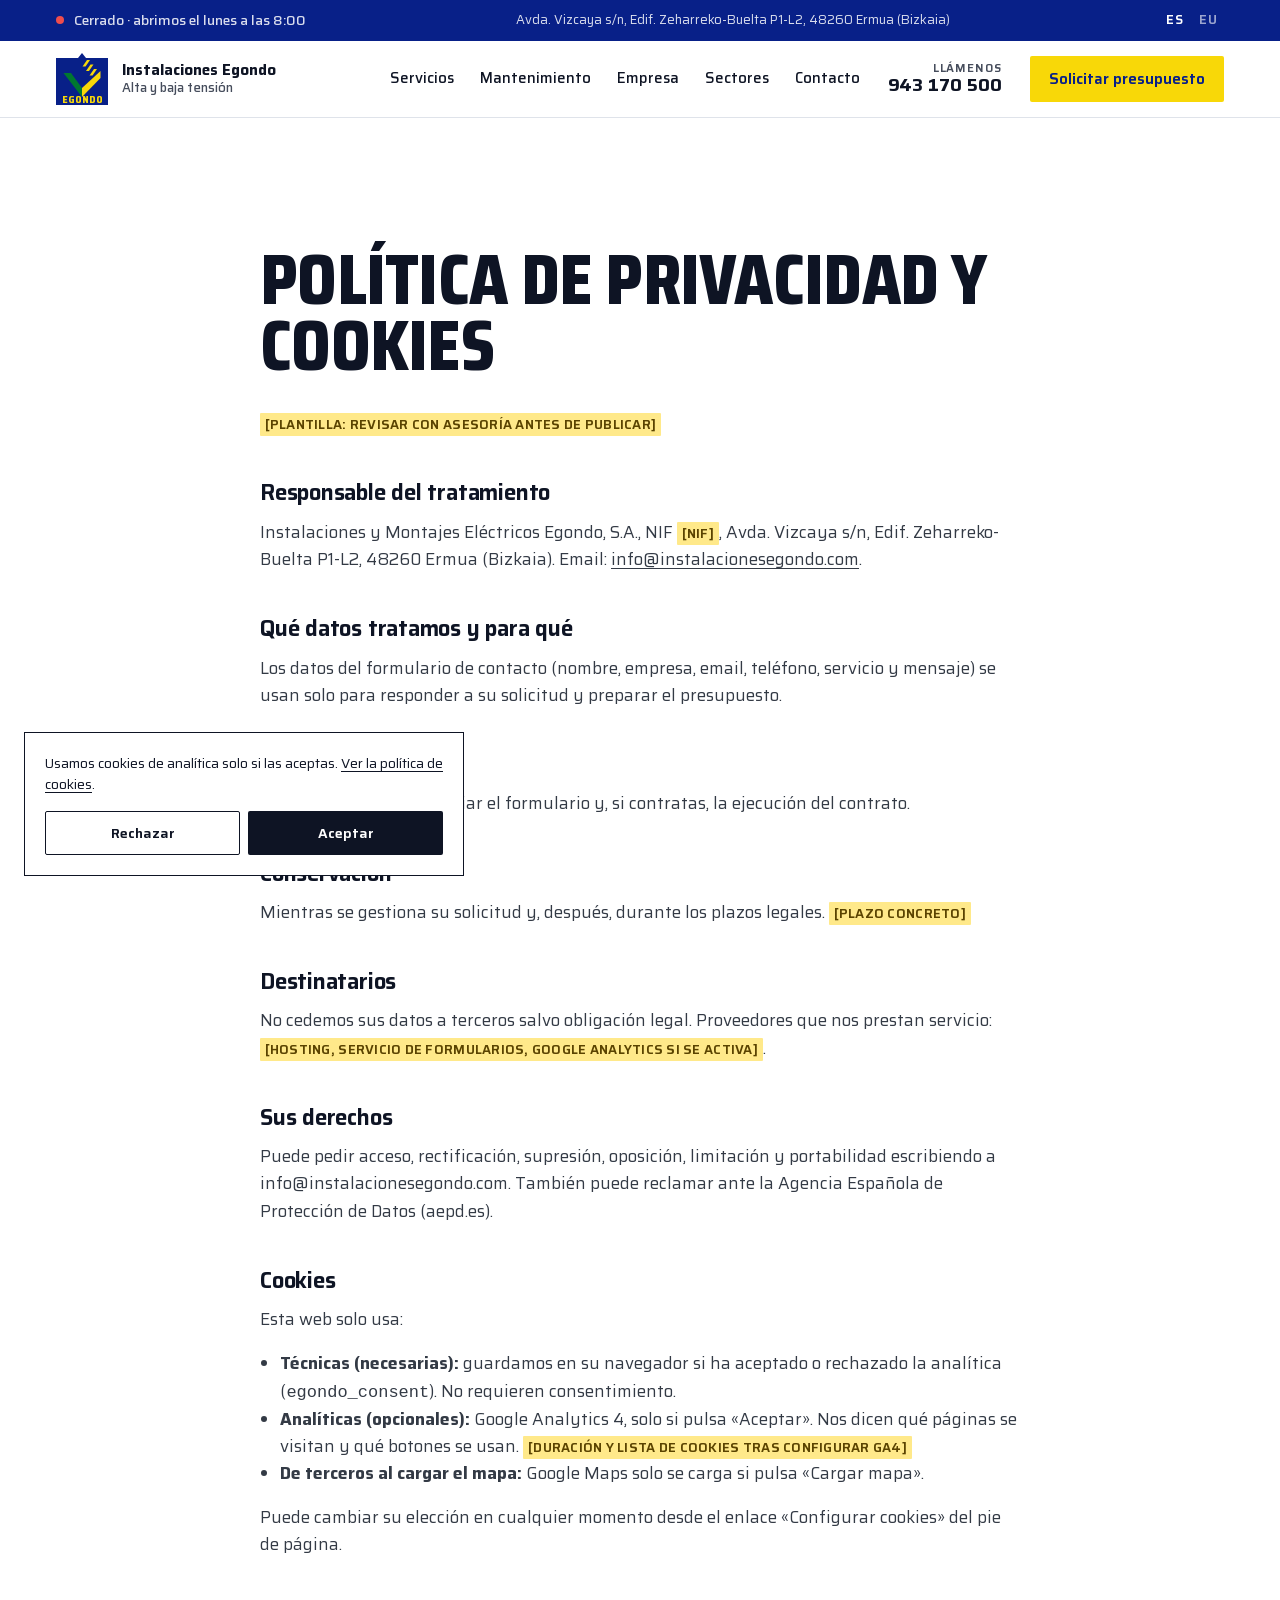
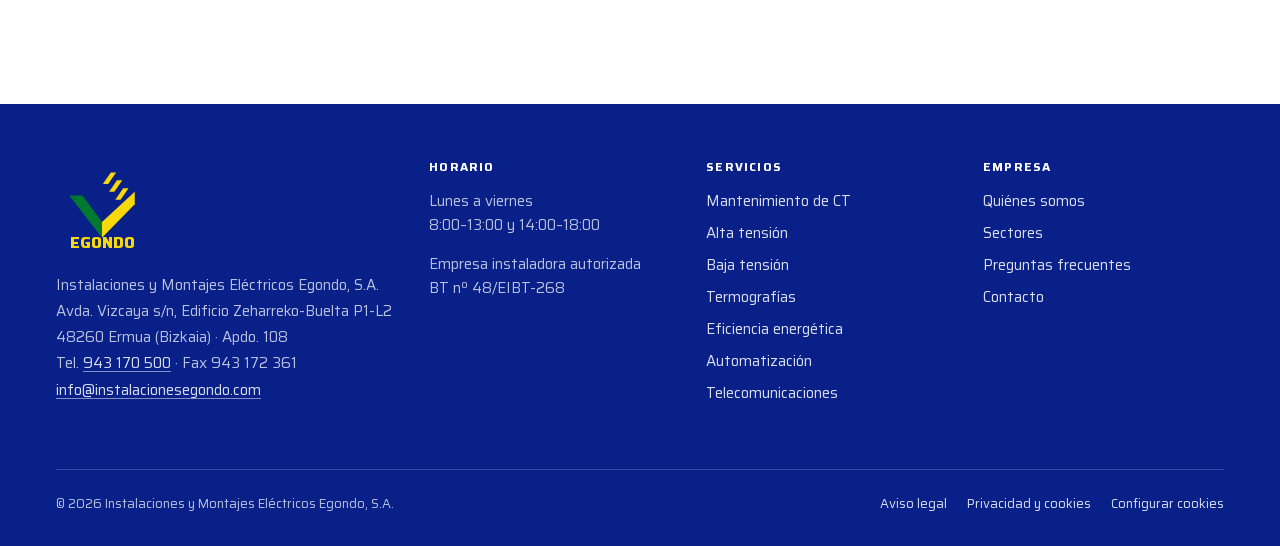
<file: privacidad/index.html>
<!DOCTYPE html>
<html lang="es">
<head>
  <meta charset="utf-8">
  <meta name="viewport" content="width=device-width, initial-scale=1, viewport-fit=cover">
  <title>Privacidad y cookies | Egondo</title>
  <meta name="description" content="Política de privacidad y de cookies de Instalaciones Egondo: qué datos tratamos, para qué y cómo ejercer sus derechos.">
  <link rel="canonical" href="https://instalacionesegondo.com/privacidad/">
  <meta name="robots" content="noindex, follow">
  <link rel="alternate" hreflang="es-ES" href="https://instalacionesegondo.com/privacidad/">

  <link rel="alternate" hreflang="x-default" href="https://instalacionesegondo.com/privacidad/">
  <meta name="theme-color" content="#082088">
  <link rel="preload" href="../fonts/saira-egondo.woff2" as="font" type="font/woff2" crossorigin>
  <meta name="format-detection" content="telephone=no">
  <link rel="icon" href="../favicon.svg" type="image/svg+xml">
  <link rel="apple-touch-icon" href="../apple-touch-icon.png">

  <meta property="og:type" content="website">
  <meta property="og:site_name" content="Instalaciones Egondo">
  <meta property="og:locale" content="es_ES">

  <meta property="og:title" content="Privacidad y cookies | Egondo">
  <meta property="og:description" content="Política de privacidad y de cookies de Instalaciones Egondo: qué datos tratamos, para qué y cómo ejercer sus derechos.">
  <meta property="og:url" content="https://instalacionesegondo.com/privacidad/">
  <meta property="og:image" content="https://instalacionesegondo.com/og-egondo.jpg">
  <meta property="og:image:width" content="1200">
  <meta property="og:image:height" content="630">
  <meta property="og:image:alt" content="Instalaciones Egondo, instalaciones eléctricas en alta y baja tensión">
  <meta name="twitter:card" content="summary_large_image">
  <meta name="twitter:title" content="Privacidad y cookies | Egondo">
  <meta name="twitter:description" content="Política de privacidad y de cookies de Instalaciones Egondo: qué datos tratamos, para qué y cómo ejercer sus derechos.">
  <meta name="twitter:image" content="https://instalacionesegondo.com/og-egondo.jpg">

  
<link rel="stylesheet" href="../css/estilos.css"></head>
<body>
  <a class="skip" href="#contenido">Saltar al contenido</a>
  <div class="barra">
  <div class="wrap barra__in">
    <p class="estado" data-chip>
  <span class="estado__punto" aria-hidden="true"></span>
  <span data-chip-text>L–V 8:00–13:00 y 14:00–18:00</span>
</p>
    <span class="barra__dir">Avda. Vizcaya s/n, Edif. Zeharreko-Buelta P1-L2, 48260 Ermua (Bizkaia)</span>
    <div class="idioma" aria-label="Idioma">
      <a href="../privacidad/" hreflang="es" lang="es" aria-current="true">ES</a>
      <a href="../eu/" hreflang="eu" lang="eu">EU</a>
    </div>
  </div>
</div>
<header class="cab">
  <div class="wrap cab__in">
    <a class="marca" href="../">
      <svg viewBox="0 0 104 104" width="52" height="52" aria-hidden="true"><path d="M0 10h44l8-10 8 10h44v94H0z" fill="#082088"></path><path d="M15 40h15l22 30v18z" fill="#007830"></path><path d="M89 36v14L52 88V70z" fill="#F8D808"></path><g fill="#F8D808"><path d="M62 14h6l-9 13h-6z"></path><path d="M69 23h6l-9 13h-6z"></path><path d="M76 32h6l-9 13h-6z"></path></g><text x="52" y="99" text-anchor="middle" font-family="'Saira Egondo', Arial, sans-serif" font-weight="800" font-size="18" fill="#F8D808">EGONDO</text></svg>
      <span class="marca__txt"><b>Instalaciones Egondo</b>Alta y baja tensión</span>
    </a>
    <nav class="nav" aria-label="Principal"><a href="../#servicios">Servicios</a><a href="../mantenimiento-centros-transformacion/">Mantenimiento</a><a href="../#empresa">Empresa</a><a href="../#sectores">Sectores</a><a href="../contacto/">Contacto</a></nav>
    <a class="cab__tel" href="tel:+34943170500" data-ub="cabecera"><small>Llámenos</small><span>943 170 500</span></a>
    <a class="btn btn--acento cab__cta" href="#contacto">Solicitar presupuesto</a>
    <details class="menu">
        <summary aria-label="Abrir menú"><svg class="ico" width="24" height="24" viewBox="0 0 24 24" fill="none" stroke="currentColor" stroke-width="1.6" stroke-linecap="round" stroke-linejoin="round" aria-hidden="true" focusable="false"><path d="M4 6h16M4 12h16M4 18h16"/></svg></summary>
        <nav class="menu__panel" aria-label="Menú móvil"><a href="../#servicios">Servicios</a><a href="../mantenimiento-centros-transformacion/">Mantenimiento</a><a href="../#empresa">Empresa</a><a href="../#sectores">Sectores</a><a href="../contacto/">Contacto</a></nav>
      </details>
  </div>
</header>
  <main id="contenido">

  <section class="sec"><div class="wrap texto-legal">
    <h1>Política de privacidad y cookies</h1>
    <p><span class="tbd">[PLANTILLA: REVISAR CON ASESORÍA ANTES DE PUBLICAR]</span></p>
    <h2>Responsable del tratamiento</h2>
    <p>Instalaciones y Montajes Eléctricos Egondo, S.A., NIF <span class="tbd">[NIF]</span>, Avda. Vizcaya s/n, Edif. Zeharreko-Buelta P1-L2, 48260 Ermua (Bizkaia). Email: <a href="mailto:info@instalacionesegondo.com">info@instalacionesegondo.com</a>.</p>
    <h2>Qué datos tratamos y para qué</h2>
    <p>Los datos del formulario de contacto (nombre, empresa, email, teléfono, servicio y mensaje) se usan solo para responder a su solicitud y preparar el presupuesto.</p>
    <h2>Base legal</h2>
    <p>Su consentimiento al enviar el formulario y, si contratas, la ejecución del contrato.</p>
    <h2>Conservación</h2>
    <p>Mientras se gestiona su solicitud y, después, durante los plazos legales. <span class="tbd">[PLAZO CONCRETO]</span></p>
    <h2>Destinatarios</h2>
    <p>No cedemos sus datos a terceros salvo obligación legal. Proveedores que nos prestan servicio: <span class="tbd">[HOSTING, SERVICIO DE FORMULARIOS, GOOGLE ANALYTICS SI SE ACTIVA]</span>.</p>
    <h2>Sus derechos</h2>
    <p>Puede pedir acceso, rectificación, supresión, oposición, limitación y portabilidad escribiendo a info@instalacionesegondo.com. También puede reclamar ante la Agencia Española de Protección de Datos (aepd.es).</p>
    <h2 id="cookies">Cookies</h2>
    <p>Esta web solo usa:</p>
    <ul>
      <li><strong>Técnicas (necesarias):</strong> guardamos en su navegador si ha aceptado o rechazado la analítica (<code>egondo_consent</code>). No requieren consentimiento.</li>
      <li><strong>Analíticas (opcionales):</strong> Google Analytics 4, solo si pulsa «Aceptar». Nos dicen qué páginas se visitan y qué botones se usan. <span class="tbd">[DURACIÓN Y LISTA DE COOKIES TRAS CONFIGURAR GA4]</span></li>
      <li><strong>De terceros al cargar el mapa:</strong> Google Maps solo se carga si pulsa «Cargar mapa».</li>
    </ul>
    <p>Puede cambiar su elección en cualquier momento desde el enlace «Configurar cookies» del pie de página.</p>
  </div></section>

  </main>
  <footer class="cierre">
  <div class="wrap">

    <div class="pie">
      <div class="pie__rejilla">
        <div class="pie__marca">
          <svg viewBox="0 0 104 104" width="72" height="72" aria-hidden="true"><path d="M0 10h44l8-10 8 10h44v94H0z" fill="#082088"></path><path d="M15 40h15l22 30v18z" fill="#007830"></path><path d="M89 36v14L52 88V70z" fill="#F8D808"></path><g fill="#F8D808"><path d="M62 14h6l-9 13h-6z"></path><path d="M69 23h6l-9 13h-6z"></path><path d="M76 32h6l-9 13h-6z"></path></g><text x="52" y="99" text-anchor="middle" font-family="'Saira Egondo', Arial, sans-serif" font-weight="800" font-size="18" fill="#F8D808">EGONDO</text></svg>
          <address>
            Instalaciones y Montajes Eléctricos Egondo, S.A.<br>
            Avda. Vizcaya s/n, Edificio Zeharreko-Buelta P1-L2<br>
            48260 Ermua (Bizkaia) · Apdo. 108<br>
            Tel. <a href="tel:+34943170500" data-ub="pie">943 170 500</a> · Fax 943 172 361<br>
            <a href="mailto:info@instalacionesegondo.com" data-ub="pie">info@instalacionesegondo.com</a>
          </address>
        </div>
        <div>
          <h2>Horario</h2>
          <p>Lunes a viernes<br>8:00–13:00 y 14:00–18:00</p>
          <p>Empresa instaladora autorizada<br>BT nº 48/EIBT-268</p>
        </div>

            <div>
              <h2>Servicios</h2>
              <ul><li><a href="../mantenimiento-centros-transformacion/">Mantenimiento de CT</a></li><li><a href="../alta-tension/" data-pendiente>Alta tensión</a></li><li><a href="../baja-tension/" data-pendiente>Baja tensión</a></li><li><a href="../termografias/" data-pendiente>Termografías</a></li><li><a href="../eficiencia-energetica/" data-pendiente>Eficiencia energética</a></li><li><a href="../automatizacion-industrial/" data-pendiente>Automatización</a></li><li><a href="../telecomunicaciones/" data-pendiente>Telecomunicaciones</a></li></ul>
            </div>
            <div>
              <h2>Empresa</h2>
              <ul>
                <li><a href="../#empresa">Quiénes somos</a></li>
                <li><a href="../#sectores">Sectores</a></li>
                <li><a href="../#preguntas">Preguntas frecuentes</a></li>
                <li><a href="../contacto/">Contacto</a></li>
              </ul>
            </div>

      </div>
      <div class="pie__base">
        <span>© 2026 Instalaciones y Montajes Eléctricos Egondo, S.A.</span>
        <nav aria-label="Legal">
          <a href="../aviso-legal/">Aviso legal</a>
          <a href="../privacidad/">Privacidad y cookies</a>
          <button type="button" class="boton-texto" data-cookie-open>Configurar cookies</button>
        </nav>
      </div>
    </div>
  </div>
</footer>
  <nav class="barra-movil" aria-label="Contacto rápido">
  <a class="bm-llamar" href="tel:+34943170500" data-ub="barra_movil"><svg class="ico" width="24" height="24" viewBox="0 0 24 24" fill="none" stroke="currentColor" stroke-width="1.6" stroke-linecap="round" stroke-linejoin="round" aria-hidden="true" focusable="false"><path d="M22 16.92v3a2 2 0 0 1-2.18 2 19.8 19.8 0 0 1-8.63-3.07 19.5 19.5 0 0 1-6-6A19.8 19.8 0 0 1 2.12 4.18 2 2 0 0 1 4.11 2h3a2 2 0 0 1 2 1.72c.13.96.36 1.9.7 2.81a2 2 0 0 1-.45 2.11L8.09 9.91a16 16 0 0 0 6 6l1.27-1.27a2 2 0 0 1 2.11-.45c.9.34 1.85.57 2.81.7A2 2 0 0 1 22 16.92z"/></svg>Llamar</a>
  <a class="bm-wa" href="mailto:info@instalacionesegondo.com" data-ub="barra_movil"><svg class="ico" width="24" height="24" viewBox="0 0 24 24" fill="none" stroke="currentColor" stroke-width="1.6" stroke-linecap="round" stroke-linejoin="round" aria-hidden="true" focusable="false"><rect x="2" y="4" width="20" height="16" rx="2"/><path d="m22 7-8.97 5.7a1.94 1.94 0 0 1-2.06 0L2 7"/></svg>Email</a>
  <a class="bm-pres" href="../contacto/" data-ub="barra_movil">Presupuesto</a>
</nav>
  <div class="cookies" role="dialog" aria-modal="false" aria-labelledby="cookies-t" data-cookie hidden>
  <p id="cookies-t">Usamos cookies de analítica solo si las aceptas. <a href="../privacidad/#cookies">Ver la política de cookies</a>.</p>
  <div class="cookies__btns">
    <button type="button" class="btn btn--linea" data-cookie-no>Rechazar</button>
    <button type="button" class="btn btn--tinta" data-cookie-si>Aceptar</button>
  </div>
</div>
  <div class="aviso" role="status" aria-live="polite" data-toast hidden></div>
  <script src="../js/app.js" defer></script>
</body></html>
</file>
<file: css/estilos.css>
/* ==========================================================================
   Instalaciones Egondo — hoja de estilos
   Sistema: tipografía Saira (variable, condensada para titulares), filetes
   en lugar de tarjetas, amarillo de seguridad solo para la acción principal.
   Colores corporativos del logotipo: azul Egondo, amarillo y verde.
   ========================================================================== */

@font-face {
  font-family: 'Saira Egondo';
  src: url('../fonts/saira-egondo.woff2') format('woff2');
  font-weight: 400 800;
  font-stretch: 75% 100%;
  font-display: swap;
}

:root {
  /* Marca */
  --marca: #082088;         /* azul Egondo (logotipo) */
  --marca-hondo: #061760;
  --acento: #f8d808;        /* amarillo del logotipo: fondo de la acción principal */
  --acento-oscuro: #e6c700;
  --verde: #007830;         /* verde del logotipo, solo en detalles */
  --error: #c4161c;
  /* Neutros */
  --tinta: #0e1424;
  --gris: #464d5c;
  --gris-claro: #8a91a0;
  --linea: #dfe3ea;
  --linea-fuerte: #c3c9d4;
  --papel: #f3f5f9;
  --blanco: #fff;
  --ok: #1f9d55;
  /* Tipografía */
  --f: 'Saira Egondo', 'Helvetica Neue', Helvetica, Arial, sans-serif;
  --estrecha: 80%;
  /* Medidas */
  --ancho: 1320px;
  --margen: clamp(20px, 4.5vw, 56px);
  --sec: clamp(72px, 10vw, 136px);
  --r: 2px;
  color-scheme: light;
}

/* ---------- Base ---------- */
*, *::before, *::after { box-sizing: border-box; }
html { -webkit-text-size-adjust: 100%; scroll-behavior: smooth; scroll-padding-top: 96px; }
body {
  margin: 0;
  font: 400 1.0625rem/1.6 var(--f);
  color: var(--tinta);
  background: var(--blanco);
  -webkit-font-smoothing: antialiased;
  font-kerning: normal;
  padding-bottom: calc(64px + env(safe-area-inset-bottom));
}
img, svg { display: block; max-width: 100%; }
a { color: inherit; text-decoration-thickness: 1px; text-underline-offset: 0.2em; }
p { margin: 0 0 1em; }
ul, ol { margin: 0; padding: 0; list-style: none; }
h1, h2, h3, h4 { margin: 0; font-weight: 700; line-height: 1.1; letter-spacing: -0.01em; }
button, input, select, textarea { font: inherit; color: inherit; }
::selection { background: var(--acento); color: var(--marca); }
:focus-visible { outline: 2px solid var(--marca); outline-offset: 3px; }
.sr { position: absolute !important; width: 1px; height: 1px; overflow: hidden; clip: rect(0 0 0 0); white-space: nowrap; }
.skip { position: absolute; left: 16px; top: -80px; z-index: 100; background: var(--tinta); color: #fff; padding: 12px 18px; font-weight: 600; text-decoration: none; }
.skip:focus { top: 16px; }
.ico { flex: none; }

/* Dato pendiente de confirmar: marcado como en una corrección de pruebas */
.tbd {
  font-size: 0.78em; font-weight: 600; letter-spacing: 0.02em; font-stretch: 100%;
  text-transform: none; color: #5a4300; background: #ffe98a;
  padding: 0.08em 0.35em; border-radius: 1px;
  -webkit-box-decoration-break: clone; box-decoration-break: clone;
}
.oscuro .tbd { color: #2a2000; }

/* ---------- Composición ---------- */
.wrap { width: min(100% - 2 * var(--margen), var(--ancho)); margin-inline: auto; }
.sec { padding-block: var(--sec); }
.sec--papel { background: var(--papel); }
.sec--corta { padding-block: clamp(56px, 7vw, 88px); }
.oscuro { background: var(--marca); color: #fff; }
.oscuro a { color: #fff; }

/* Cabecera de sección: número + etiqueta, filete superior */
.rotulo {
  display: flex; gap: 16px; align-items: baseline;
  padding-top: 14px; margin-bottom: clamp(32px, 5vw, 64px);
  border-top: 1px solid var(--tinta);
  font-size: 0.8rem; font-weight: 600; letter-spacing: 0.1em; text-transform: uppercase;
}
.rotulo::before { content: ''; width: 8px; height: 8px; background: var(--marca); align-self: center; }
.oscuro .rotulo { border-color: rgb(255 255 255 / 0.5); }
.oscuro .rotulo::before { background: var(--acento); }
.oscuro :focus-visible, .cierre :focus-visible, .barra :focus-visible { outline-color: var(--acento); }

.titular {
  font-stretch: var(--estrecha); font-weight: 800; text-transform: uppercase;
  font-size: clamp(2.5rem, 1.3rem + 5vw, 5.25rem); line-height: 0.92; letter-spacing: -0.005em;
}
.titular--m { font-size: clamp(1.875rem, 1.3rem + 2vw, 2.75rem); line-height: 0.95; }
.entrada { font-size: clamp(1.125rem, 1rem + 0.45vw, 1.375rem); line-height: 1.5; color: var(--gris); max-width: 36em; }
.oscuro .entrada { color: rgb(255 255 255 / 0.78); }

.dos { display: grid; gap: clamp(32px, 5vw, 64px); }
.dos > * { min-width: 0; }
@media (min-width: 960px) {
  .dos { grid-template-columns: 5fr 7fr; }
  .dos--mitad { grid-template-columns: 1fr 1fr; }
  .dos--pegado > :first-child { position: sticky; top: 120px; align-self: start; }
}

/* ---------- Botones ---------- */
.btn {
  display: inline-flex; align-items: center; justify-content: center; gap: 12px;
  min-height: 56px; padding: 14px 26px; border: 1px solid transparent; border-radius: var(--r);
  font-weight: 600; font-size: 1rem; line-height: 1.2; text-decoration: none; white-space: nowrap; cursor: pointer;
  transition: background-color 0.2s, color 0.2s, border-color 0.2s;
}
.btn--acento { background: var(--acento); color: var(--marca); }
.btn--acento:hover { background: var(--acento-oscuro); }
.btn--linea { border-color: var(--tinta); color: var(--tinta); background: transparent; }
.btn--linea:hover { background: var(--tinta); color: #fff; }
.oscuro .btn--linea { border-color: rgb(255 255 255 / 0.6); color: #fff; }
.oscuro .btn--linea:hover { background: #fff; color: var(--marca); }
.btn--blanco { background: #fff; color: var(--marca); }
.btn--blanco:hover { background: var(--papel); }
.btn--ancho { width: 100%; }
.btn .ico { width: 20px; height: 20px; }
.btn__num { font-variant-numeric: tabular-nums; font-weight: 700; letter-spacing: 0.01em; }

.flecha { display: inline-flex; align-items: center; gap: 10px; font-weight: 600; text-decoration: none; border-bottom: 1px solid currentColor; padding-bottom: 2px; }
.flecha .ico { transition: transform 0.2s; }
.flecha:hover .ico { transform: translateX(4px); }

/* ---------- Estado abierto / cerrado ---------- */
.estado { display: inline-flex; align-items: center; gap: 10px; margin: 0; font-size: 0.875rem; font-weight: 500; white-space: nowrap; }
.estado__punto { width: 8px; height: 8px; border-radius: 50%; background: var(--gris-claro); }
.estado--abierto .estado__punto { background: #35c46f; box-shadow: 0 0 0 3px rgb(53 196 111 / 0.25); }
.estado--cerrado .estado__punto { background: #ef4d4d; }

/* ---------- Barra superior + cabecera ---------- */
.barra { background: var(--marca); color: rgb(255 255 255 / 0.85); font-size: 0.8125rem; }
.barra__in { display: flex; align-items: center; justify-content: space-between; gap: 20px; min-height: 40px; }
.barra__dir { display: none; }
.idioma { display: flex; gap: 4px; font-weight: 600; letter-spacing: 0.06em; }
.idioma a { color: rgb(255 255 255 / 0.6); text-decoration: none; padding: 10px 6px; }
.idioma a[aria-current] { color: #fff; }
@media (min-width: 760px) { .barra__dir { display: block; } }

.cab { position: sticky; top: 0; z-index: 50; background: rgb(255 255 255 / 0.98); border-bottom: 1px solid var(--linea); }
.cab__in { display: flex; align-items: center; gap: 28px; min-height: 76px; }
.marca { display: inline-flex; align-items: center; gap: 14px; text-decoration: none; margin-right: auto; }
.marca svg { width: 52px; height: 52px; }
.marca__txt { font-size: 0.8125rem; line-height: 1.25; color: var(--gris); font-weight: 500; }
.marca__txt b { display: block; color: var(--tinta); font-weight: 700; font-size: 0.9375rem; }
.nav { display: none; gap: 26px; font-size: 0.9375rem; font-weight: 500; }
.nav a { text-decoration: none; padding: 6px 0; border-bottom: 1px solid transparent; }
.nav a:hover { border-color: var(--tinta); }
.cab__tel { display: none; text-decoration: none; line-height: 1.15; text-align: right; }
.cab__tel small { display: block; font-size: 0.72rem; letter-spacing: 0.08em; text-transform: uppercase; color: var(--gris); font-weight: 600; }
.cab__tel span { font-size: 1.125rem; font-weight: 700; font-variant-numeric: tabular-nums; white-space: nowrap; }
@media (max-width: 479px) { .cab--landing .marca__txt { position: absolute; width: 1px; height: 1px; overflow: hidden; clip: rect(0 0 0 0); white-space: nowrap; } }
.cab .btn { min-height: 46px; padding: 10px 18px; font-size: 0.9375rem; }
.cab__cta { display: none; }
.menu { position: relative; }
.menu summary { list-style: none; cursor: pointer; display: grid; place-items: center; width: 48px; height: 48px; border: 1px solid var(--linea-fuerte); border-radius: var(--r); }
.menu summary::-webkit-details-marker { display: none; }
.menu__panel { position: absolute; right: 0; top: calc(100% + 12px); width: min(86vw, 320px); background: #fff; border: 1px solid var(--tinta); padding: 8px 0; display: grid; }
.menu__panel a { padding: 14px 20px; text-decoration: none; font-weight: 500; border-bottom: 1px solid var(--linea); }
.menu__panel a:last-child { border-bottom: 0; }
.cab--landing .cab__tel { display: block; }
@media (min-width: 640px) { .cab__tel { display: block; } }
@media (min-width: 1100px) {
  .nav { display: flex; }
  .menu { display: none; }
  .cab__cta { display: inline-flex; }
}

/* ---------- Portada (hero) ---------- */
.portada { padding-block: clamp(40px, 7vw, 96px) 0; }
.portada__rejilla { display: grid; gap: clamp(40px, 6vw, 72px); align-items: end; }
.portada__rejilla > * { min-width: 0; }
.portada__ante { display: none; flex-wrap: wrap; gap: 8px 24px; align-items: center; margin-bottom: clamp(24px, 4vw, 40px); font-size: 0.8125rem; font-weight: 600; letter-spacing: 0.08em; text-transform: uppercase; color: var(--gris); }
.portada h1, .landing-hero h1 { margin-bottom: clamp(24px, 3vw, 36px); }
.h1-gran {
  display: block; font-stretch: var(--estrecha); font-weight: 800; text-transform: uppercase;
  font-size: clamp(3.4rem, 1.2rem + 9.2vw, 9.5rem); line-height: 0.86; letter-spacing: -0.012em;
}
.h1-gran--largo { font-size: clamp(2.5rem, 1rem + 4.6vw, 5.25rem); line-height: 0.9; overflow-wrap: anywhere; }
.h1-gran em { font-style: normal; color: var(--marca); text-decoration: underline; text-decoration-color: var(--acento); text-decoration-thickness: 0.1em; text-underline-offset: 0.08em; text-decoration-skip-ink: none; }
.h1-peq {
  display: block; margin-top: 0.7em; font-weight: 400; font-stretch: 100%;
  font-size: clamp(1.375rem, 1.05rem + 1.3vw, 2.125rem); line-height: 1.2; letter-spacing: -0.015em; max-width: 22em;
}
.portada .entrada, .landing-hero .entrada { margin-bottom: 32px; }
.acciones { display: flex; flex-wrap: wrap; gap: 12px 28px; align-items: center; }
.acciones .btn--acento { flex: 1 1 100%; }
.acciones__sec { display: flex; flex-wrap: wrap; gap: 20px 28px; }
@media (min-width: 560px) { .acciones .btn--acento { flex: 0 0 auto; } }
@media (min-width: 700px) { .portada__ante { display: flex; } }
.portada .lamina { display: none; }
@media (min-width: 1000px) { .portada__rejilla { grid-template-columns: 7fr 5fr; } .portada .lamina { display: block; } }

/* Lámina técnica */
.lamina { position: relative; border: 1px solid var(--tinta); background: #fff; }
.lamina svg { width: 100%; height: auto; }
.lamina__pie { display: grid; grid-template-columns: 1fr auto; border-top: 1px solid var(--tinta); font-size: 0.6875rem; letter-spacing: 0.08em; text-transform: uppercase; font-weight: 600; }
.lamina__pie span { padding: 8px 12px; }
.lamina__pie span + span { border-left: 1px solid var(--tinta); }

/* Cifras bajo la portada */
.cifras { display: grid; grid-template-columns: 1fr 1fr; margin-top: 0; border-top: 1px solid var(--tinta); }
.cifra { padding: 20px 16px 22px 0; border-bottom: 1px solid var(--linea); }
.cifra:nth-child(odd) { padding-right: 16px; border-right: 1px solid var(--linea); }
.cifra:nth-child(even) { padding-left: 16px; }
.cifra b { display: block; font-stretch: var(--estrecha); font-weight: 800; font-size: clamp(2rem, 1.4rem + 2vw, 3.25rem); line-height: 1; letter-spacing: -0.01em; margin-bottom: 8px; font-variant-numeric: tabular-nums; }
.cifra span { font-size: 0.9375rem; color: var(--gris); line-height: 1.4; display: block; }
@media (min-width: 900px) {
  .cifras { grid-template-columns: repeat(4, 1fr); }
  .cifra, .cifra:nth-child(odd), .cifra:nth-child(even) { padding: 24px 24px 28px; border-right: 1px solid var(--linea); border-bottom: 0; }
  .cifra:first-child { padding-left: 0; }
  .cifra:last-child { border-right: 0; }
}

/* Selector «¿Qué necesitas?» */
.atajos { margin-block: clamp(48px, 6vw, 88px) clamp(40px, 5vw, 64px); border-top: 1px solid var(--linea); border-bottom: 1px solid var(--linea); display: grid; }
.atajos__t { padding: 18px 0 6px; font-size: 0.8125rem; font-weight: 600; letter-spacing: 0.08em; text-transform: uppercase; color: var(--gris); }
.atajos ul { display: grid; }
.atajos a { display: flex; justify-content: space-between; align-items: center; gap: 12px; padding: 18px 0; font-size: 1.125rem; font-weight: 600; text-decoration: none; border-top: 1px solid var(--linea); }
.atajos li:first-child a { border-top: 0; }
.atajos a .ico { color: var(--marca); transition: transform 0.2s; }
.atajos a:hover .ico { transform: translateX(4px); }
@media (min-width: 900px) {
  .atajos { grid-template-columns: 200px 1fr; align-items: stretch; }
  .atajos__t { padding: 26px 0; }
  .atajos ul { grid-template-columns: repeat(4, 1fr); }
  .atajos a, .atajos li:first-child a { border-top: 0; border-left: 1px solid var(--linea); padding: 26px 24px; }
}

/* ---------- Servicios (tabla) ---------- */
.grupo { display: grid; gap: 0 48px; }
.grupo + .grupo { margin-top: clamp(48px, 6vw, 80px); }
.grupo > * { min-width: 0; }
.grupo__cab { display: grid; gap: 8px; padding: 16px 0; border-top: 1px solid var(--tinta); }
.grupo__cab h3 { font-stretch: var(--estrecha); font-weight: 800; text-transform: uppercase; font-size: clamp(1.5rem, 1.2rem + 1vw, 2rem); letter-spacing: 0; }
.grupo__cab p { margin: 0; color: var(--gris); }
.grupo__filas { border-top: 1px solid var(--tinta); }
.fila { position: relative; display: grid; grid-template-columns: 1fr auto; gap: 6px 24px; align-items: center; padding: 18px 0; border-bottom: 1px solid var(--linea); transition: background-color 0.2s; }
.fila h4 { font-size: 1.1875rem; font-weight: 650; letter-spacing: -0.01em; }
.fila h4 small { display: inline-block; margin-left: 8px; vertical-align: 2px; font-size: 0.6875rem; letter-spacing: 0.08em; text-transform: uppercase; color: var(--marca); font-weight: 700; }
.fila p { display: none; margin: 0; color: var(--gris); max-width: 40em; }
.fila__ir span { display: none; }
.fila__ir { align-self: center; display: inline-flex; align-items: center; gap: 8px; font-size: 0.9375rem; font-weight: 600; text-decoration: none; white-space: nowrap; }
.fila__ir::after { content: ''; position: absolute; inset: 0; }
.fila__ir .ico { color: var(--marca); transition: transform 0.2s; }
.fila--enlace:hover h4 { color: var(--marca); }
.fila--enlace:hover .fila__ir .ico { transform: translateX(4px); }
@media (min-width: 900px) {
  .grupo { grid-template-columns: 4fr 8fr; }
  .grupo__cab { align-self: start; position: sticky; top: 110px; }
  .fila { grid-template-columns: minmax(0, 1fr) minmax(0, 1.6fr) 190px; align-items: start; padding: 24px 0; }
  .fila p { display: block; }
  .fila__ir span { display: inline; }
  .fila__ir { white-space: normal; text-align: right; padding-top: 2px; }
  .fila__ir { justify-self: end; }
}

/* ---------- Equipo (sección oscura) ---------- */
.lema { font-stretch: var(--estrecha); font-weight: 800; text-transform: uppercase; font-size: clamp(2.5rem, 1.2rem + 5vw, 5rem); line-height: 0.92; }

.puntos { display: grid; border-top: 1px solid rgb(255 255 255 / 0.25); counter-reset: p; }
.punto { display: grid; grid-template-columns: 44px 1fr; align-content: start; gap: 4px 12px; padding: 22px 0; border-bottom: 1px solid rgb(255 255 255 / 0.25); }
.punto::before { counter-increment: p; content: counter(p, decimal-leading-zero); grid-row: span 2; font-size: 0.8125rem; font-weight: 700; color: rgb(255 255 255 / 0.55); padding-top: 3px; font-variant-numeric: tabular-nums; }
.punto h3 { font-size: 1.125rem; font-weight: 650; }
.punto p { margin: 0; color: rgb(255 255 255 / 0.72); font-size: 0.98rem; }
@media (min-width: 700px) {
  .puntos { grid-template-columns: 1fr 1fr; column-gap: 40px; }
}
.nosotros { display: grid; gap: clamp(32px, 5vw, 64px); }
.nosotros > * { min-width: 0; }
.foto { position: relative; aspect-ratio: 4 / 3; background: var(--marca-hondo); display: grid; place-items: center; overflow: hidden; }
.foto::before { content: ''; position: absolute; inset: 16px; border: 1px solid rgb(255 255 255 / 0.18); }
.foto--claro { background: #e9e8e3; }
.foto--claro::before { border-color: rgb(0 0 0 / 0.1); }
.nosotros h3 { font-size: 1.5rem; font-weight: 650; margin-bottom: 16px; }
.nosotros p { color: rgb(255 255 255 / 0.82); font-size: 1.125rem; max-width: 34em; }
.credenciales { margin-top: 32px; border-top: 1px solid rgb(255 255 255 / 0.5); }
.credenciales li { display: grid; gap: 2px 24px; padding: 14px 0; border-bottom: 1px solid rgb(255 255 255 / 0.25); font-size: 0.95rem; }
.credenciales li > span:first-child { color: rgb(255 255 255 / 0.65); }
.credenciales li > span:last-child { font-weight: 500; }
@media (min-width: 700px) { .credenciales li { grid-template-columns: 200px 1fr; } }
@media (min-width: 960px) { .nosotros { grid-template-columns: 6fr 6fr; align-items: start; } }

/* ---------- Proceso ---------- */
.pasos { display: grid; border-top: 1px solid var(--tinta); counter-reset: paso; }
.paso { padding: 22px 0 24px; border-bottom: 1px solid var(--linea); }
.paso::before { counter-increment: paso; content: counter(paso); display: block; font-stretch: var(--estrecha); font-weight: 800; font-size: 2.5rem; line-height: 0.8; color: var(--marca); margin-bottom: 14px; }
.paso h3 { font-size: 1.125rem; font-weight: 650; margin-bottom: 8px; }
.paso p { margin: 0; color: var(--gris); max-width: 28em; }
@media (min-width: 860px) {
  .pasos { grid-template-columns: repeat(3, 1fr); }
  .paso { padding: 32px 32px 0 0; border-bottom: 0; }
  .paso + .paso { padding-left: 32px; border-left: 1px solid var(--linea); }
}

/* ---------- Antes / después ---------- */
.obras { display: grid; gap: clamp(40px, 5vw, 56px) 32px; }
.obra { margin: 0; }
@media (max-width: 859px) { .obra:nth-child(n+2) { display: none; } }
.ba { --pos: 50%; position: relative; aspect-ratio: 4 / 3; overflow: hidden; background: var(--papel); user-select: none; touch-action: pan-y; }
.ba svg { position: absolute; inset: 0; width: 100%; height: 100%; }
.ba__antes { clip-path: inset(0 calc(100% - var(--pos)) 0 0); }
.ba__linea { position: absolute; top: 0; bottom: 0; left: var(--pos); width: 1px; background: var(--tinta); pointer-events: none; }
.ba__tirador { position: absolute; top: 50%; left: 0; width: 40px; height: 40px; margin: -20px 0 0 -20px; background: var(--tinta); color: #fff; display: grid; place-items: center; }
.ba__et { position: absolute; top: 14px; font-size: 0.6875rem; font-weight: 700; letter-spacing: 0.1em; text-transform: uppercase; padding: 5px 8px; pointer-events: none; }
.ba__et--a { left: 14px; background: #fff; color: var(--tinta); }
.ba__et--d { right: 14px; background: var(--tinta); color: #fff; }
.ba__rango { position: absolute; inset: 0; width: 100%; height: 100%; margin: 0; opacity: 0; cursor: ew-resize; }
.ba:focus-within { outline: 2px solid var(--marca); outline-offset: 3px; }
.ba__ph { position: absolute; left: 14px; bottom: 14px; pointer-events: none; }
.obra figcaption { padding-top: 18px; border-top: 0; }
.obra__meta { display: flex; gap: 12px; font-size: 0.75rem; font-weight: 600; letter-spacing: 0.08em; text-transform: uppercase; color: var(--gris); margin-bottom: 8px; }
.obra h3 { font-size: 1.1875rem; font-weight: 650; margin-bottom: 6px; }
.obra p { margin: 0; color: var(--gris); font-size: 0.98rem; }
@media (min-width: 860px) {
  .obras { grid-template-columns: 1fr 1fr; }
  .obra:nth-child(1) { grid-column: 1 / -1; }
  .obra:nth-child(1) .ba { aspect-ratio: 16 / 7; }
  .obra:nth-child(1) figcaption { display: grid; grid-template-columns: 1fr 2fr; gap: 0 32px; }
  .obra:nth-child(1) figcaption .obra__meta { grid-column: 1 / -1; }
}

/* ---------- Opiniones ---------- */
.opiniones { display: grid; border-top: 1px solid var(--tinta); }
.opinion { margin: 0; padding: 32px 0; border-bottom: 1px solid var(--linea); display: flex; flex-direction: column; }
.opinion blockquote { margin: 0 0 28px; }
.opinion blockquote p { font-size: clamp(1.25rem, 1.1rem + 0.5vw, 1.5rem); line-height: 1.35; font-weight: 500; letter-spacing: -0.015em; margin-bottom: 12px; }
.opinion blockquote p::before { content: '“'; }
.opinion blockquote p::after { content: '”'; }
.opinion footer { margin-top: auto; font-size: 0.9375rem; }
.opinion cite { font-style: normal; font-weight: 650; display: block; }
.opinion small { color: var(--gris); font-size: 0.875rem; }
.nota { display: flex; flex-wrap: wrap; align-items: baseline; gap: 8px 20px; margin: 0 0 clamp(32px, 4vw, 48px); }
.nota b { font-stretch: var(--estrecha); font-weight: 800; font-size: clamp(3rem, 2rem + 3vw, 4.5rem); line-height: 0.9; }
.nota span { color: var(--gris); }
.opinion__tags { font-size: 0.8125rem; color: var(--marca); font-weight: 600; letter-spacing: 0.04em; margin-bottom: 14px; }
@media (min-width: 860px) {
  .opiniones { grid-template-columns: repeat(3, 1fr); }
  .opinion { padding: 36px 32px 8px 0; border-bottom: 0; }
  .opinion + .opinion { padding-left: 32px; border-left: 1px solid var(--linea); }
  .opiniones--1 { grid-template-columns: 1fr; max-width: 760px; }
}
.pie-seccion { display: flex; flex-wrap: wrap; gap: 16px 24px; align-items: center; margin-top: 40px; }

/* ---------- Zona ---------- */
.pueblos { border-top: 1px solid var(--tinta); columns: 2; column-gap: 32px; }
.pueblos li { break-inside: avoid; border-bottom: 1px solid var(--linea); }
.pueblos a, .pueblos span { display: flex; justify-content: space-between; align-items: center; padding: 14px 0; font-stretch: var(--estrecha); font-weight: 700; text-transform: uppercase; font-size: clamp(1.375rem, 1.1rem + 1vw, 1.875rem); line-height: 1.1; text-decoration: none; }
.pueblos a:hover { color: var(--marca); }
.pueblos .base { color: var(--marca); }
.pueblos .base small { font-stretch: 100%; text-transform: none; font-weight: 500; font-size: 0.8125rem; color: var(--gris); letter-spacing: 0; }
.mapa { position: relative; aspect-ratio: 4 / 3; min-height: 320px; overflow: hidden; background: var(--papel); border: 1px solid var(--linea); }
.mapa > svg { position: absolute; inset: 0; width: 100%; height: 100%; }
.mapa iframe { position: absolute; inset: 0; width: 100%; height: 100%; border: 0; filter: grayscale(0.3); }
.mapa__ui { position: absolute; left: 0; right: 0; bottom: 0; display: flex; flex-wrap: wrap; gap: 12px; align-items: center; justify-content: space-between; padding: 16px 18px; background: #fff; border-top: 1px solid var(--linea); }
.mapa__ui address { font-style: normal; font-size: 0.9375rem; line-height: 1.4; }
.mapa__ui .btn { min-height: 44px; padding: 8px 16px; font-size: 0.9375rem; }
.mapa__nota { font-size: 0.8125rem; color: var(--gris); margin: 12px 0 0; }

/* ---------- Preguntas ---------- */
.faq { border-top: 1px solid var(--tinta); }
.faq details { border-bottom: 1px solid var(--linea); }
.faq summary { list-style: none; cursor: pointer; display: grid; grid-template-columns: 1fr 24px; gap: 24px; align-items: center; padding: 26px 0; }
.faq summary::-webkit-details-marker { display: none; }
.faq summary h3 { font-size: clamp(1.125rem, 1rem + 0.4vw, 1.3125rem); font-weight: 600; letter-spacing: -0.01em; line-height: 1.3; }
.faq summary::after { content: ''; width: 24px; height: 24px; background:
  linear-gradient(var(--tinta), var(--tinta)) center / 16px 1.5px no-repeat,
  linear-gradient(var(--tinta), var(--tinta)) center / 1.5px 16px no-repeat; transition: transform 0.25s; }
.faq details[open] summary::after { transform: rotate(45deg); }
.faq summary:hover h3 { color: var(--marca); }
.faq__r { padding: 0 48px 28px 0; color: var(--gris); max-width: 46em; }
.faq__r p { margin: 0; }

/* ---------- Contacto ---------- */
.telgrande { display: inline-block; font-stretch: var(--estrecha); font-weight: 800; font-size: clamp(3rem, 1.6rem + 6vw, 6.5rem); line-height: 0.9; letter-spacing: -0.01em; color: var(--marca); text-decoration: none; font-variant-numeric: tabular-nums; }
.telgrande:hover { color: var(--marca-hondo); }
.datos { margin-top: 36px; border-top: 1px solid var(--tinta); }
.dato { display: grid; gap: 4px 16px; padding: 16px 0; border-bottom: 1px solid var(--linea); font-size: 1rem; }
.dato dt { font-size: 0.75rem; font-weight: 700; letter-spacing: 0.08em; text-transform: uppercase; color: var(--gris); padding-top: 3px; }
.dato dd { margin: 0; }
.dato a { font-weight: 600; text-decoration: none; }
.dato a:hover { text-decoration: underline; }
.horas { width: 100%; border-collapse: collapse; }
.horas th, .horas td { text-align: left; font-weight: 400; padding: 0 0 4px; }
.horas td { text-align: right; font-variant-numeric: tabular-nums; white-space: nowrap; }
.horas th { padding-right: 16px; }
@media (min-width: 560px) { .dato { grid-template-columns: 110px 1fr; } }
.horas tr.hoy th, .horas tr.hoy td { font-weight: 700; }

.formulario { background: #fff; border: 1px solid var(--tinta); padding: clamp(24px, 4vw, 44px); }
.formulario h2, .formulario h3 { font-size: clamp(1.5rem, 1.25rem + 1vw, 2rem); font-weight: 650; letter-spacing: -0.02em; margin-bottom: 8px; }
.formulario__sub { color: var(--gris); margin-bottom: 28px; }
.form { display: grid; gap: 20px; }
.form__fila { display: grid; gap: 20px; }
.campo { display: grid; gap: 8px; align-content: start; }
.campo label { font-size: 0.8125rem; font-weight: 700; letter-spacing: 0.06em; text-transform: uppercase; }
.campo label span { font-weight: 500; text-transform: none; letter-spacing: 0; color: var(--gris); }
.campo input, .campo select, .campo textarea {
  width: 100%; min-height: 54px; padding: 14px 16px; border: 1px solid var(--linea-fuerte); border-radius: var(--r);
  background: #fff; font-size: 1rem; transition: border-color 0.15s, box-shadow 0.15s;
}
.campo select { appearance: none; -webkit-appearance: none; background: #fff url("data:image/svg+xml,%3Csvg xmlns='http://www.w3.org/2000/svg' width='12' height='8' fill='none' stroke='%23121417' stroke-width='1.5'%3E%3Cpath d='m1 1.5 5 5 5-5'/%3E%3C/svg%3E") right 16px center no-repeat; padding-right: 44px; }
.campo textarea { min-height: 120px; resize: vertical; }
.campo input:focus, .campo select:focus, .campo textarea:focus { outline: none; border-color: var(--tinta); box-shadow: inset 0 0 0 1px var(--tinta); }
.campo input:user-invalid, .campo select:user-invalid { border-color: var(--error); box-shadow: inset 0 0 0 1px var(--error); }
.campo__ayuda { font-size: 0.8125rem; color: var(--gris); }
.casilla { display: grid; grid-template-columns: 20px 1fr; gap: 12px; font-size: 0.875rem; color: var(--gris); line-height: 1.5; }
.casilla input { width: 20px; height: 20px; margin: 1px 0 0; accent-color: var(--tinta); }
.hp { position: absolute; left: -9999px; }
.mas summary { cursor: pointer; font-size: 0.9375rem; font-weight: 600; color: var(--tinta); list-style: none; text-decoration: underline; text-underline-offset: 0.2em; text-decoration-thickness: 1px; }
.mas summary::-webkit-details-marker { display: none; }
.mas[open] summary { margin-bottom: 12px; }
.form__ok { display: grid; grid-template-columns: 28px 1fr; gap: 14px; padding: 24px 0 4px; border-top: 2px solid var(--ok); }
.form__ok .ico { color: var(--ok); }
.form__ok strong { display: block; font-size: 1.125rem; margin-bottom: 4px; }
@media (min-width: 640px) { .form__fila { grid-template-columns: 1fr 1fr; } }

/* ---------- Cierre (CTA + pie) ---------- */
.cierre { background: var(--marca); color: #fff; }
.cierre--cta { padding-top: var(--sec); }
.cierre a { color: #fff; }
.cierre a.btn--acento { color: var(--marca); }
.cierre__cta { display: grid; gap: 32px; padding-bottom: clamp(64px, 8vw, 104px); border-bottom: 1px solid rgb(255 255 255 / 0.25); }
.cierre__cta h2 { font-stretch: var(--estrecha); font-weight: 800; text-transform: uppercase; font-size: clamp(2.75rem, 1.2rem + 6.5vw, 7rem); line-height: 0.88; }

.cierre__cta .acciones .flecha { color: #fff; }


.pie { padding-block: 56px 32px; font-size: 0.9375rem; color: rgb(255 255 255 / 0.72); }
.pie__rejilla { display: grid; gap: 36px; }
.pie h2 { font-size: 0.75rem; font-weight: 700; letter-spacing: 0.1em; text-transform: uppercase; color: #fff; margin-bottom: 16px; }
.pie a { text-decoration: none; color: rgb(255 255 255 / 0.85); }
.pie a:hover { color: #fff; text-decoration: underline; }
.pie li { margin-bottom: 8px; }
.pie address { font-style: normal; line-height: 1.75; }
.pie address a { text-decoration: underline; text-decoration-color: rgb(255 255 255 / 0.5); }
.pie__marca svg { width: 92px; height: auto; margin-bottom: 20px; }
.pie__base { display: flex; flex-wrap: wrap; justify-content: space-between; gap: 12px 24px; margin-top: 56px; padding-top: 24px; border-top: 1px solid rgb(255 255 255 / 0.2); font-size: 0.8125rem; }
.pie__base nav { display: flex; flex-wrap: wrap; gap: 8px 20px; }
.boton-texto { background: none; border: 0; padding: 0; color: rgb(255 255 255 / 0.85); cursor: pointer; font-size: inherit; }
.boton-texto:hover { color: #fff; text-decoration: underline; }
@media (min-width: 860px) { .pie__rejilla { grid-template-columns: 1.4fr 1fr 1fr 1fr; } }

/* ---------- Migas ---------- */
.migas { font-size: 0.8125rem; margin-bottom: 28px; color: var(--gris); }
.migas ol { display: flex; flex-wrap: wrap; gap: 8px; }
.migas li + li::before { content: '/'; margin-right: 8px; color: var(--gris-claro); }
.migas [aria-current] { color: var(--tinta); font-weight: 600; }

/* ---------- Landing ---------- */
.landing-hero { padding-block: clamp(32px, 5vw, 64px) var(--sec); }
.landing-hero .portada__rejilla { align-items: start; }
.respuesta { font-size: clamp(1.0625rem, 1rem + 0.3vw, 1.1875rem); line-height: 1.55; color: var(--gris); max-width: 34em; margin-bottom: 32px; }
.lista-check { margin-top: 32px; border-top: 1px solid var(--linea); }
.lista-check li { display: grid; grid-template-columns: 22px 1fr; gap: 12px; padding: 12px 0; border-bottom: 1px solid var(--linea); font-size: 0.98rem; }
.lista-check .ico { color: var(--marca); margin-top: 3px; }
.casos { display: grid; border-top: 1px solid var(--tinta); }
.caso { padding: 24px 0; border-bottom: 1px solid var(--linea); }
.caso h3 { font-size: 1.1875rem; font-weight: 650; margin-bottom: 6px; }
.caso p { margin: 0; color: var(--gris); }
@media (min-width: 700px) {
  .casos { grid-template-columns: 1fr 1fr; column-gap: 40px; }
}
@media (min-width: 1100px) { .casos { grid-template-columns: repeat(3, 1fr); } }
.senales { border-top: 1px solid var(--tinta); counter-reset: s; }
.senales li { display: grid; grid-template-columns: 44px 1fr; padding: 18px 0; border-bottom: 1px solid var(--linea); }
.senales li::before { counter-increment: s; content: counter(s, decimal-leading-zero); font-size: 0.8125rem; font-weight: 700; color: var(--marca); padding-top: 4px; font-variant-numeric: tabular-nums; }
.enlaces { border-top: 1px solid var(--tinta); }
.enlaces a { display: flex; justify-content: space-between; align-items: center; gap: 16px; padding: 18px 0; border-bottom: 1px solid var(--linea); font-weight: 600; text-decoration: none; font-size: 1.0625rem; }
.enlaces a .ico { color: var(--marca); transition: transform 0.2s; }
.enlaces a:hover .ico { transform: translateX(4px); }
.texto-legal { max-width: 760px; }
.texto-legal h1 { font-stretch: var(--estrecha); font-weight: 800; text-transform: uppercase; font-size: clamp(2.5rem, 1.5rem + 4vw, 4.5rem); line-height: 0.92; margin-bottom: 32px; }
.texto-legal h2 { font-size: 1.375rem; font-weight: 650; margin: 2em 0 0.6em; }
.texto-legal p, .texto-legal li { color: #333a45; }
.texto-legal ul { list-style: disc; padding-left: 1.2em; margin-bottom: 1em; }

/* ---------- Barra móvil fija ---------- */
.barra-movil {
  position: fixed; left: 0; right: 0; bottom: 0; z-index: 60;
  display: grid; grid-template-columns: 1.2fr 1fr 1fr;
  padding-bottom: env(safe-area-inset-bottom); background: #fff; border-top: 1px solid var(--tinta);
}
.barra-movil a { display: flex; align-items: center; justify-content: center; gap: 8px; min-height: 64px; font-size: 0.9375rem; font-weight: 650; text-decoration: none; }
.bm-llamar + .bm-wa { border-left: 0; }
.barra-movil .ico { width: 20px; height: 20px; }
.bm-llamar { background: var(--acento); color: var(--marca); }
.bm-pres { background: var(--marca); color: #fff; }
@media (min-width: 1100px) { .barra-movil { display: none; } body { padding-bottom: 0; } }

/* ---------- Cookies ---------- */
.cookies {
  position: fixed; z-index: 70; left: 12px; right: 12px; bottom: calc(76px + env(safe-area-inset-bottom));
  max-width: 440px; padding: 20px; background: #fff; color: var(--tinta); border: 1px solid var(--tinta); font-size: 0.875rem; line-height: 1.5;
}
.cookies p { margin: 0 0 16px; }
.cookies__btns { display: grid; grid-template-columns: 1fr 1fr; gap: 8px; }
.cookies .btn { min-height: 44px; padding: 8px 14px; font-size: 0.875rem; }
.cookies .btn--tinta { background: var(--tinta); color: #fff; }
@media (min-width: 1100px) { .cookies { left: 24px; right: auto; bottom: 24px; } }

.aviso { position: fixed; z-index: 80; left: 50%; bottom: calc(84px + env(safe-area-inset-bottom)); transform: translateX(-50%); width: min(92vw, 440px); padding: 16px 20px; background: var(--tinta); color: #fff; font-size: 0.875rem; line-height: 1.5; }
.aviso b { color: var(--acento); font-weight: 600; }

[hidden] { display: none !important; }

@media (prefers-reduced-motion: reduce) {
  html { scroll-behavior: auto; }
  *, *::before, *::after { transition: none !important; animation: none !important; }
}

/* ---------- Egondo: piezas propias ---------- */
.foto-real { margin: 0; background: var(--papel); }
.foto-real img { width: 100%; height: auto; aspect-ratio: 63 / 37; object-fit: cover; }
.oscuro .foto-real { background: var(--marca-hondo); }
.obras .obra .foto-real img { aspect-ratio: 63 / 37; }
/* Fotos originales de 630 px: tres columnas iguales para no ampliarlas */
@media (min-width: 860px) {
  .obras { grid-template-columns: repeat(3, 1fr); }
  .obras .obra:nth-child(1), .obras .obra:nth-child(2), .obras .obra:nth-child(3) { grid-column: auto; }
  .obras .obra:nth-child(1) figcaption { display: block; }
}
@media (max-width: 859px) { .obras .obra:nth-child(2) { display: block; } }
.cita { margin: 32px 0 0; padding: 20px 0 0; border-top: 1px solid var(--tinta); }
.cita p { margin: 0; font-stretch: var(--estrecha); font-weight: 700; text-transform: uppercase; font-size: clamp(1.375rem, 1.1rem + 1vw, 1.875rem); line-height: 1.05; }
.cita p::before { content: '«'; } .cita p::after { content: '»'; }
.tabla { margin: 0; border-top: 1px solid var(--tinta); }
.tabla > div { display: grid; gap: 4px 24px; padding: 18px 0; border-bottom: 1px solid var(--linea); }
.tabla dt { font-size: 0.75rem; font-weight: 700; letter-spacing: 0.08em; text-transform: uppercase; color: var(--gris); padding-top: 4px; }
.tabla dd { margin: 0; }
.tabla dd b { font-weight: 650; }
@media (min-width: 560px) { .tabla > div { grid-template-columns: 170px 1fr; } }
.pasos--4 { --cols: 4; }
@media (min-width: 860px) { .pasos { grid-template-columns: repeat(var(--cols, 3), 1fr); } .paso { padding-right: 24px; } .paso + .paso { padding-left: 24px; } }
.pueblos small { font-stretch: 100%; text-transform: none; font-weight: 500; font-size: 0.8125rem; color: var(--gris); letter-spacing: 0; }
.pueblos { columns: 1; }
</file>
